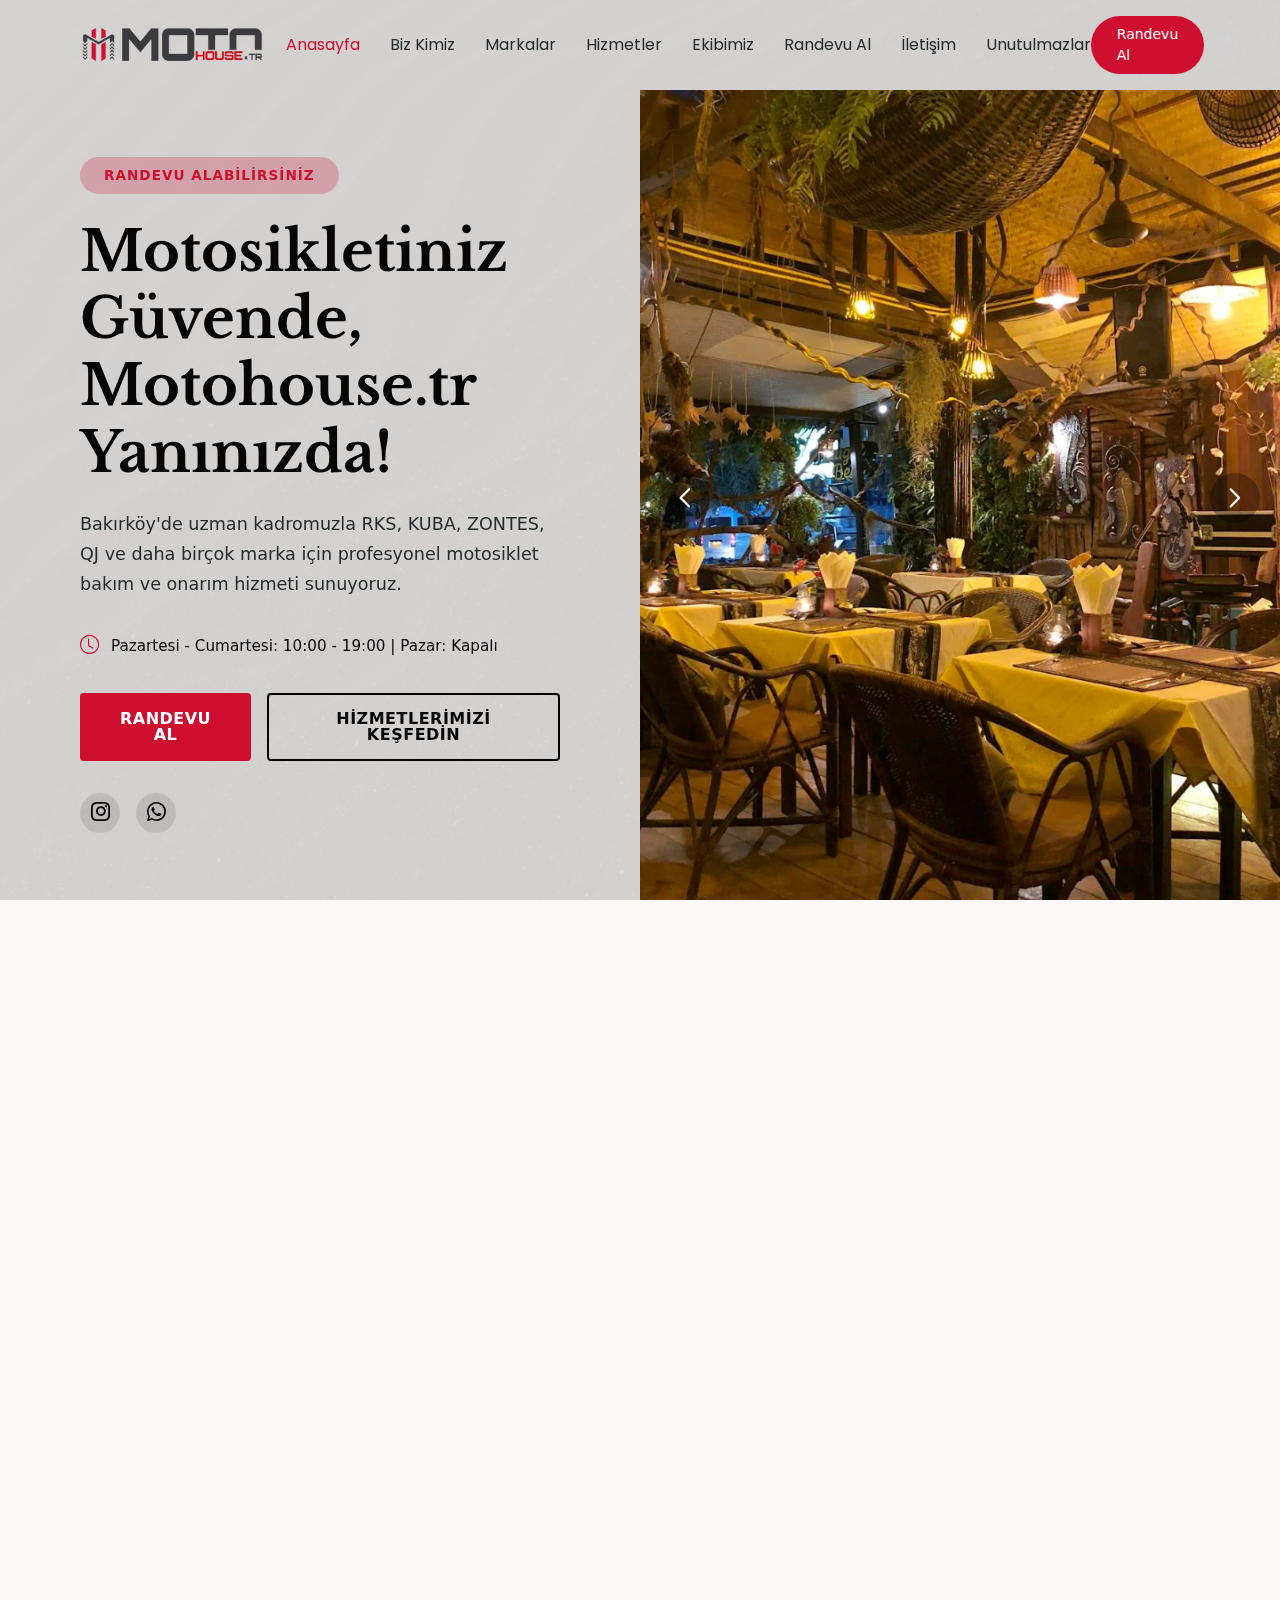
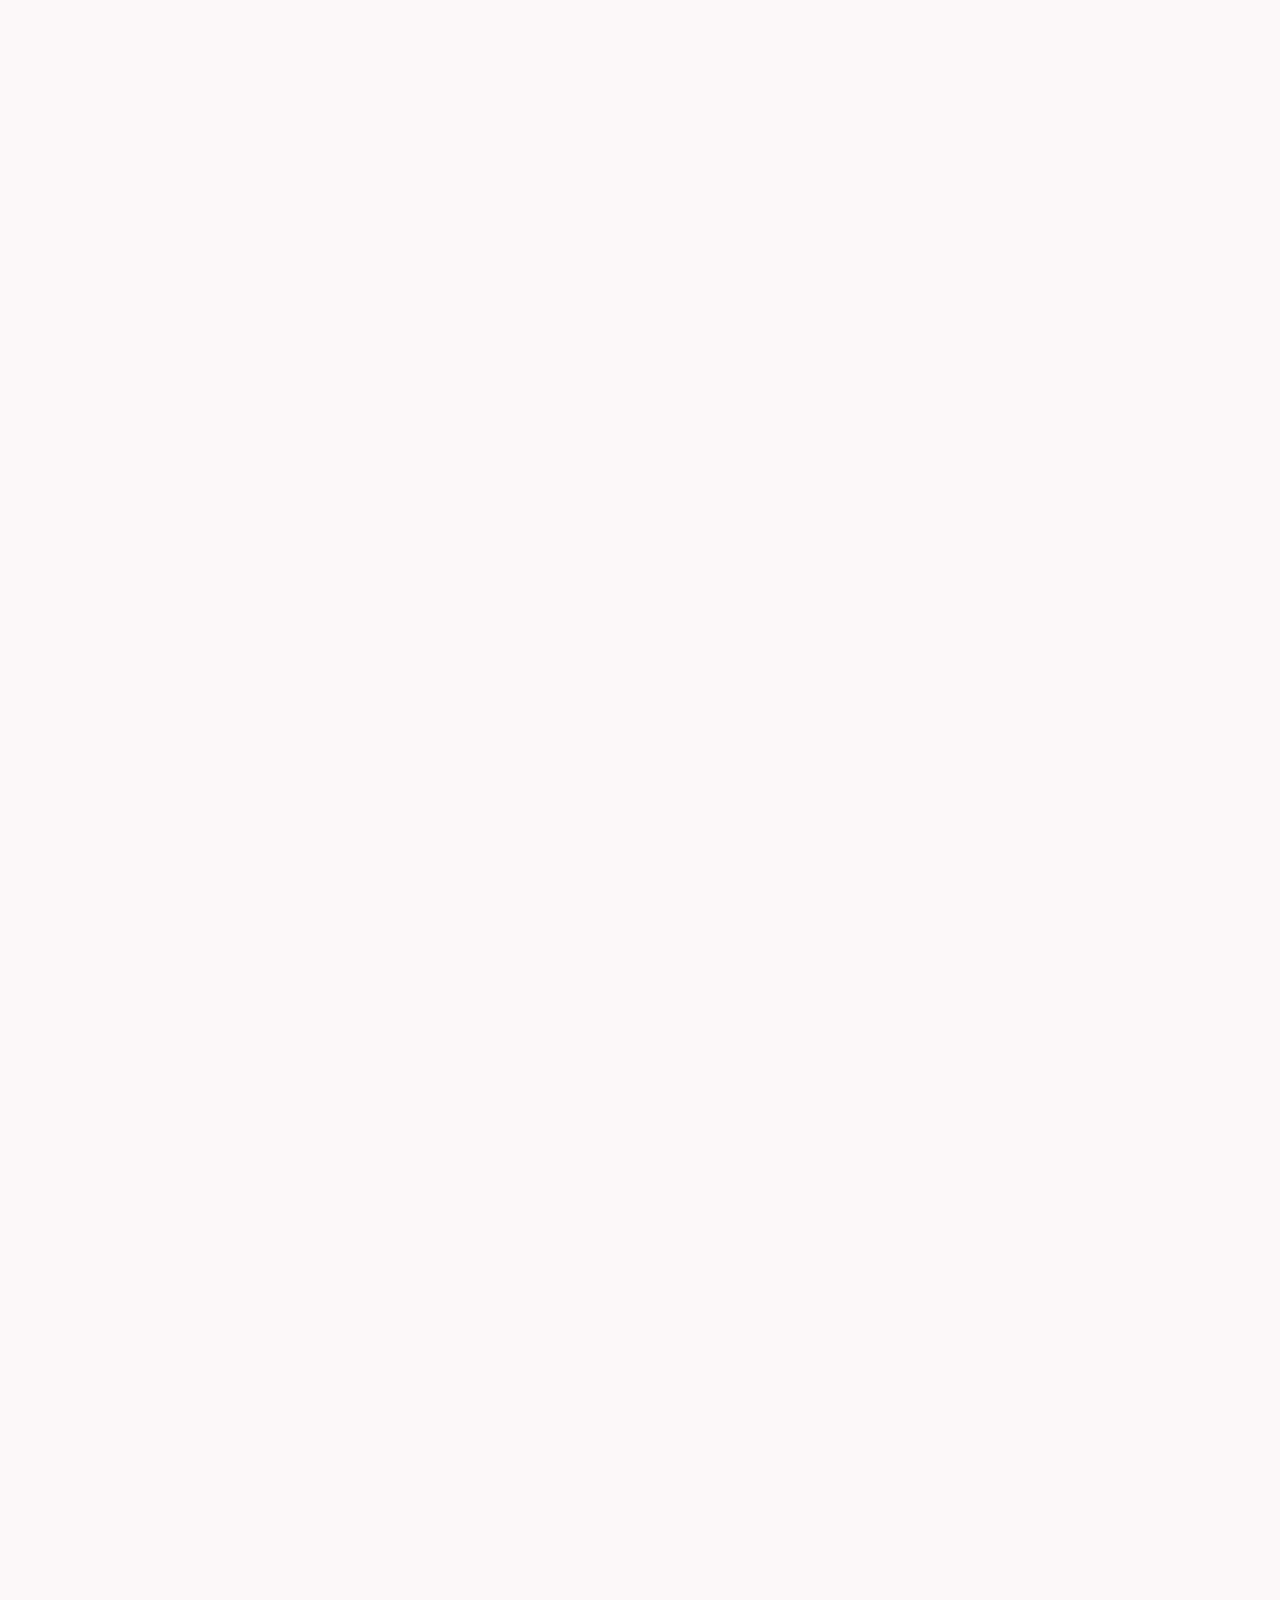
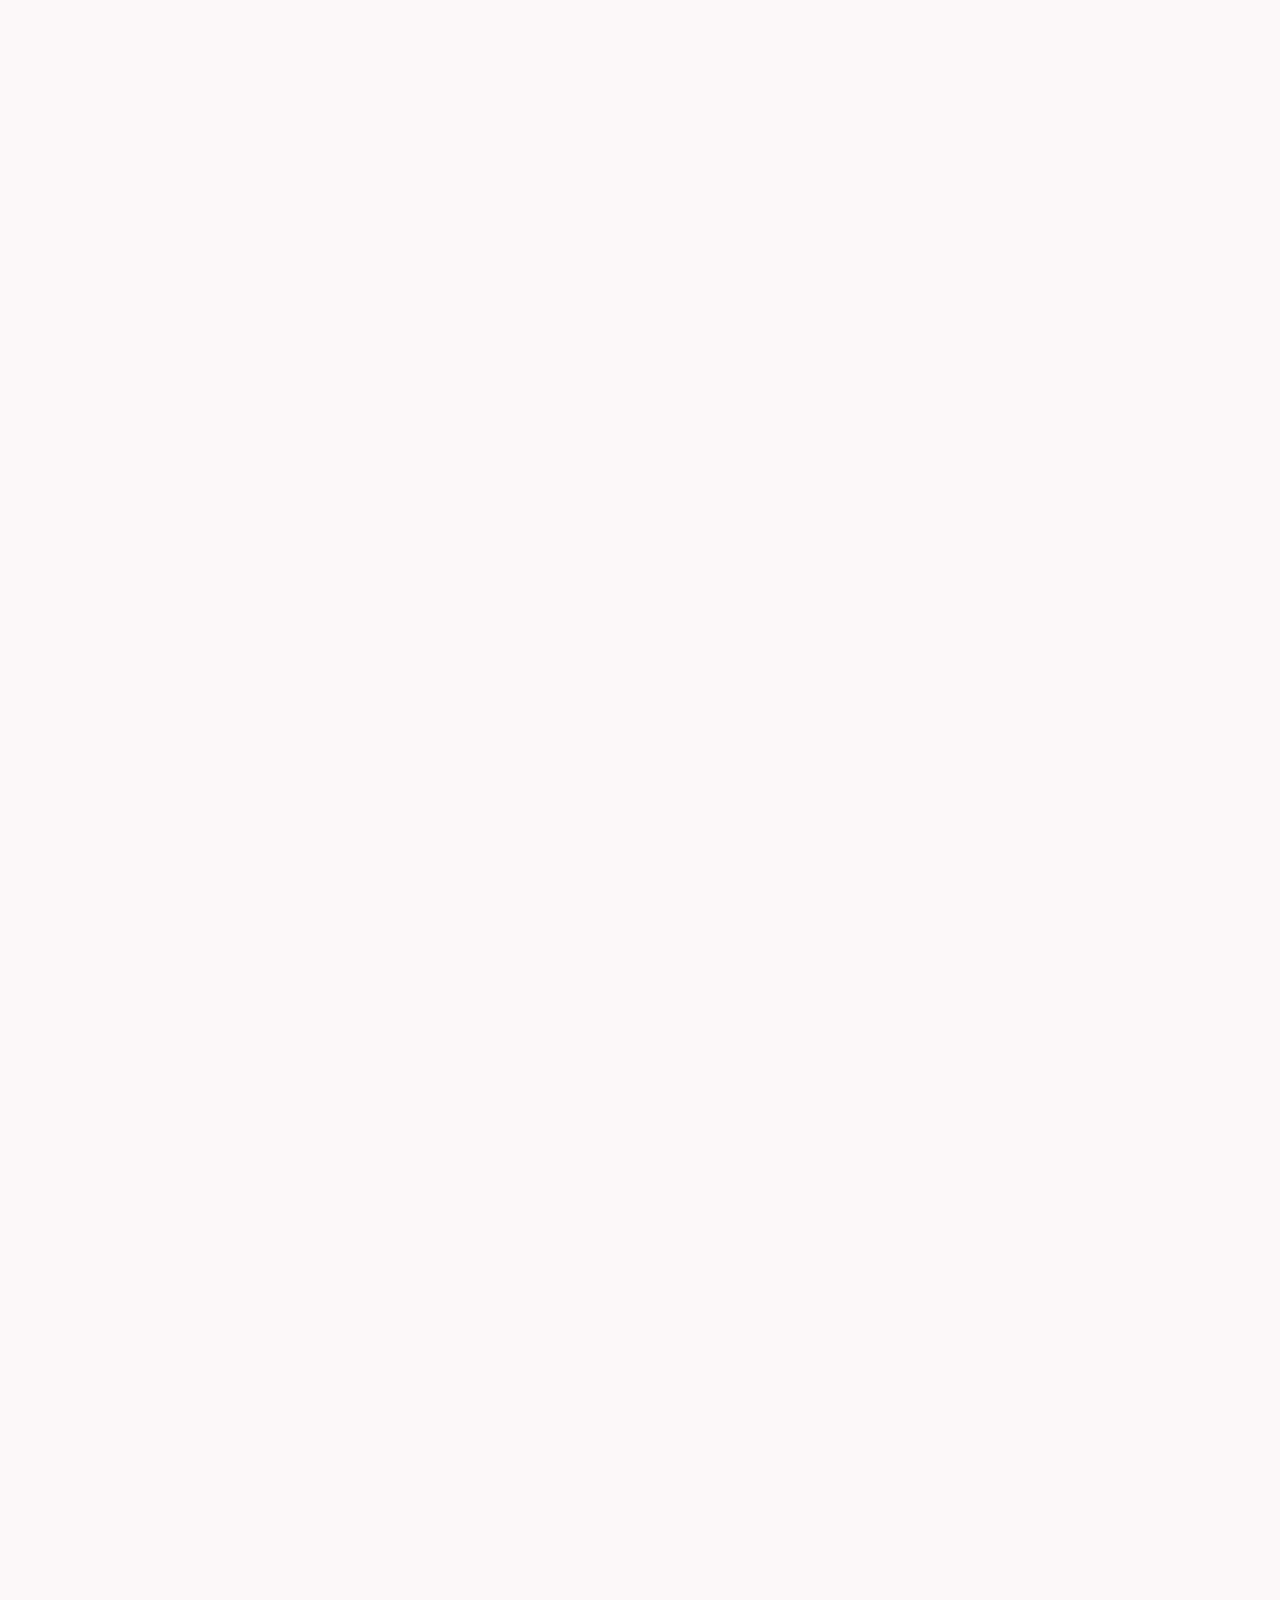
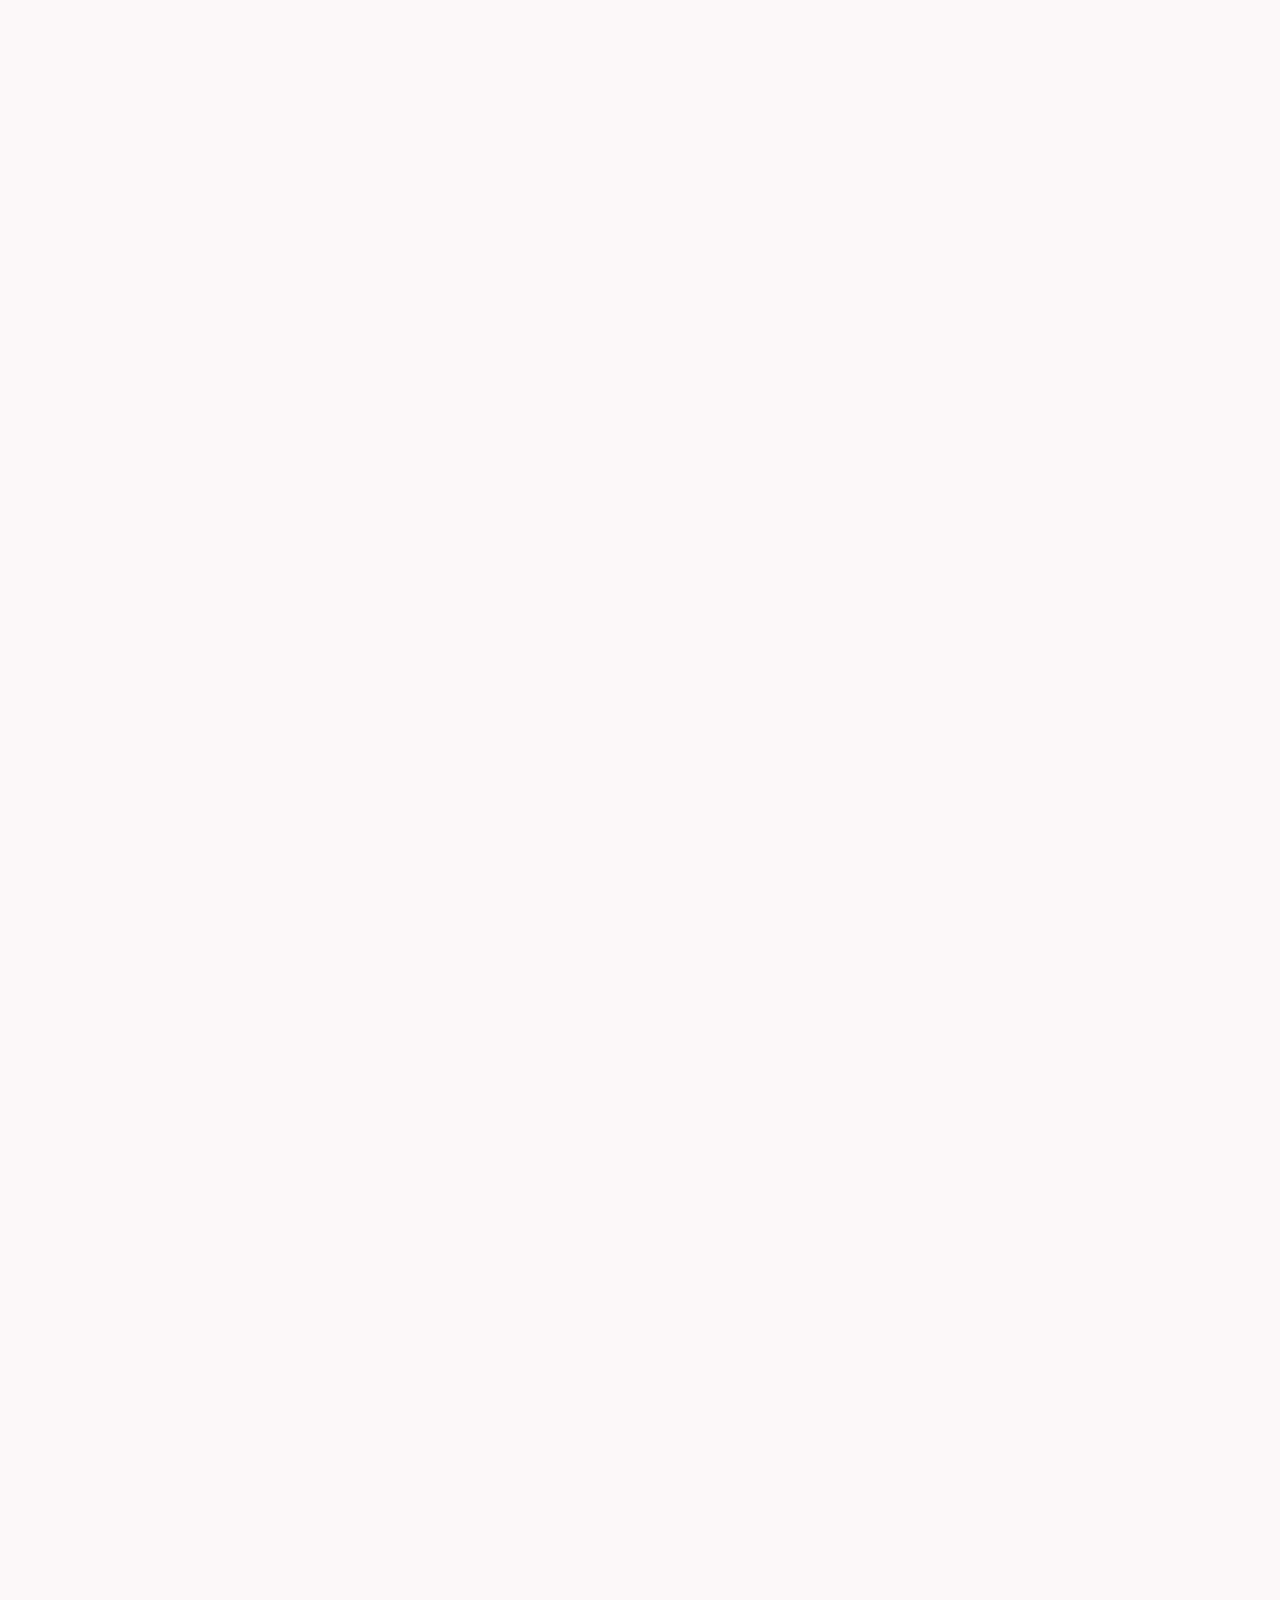
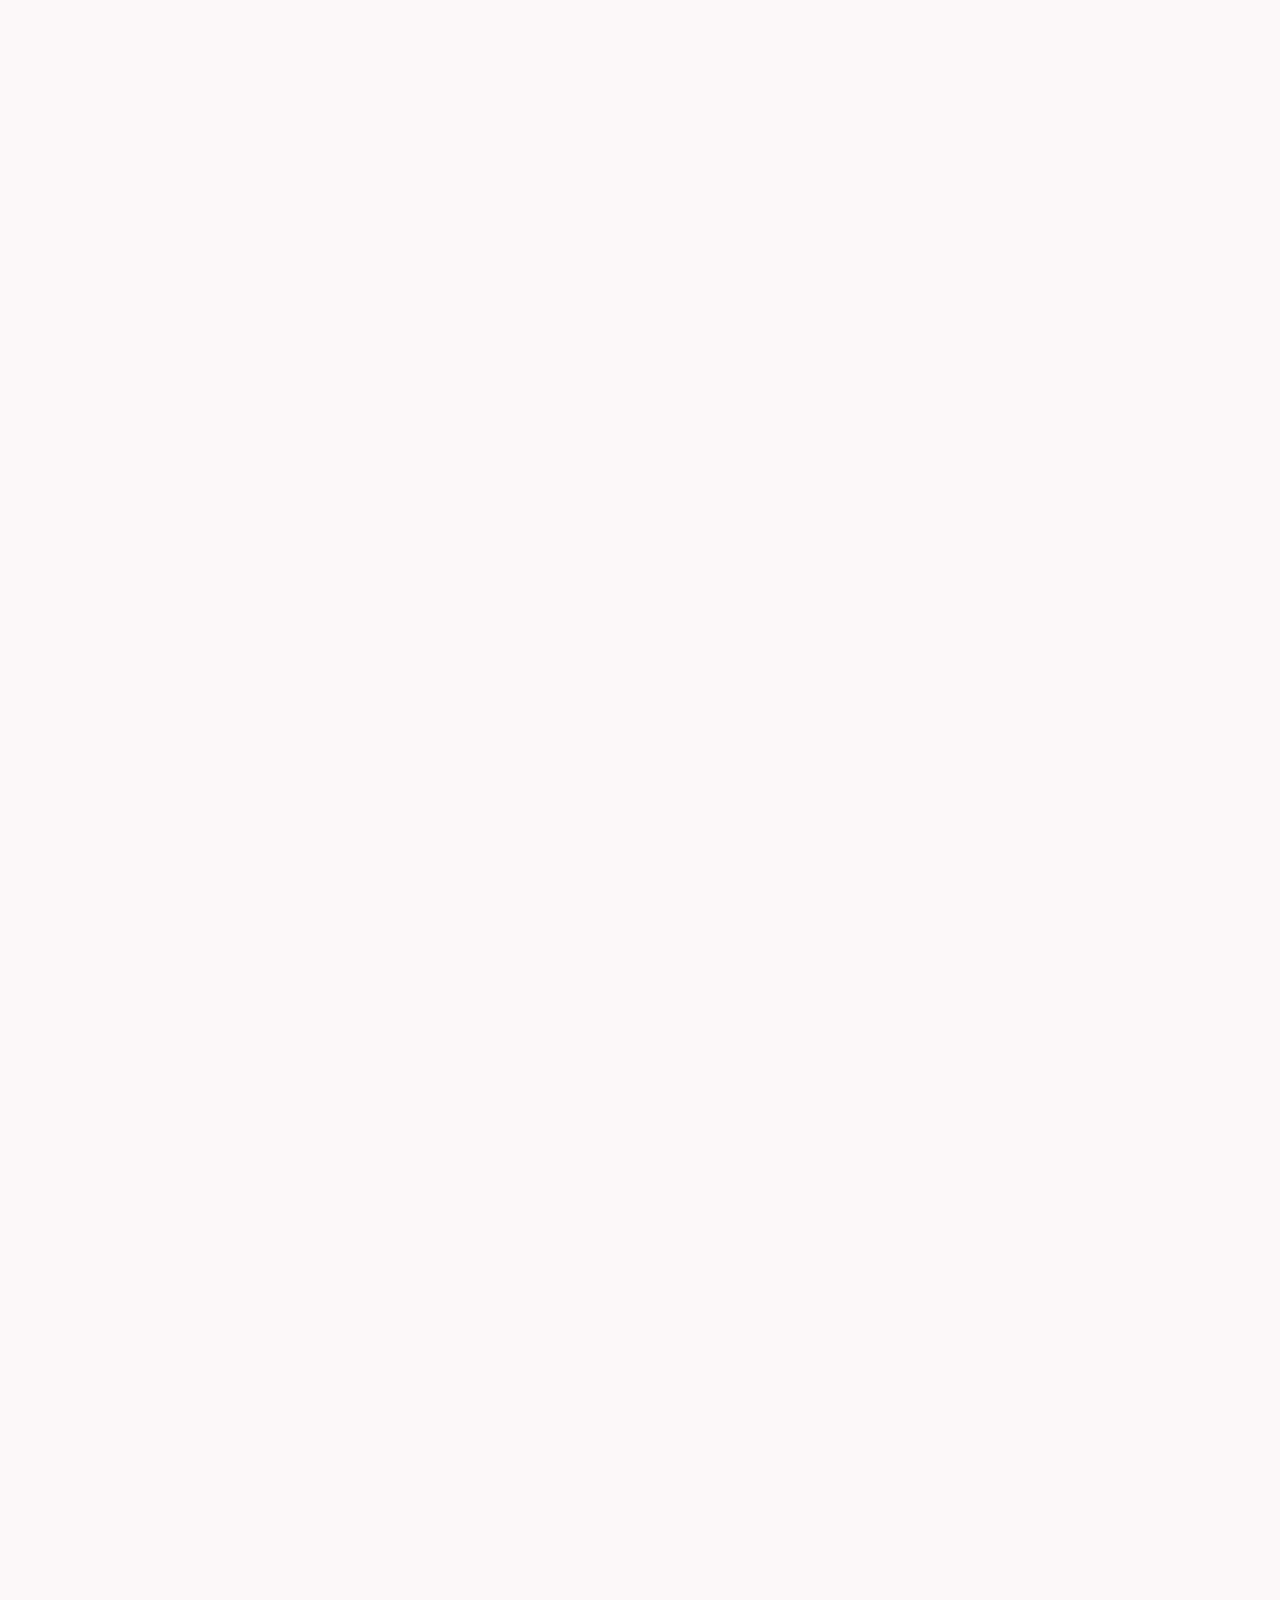
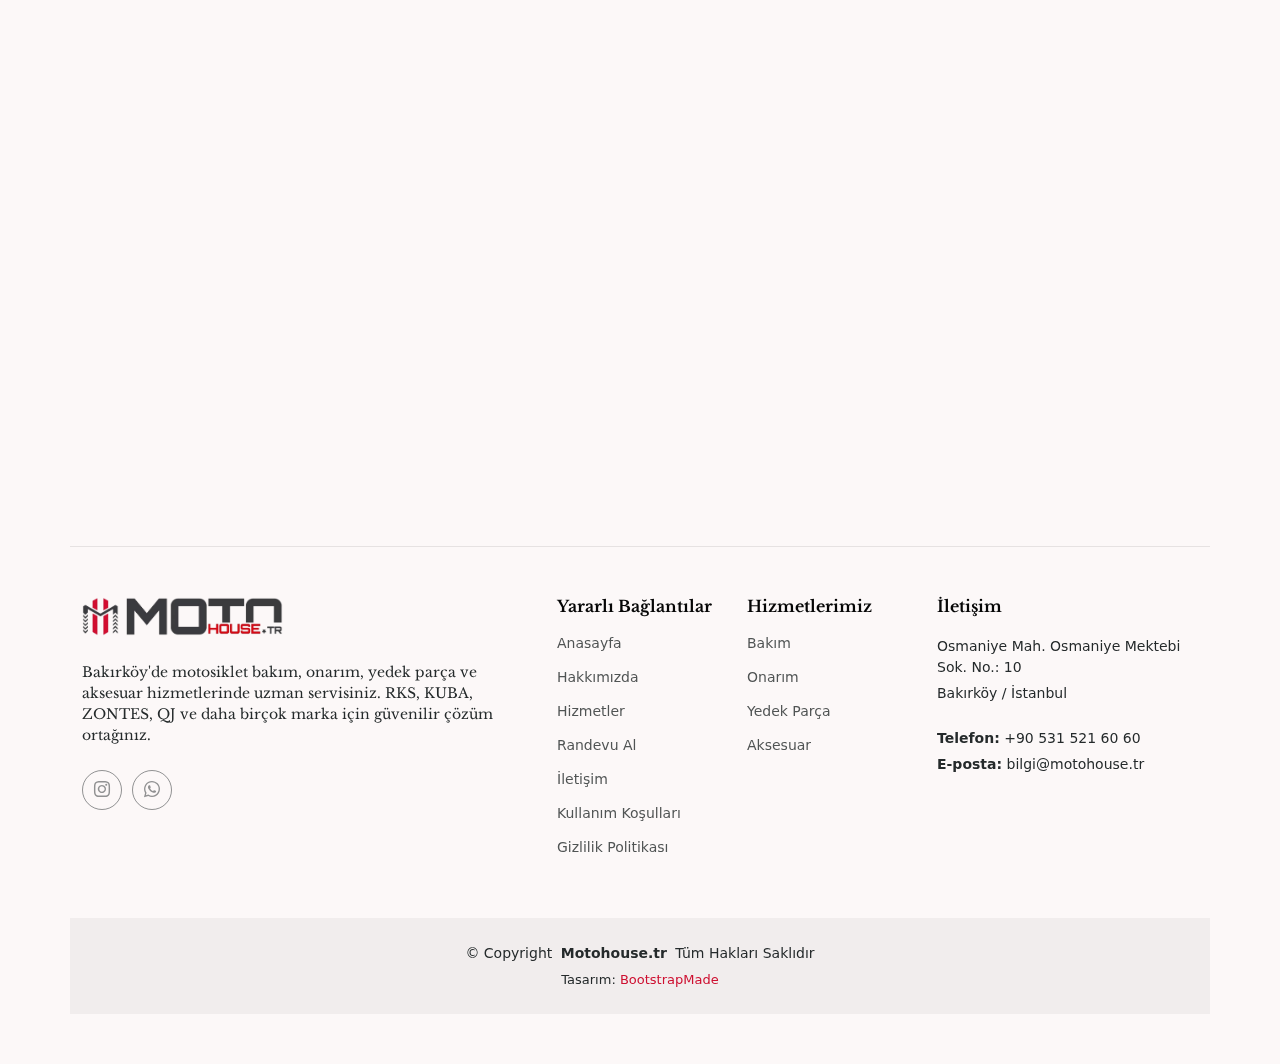
<file: index.html>
<!DOCTYPE html>
<html lang="tr">

<head>
  <meta charset="utf-8">
  <meta content="width=device-width, initial-scale=1.0" name="viewport">
  <title>Motohouse.tr - Motosiklet Servisi</title>
  <meta name="description" content="Motohouse.tr - Bakırköy'de profesyonel motosiklet bakım ve onarım servisi. RKS, KUBA, ZONTES, QJ ve yetkili markalar.">
  <meta name="keywords" content="motosiklet servisi, Motohouse.tr, Bakırköy, RKS, KUBA, ZONTES, QJ, motosiklet bakım, motosiklet onarım, @gpkompozit, @nukrotech, @motorist.tech, @bosspartsofficial">

  <!-- Favicons -->
  <link href="assets/img/favicon.ico" rel="icon">
  <link rel="icon" type="image/png" href="assets/img/logo-full.png">
  <link rel="apple-touch-icon" href="assets/img/logo-full.png">
  <link rel="icon" type="image/png" sizes="192x192" href="assets/img/logo-full.png">
  <link rel="icon" type="image/png" sizes="512x512" href="assets/img/logo-full.png">
  <link rel="manifest" href="/site.webmanifest">

  <!-- Fonts -->
  <link href="https://fonts.googleapis.com" rel="preconnect">
  <link href="https://fonts.gstatic.com" rel="preconnect" crossorigin>
  <link href="https://fonts.googleapis.com/css2?family=Roboto:ital,wght@0,100;0,300;0,400;0,500;0,700;0,900;1,100;1,300;1,400;1,500;1,700;1,900&family=Poppins:ital,wght@0,100;0,200;0,300;0,400;0,500;0,600;0,700;0,800;0,900;1,100;1,200;1,300;1,400;1,500;1,600;1,700;1,800;1,900&family=Libre+Baskerville:ital,wght@0,400;0,700;1,400;1,700&display=swap" rel="stylesheet">

  <!-- Vendor CSS Files -->
  <link href="assets/vendor/bootstrap/css/bootstrap.min.css" rel="stylesheet">
  <link href="assets/vendor/bootstrap-icons/bootstrap-icons.css" rel="stylesheet">
  <link href="assets/vendor/aos/aos.css" rel="stylesheet">
  <link href="assets/vendor/swiper/swiper-bundle.min.css" rel="stylesheet">

  <!-- Main CSS File -->
  <link href="assets/css/main.css" rel="stylesheet">
</head>

<body class="index-page">

  <header id="header" class="header d-flex align-items-center sticky-top">
    <div class="container position-relative d-flex align-items-center justify-content-between">

      <a href="index.html" class="logo d-flex align-items-center me-auto me-xl-0">
        <!-- Uncomment the line below if you also wish to use an image logo -->
        <img src="assets/img/title-lg.png" alt="">
      </a>

      <nav id="navmenu" class="navmenu">
        <ul>
          <li><a href="#hero" class="active">Anasayfa</a></li>
          <li><a href="#about">Biz Kimiz</a></li>
          <li><a href="#brands">Markalar</a></li>
          <li><a href="#menu">Hizmetler</a></li>
          <li><a href="#chefs">Ekibimiz</a></li>
          <li><a href="#book-a-table">Randevu Al</a></li>
          <li><a href="#location">İletişim</a></li>
          <li><a href="#events">Unutulmazlar</a></li>
          </li>
        </ul>
        <i class="mobile-nav-toggle d-xl-none bi bi-list"></i>
      </nav>

      <a class="btn-getstarted d-none d-sm-block" href="#location">Randevu Al</a>

    </div>
  </header>

  <main class="main">

    <!-- Hero Section -->
    <section id="hero" class="hero section">
      <div class="container-fluid hero-container" data-aos="fade-up">
        <div class="row g-0 align-items-center">
          <div class="col-lg-6 content-col">
            <div class="content-wrapper">
              <div class="status-badge">Randevu Alabilirsiniz</div>
              <h2>Motosikletiniz Güvende, Motohouse.tr Yanınızda!</h2>
              <p>Bakırköy'de uzman kadromuzla RKS, KUBA, ZONTES, QJ ve daha birçok marka için profesyonel motosiklet bakım ve onarım hizmeti sunuyoruz.</p>

              <div class="opening-hours" data-aos="fade-up" data-aos-delay="500">
                <i class="bi bi-clock"></i>
                <span>Pazartesi - Cumartesi: 10:00 - 19:00 | Pazar: Kapalı</span>
              </div>

              <div class="btn-group">
                <a href="#book-a-table" class="btn btn-book">Randevu Al</a>
                <a href="#menu" class="btn btn-menu">Hizmetlerimizi Keşfedin</a>
              </div>

              <div class="social-links">
                <a href="https://www.instagram.com/motohouse.tr/" target="_blank"><i class="bi bi-instagram"></i></a>
                <a href="https://wa.me/905315216060" target="_blank"><i class="bi bi-whatsapp"></i></a>
              </div>
            </div>
          </div>

          <div class="col-lg-6 swiper-col">
            <div class="swiper hero-swiper init-swiper" data-aos="zoom-out" data-aos-delay="100">
              <script type="application/json" class="swiper-config">
                {
                  "loop": true,
                  "speed": 800,
                  "autoplay": {
                    "delay": 5000
                  },
                  "effect": "fade",
                  "slidesPerView": 1,
                  "navigation": {
                    "nextEl": ".swiper-button-next",
                    "prevEl": ".swiper-button-prev"
                  }
                }
              </script>
              <div class="swiper-wrapper">
                <div class="swiper-slide">
                  <div class="img-container">
                    <img src="assets/img/restaurant/misc-square-1.webp" alt="Restaurant Ambience">
                  </div>
                </div>
                <div class="swiper-slide">
                  <div class="img-container">
                    <img src="assets/img/restaurant/misc-square-2.webp" alt="Signature Dish">
                  </div>
                </div>
                <div class="swiper-slide">
                  <div class="img-container">
                    <img src="assets/img/restaurant/misc-square-3.webp" alt="Expert Chefs">
                  </div>
                </div>
              </div>
              <div class="swiper-button-next"></div>
              <div class="swiper-button-prev"></div>
            </div>

          </div>
        </div>
      </div>

    </section><!-- /Hero Section -->

    <!-- About Section -->
    <section id="about" class="about section">

      <div class="container" data-aos="fade-up" data-aos-delay="100">

        <div class="row align-items-center gy-4">
          <div class="col-lg-6" data-aos="fade-up" data-aos-delay="200">
            <div class="about-content">
              <h3>Biz Kimiz?</h3>
              <p class="fst-italic">Motohouse.tr, Bakırköy'de motosiklet tutkunları için profesyonel bakım ve onarım hizmetleri sunan bir servistir.</p>
              <p>Uzman kadromuzla RKS, KUBA, ZONTES, QJ gibi markaların bakımını üstleniyor, orijinal yedek parçalar ve kaliteli aksesuarlar ile motosikletlerinizi ilk günkü gibi yapıyoruz.</p>

              <div class="chef-signature mt-4">
                <div class="row align-items-center">
                  <div class="col-auto">
                    <img src="assets/img/restaurant/chef-1.webp" class="chef-avatar rounded-circle" alt="Servis Müdürü">
                  </div>
                  <div class="col">
                    <p class="chef-message mb-2">"Motosikletler, özgürlüğün ve maceranın sembolüdür. Onlara iyi bakmak, bu sembolizmi yaşatmak demektir."</p>
                    <p class="chef-name">Servis Müdürü</p>
                  </div>
                </div>
              </div>
            </div>
          </div>

          <div class="col-lg-6" data-aos="zoom-in" data-aos-delay="300">
            <div class="about-image-wrapper">
              <img src="assets/img/restaurant/showcase-4.webp" class="img-fluid main-image shadow" alt="Servis Alanı">
              <img src="assets/img/restaurant/showcase-2.webp" class="img-fluid accent-image shadow" alt="Usta Çalışırken">
              <span class="establishment-year d-flex align-items-center justify-content-center text-center">Kuruluş 2005</span>
            </div>
          </div>
        </div>

        <div class="row mt-5 pt-4 features-section">
          <div class="col-lg-3 col-md-6 mb-4" data-aos="fade-up" data-aos-delay="200">
            <div class="feature-box">
              <div class="feature-icon">
                <i class="bi bi-award"></i>
              </div>
              <h4>Ödüllü Hizmet</h4>
              <p>Yılların tecrübesiyle ödüllü motosiklet bakım ve onarım hizmeti.</p>
            </div>
          </div>

          <div class="col-lg-3 col-md-6 mb-4" data-aos="fade-up" data-aos-delay="300">
            <div class="feature-box">
              <div class="feature-icon">
                <i class="bi bi-egg-fried"></i>
              </div>
              <h4>Orijinal Parçalar</h4>
              <p>Tüm bakım ve onarımlarda orijinal ve kaliteli yedek parça kullanımı.</p>
            </div>
          </div>

          <div class="col-lg-3 col-md-6 mb-4" data-aos="fade-up" data-aos-delay="400">
            <div class="feature-box">
              <div class="feature-icon">
                <i class="bi bi-people"></i>
              </div>
              <h4>Uzman Kadro</h4>
              <p>Alanında uzman, deneyimli motosiklet ustalarımız ile güvenilir hizmet.</p>
            </div>
          </div>

          <div class="col-lg-3 col-md-6 mb-4" data-aos="fade-up" data-aos-delay="500">
            <div class="feature-box">
              <div class="feature-icon">
                <i class="bi bi-heart"></i>
              </div>
              <h4>Sevgiyle Bakım</h4>
              <p>Motosikletinize kendi aracımız gibi özen gösteriyoruz.</p>
            </div>
          </div>
        </div>

        <div class="row mt-3">
          <div class="col-lg-12" data-aos="fade-up" data-aos-delay="200">
            <div class="stats-container">
              <div class="stat-item">
                <span class="stat-number"><span data-purecounter-start="0" data-purecounter-end="15" data-purecounter-duration="0" class="purecounter">15</span>+</span>
                <p class="stat-label">Yıllık Tecrübe</p>
              </div>

              <div class="stat-item">
                <span class="stat-number"><span data-purecounter-start="0" data-purecounter-end="5" data-purecounter-duration="0" class="purecounter">5</span></span>
                <p class="stat-label">Uzman Personel</p>
              </div>

              <div class="stat-item">
                <span class="stat-number"><span data-purecounter-start="0" data-purecounter-end="4" data-purecounter-duration="0" class="purecounter">4</span></span>
                <p class="stat-label">Hizmet Verilen Ana Marka</p>
              </div>

              <div class="stat-item">
                <span class="stat-number"><span data-purecounter-start="0" data-purecounter-end="1000" data-purecounter-duration="0" class="purecounter">1000</span>+</span>
                <p class="stat-label">Mutlu Müşteri</p>
              </div>
            </div>
          </div>
        </div>

      </div>

    </section><!-- /About Section -->

    <!-- Markalar Section -->
    <section id="brands" class="events section">
      <div class="container" data-aos="fade-up" data-aos-delay="100">
        <div class="intro-text text-center mb-5" data-aos="fade-up" data-aos-delay="150">
          <h2>Hizmet Verdiğimiz Markalar</h2>
          <p>Motohouse.tr olarak aşağıdaki markalara profesyonel servis ve bakım hizmeti sunuyoruz.</p>
        </div>
        <div class="event-types">
          <div class="row">
            <div class="col-lg-3 col-md-6 mb-4 h-100" data-aos="fade-up" data-aos-delay="200">
              <div class="event-type-card h-100">
                <div class="icon-wrapper">
                  <img src="assets/img/markalar/logo-rks-black.png" alt="RKS" style="max-width:80px;max-height:80px;">
                </div>
                <h3>RKS</h3>
                <p>RKS motosikletler için yetkili bakım ve onarım hizmeti.</p>
                <span class="capacity">Tüm Modeller</span>
              </div>
            </div>
            <div class="col-lg-3 col-md-6 mb-4 h-100" data-aos="fade-up" data-aos-delay="250">
              <div class="event-type-card h-100">
                <div class="icon-wrapper">
                  <img src="assets/img/markalar/kuba-logo-white.svg" alt="KUBA" style="max-width:80px;max-height:80px;">
                </div>
                <h3>KUBA</h3>
                <p>KUBA motosikletler için uzman servis ve yedek parça.</p>
                <span class="capacity">Tüm Modeller</span>
              </div>
            </div>
            <div class="col-lg-3 col-md-6 mb-4 h-100" data-aos="fade-up" data-aos-delay="300">
              <div class="event-type-card h-100">
                <div class="icon-wrapper">
                  <img src="assets/img/markalar/zontes-logo-black-white.png" alt="ZONTES" style="max-width:80px;max-height:80px;">
                </div>
                <h3>ZONTES</h3>
                <p>ZONTES motosikletler için profesyonel bakım ve onarım.</p>
                <span class="capacity">Tüm Modeller</span>
              </div>
            </div>
            <div class="col-lg-3 col-md-6 mb-4 h-100" data-aos="fade-up" data-aos-delay="350">
              <div class="event-type-card h-100">
                <div class="icon-wrapper">
                  <img src="assets/img/markalar/qj-logo-red.avif" alt="Qj" style="max-width:80px;max-height:80px;">
                </div>
                <h3>Qj</h3>
                <p>Qj motosikletler için profesyonel bakım ve onarım.</p>
                <span class="capacity">Tüm Modeller</span>
              </div>
            </div>
          </div>
        </div>
      </div>
    </section><!-- /Markalar Section -->

    <!-- Menu Section -->
    <section id="menu" class="menu section">

      <!-- Section Title -->
      <div class="container section-title" data-aos="fade-up">
        <h2>Hizmetler</h2>
        <p>Motohouse.tr olarak motosikletiniz için bakım, onarım, yedek parça ve aksesuar hizmetleri sunuyoruz.</p>
      </div><!-- End Section Title -->

      <div class="container" data-aos="fade-up">

        <div class="isotope-layout" data-default-filter=".filter-starters" data-layout="masonry" data-sort="original-order">

          <div class="menu-filters isotope-filters mb-5">
            <ul>
              <li data-filter=".filter-starters" class="filter-active">Bakım</li>
              <li data-filter=".filter-main">Onarım</li>
              <li data-filter=".filter-dessert">Yedek Parça</li>
              <li data-filter=".filter-drinks">Aksesuar</li>
            </ul>
          </div>

          <div class="menu-container isotope-container row gy-4">

            <!-- Bakım Hizmetleri -->
            <div class="col-lg-6 isotope-item filter-starters">
              <div class="menu-item d-flex align-items-center gap-4">
                <img src="assets/img/restaurant/starter-2.webp" alt="Yağ Bakımı" class="menu-img img-fluid rounded-3">
                <div class="menu-content">
                  <h5>Yağ Bakımı <span class="menu-tag">RKS, KUBA, ZONTES, QJ</span></h5>
                  <p>Motosikletinizin motor ömrünü uzatmak için düzenli yağ değişimi ve bakımı.</p>
                  <div class="price">Fiyat için iletişime geçiniz.</div>
                </div>
              </div>
            </div>
            <div class="col-lg-6 isotope-item filter-starters">
              <div class="menu-item d-flex align-items-center gap-4">
                <img src="assets/img/restaurant/starter-5.webp" alt="Zincir Bakımı" class="menu-img img-fluid rounded-3">
                <div class="menu-content">
                  <h5>Zincir Bakımı <span class="menu-tag">Tüm Markalar</span></h5>
                  <p>Zincir temizliği, yağlanması ve ayarı ile güvenli sürüş.</p>
                  <div class="price">Fiyat için iletişime geçiniz.</div>
                </div>
              </div>
            </div>
            <div class="col-lg-6 isotope-item filter-starters">
              <div class="menu-item d-flex align-items-center gap-4">
                <img src="assets/img/restaurant/main-1.webp" alt="Yağ Filtresi Değişimi" class="menu-img img-fluid rounded-3">
                <div class="menu-content">
                  <h5>Yağ Filtresi Değişimi <span class="menu-tag">RKS, KUBA, ZONTES, QJ</span></h5>
                  <p>Motorunuzun sağlığı için düzenli yağ filtresi değişimi.</p>
                  <div class="price">Fiyat için iletişime geçiniz.</div>
                </div>
              </div>
            </div>

            <!-- Onarım Hizmetleri -->
            <div class="col-lg-6 isotope-item filter-main">
              <div class="menu-item d-flex align-items-center gap-4">
                <img src="assets/img/restaurant/main-4.webp" alt="Zincir Gerdirme" class="menu-img img-fluid rounded-3">
                <div class="menu-content">
                  <h5>Zincir Gerdirme <span class="menu-tag">Tüm Markalar</span></h5>
                  <p>Zincirinizin doğru gerginlikte olması için profesyonel ayar.</p>
                  <div class="price">Fiyat için iletişime geçiniz.</div>
                </div>
              </div>
            </div>
            <div class="col-lg-6 isotope-item filter-main">
              <div class="menu-item d-flex align-items-center gap-4">
                <img src="assets/img/restaurant/dessert-2.webp" alt="Fren Balata Değişimi" class="menu-img img-fluid rounded-3">
                <div class="menu-content">
                  <h5>Fren Balata Değişimi <span class="menu-tag">RKS, KUBA, ZONTES, QJ</span></h5>
                  <p>Güvenliğiniz için fren balatalarının kontrolü ve değişimi.</p>
                  <div class="price">Fiyat için iletişime geçiniz.</div>
                </div>
              </div>
            </div>
            <div class="col-lg-6 isotope-item filter-main">
              <div class="menu-item d-flex align-items-center gap-4">
                <img src="assets/img/restaurant/dessert-7.webp" alt="Elektrik Arıza Onarımı" class="menu-img img-fluid rounded-3">
                <div class="menu-content">
                  <h5>Elektrik Arıza Onarımı <span class="menu-tag">Tüm Markalar</span></h5>
                  <p>Motosikletinizdeki elektriksel sorunların tespiti ve onarımı.</p>
                  <div class="price">Fiyat için iletişime geçiniz.</div>
                </div>
              </div>
            </div>

            <!-- Yedek Parça Hizmetleri -->
            <div class="col-lg-6 isotope-item filter-dessert">
              <div class="menu-item d-flex align-items-center gap-4">
                <img src="assets/img/restaurant/drink-3.webp" alt="Zincir" class="menu-img img-fluid rounded-3">
                <div class="menu-content">
                  <h5>Zincir <span class="menu-tag">RKS, KUBA, ZONTES, QJ</span></h5>
                  <p>Orijinal ve uyumlu zincir yedek parça temini.</p>
                  <div class="price">Fiyat için iletişime geçiniz.</div>
                </div>
              </div>
            </div>
            <div class="col-lg-6 isotope-item filter-dessert">
              <div class="menu-item d-flex align-items-center gap-4">
                <img src="assets/img/restaurant/drink-8.webp" alt="Gidon" class="menu-img img-fluid rounded-3">
                <div class="menu-content">
                  <h5>Gidon <span class="menu-tag">Tüm Markalar</span></h5>
                  <p>Gidon ve bağlantı parçaları yedek parça temini.</p>
                  <div class="price">Fiyat için iletişime geçiniz.</div>
                </div>
              </div>
            </div>
            <div class="col-lg-6 isotope-item filter-dessert">
              <div class="menu-item d-flex align-items-center gap-4">
                <img src="assets/img/restaurant/main-3.webp" alt="Fren Balatası" class="menu-img img-fluid rounded-3">
                <div class="menu-content">
                  <h5>Fren Balatası <span class="menu-tag">RKS, KUBA, ZONTES, QJ</span></h5>
                  <p>Farklı marka ve modellere uygun fren balatası temini.</p>
                  <div class="price">Fiyat için iletişime geçiniz.</div>
                </div>
              </div>
            </div>

            <!-- Aksesuar Hizmetleri -->
            <div class="col-lg-6 isotope-item filter-drinks">
              <div class="menu-item d-flex align-items-center gap-4">
                <img src="assets/img/restaurant/event-1.webp" alt="Servis Atölyesi" class="menu-img img-fluid rounded-3">
                <div class="menu-content">
                  <h5>GP Kompozit Cam <span class="menu-tag"><span class="badge-special"><a href="https://www.instagram.com/gpkompozit/" target="_blank" rel="noopener" style="color:inherit;text-decoration:none;">@gpkompozit</a></span></span></h5>
                  <p>GP Kompozit marka cam ve koruma aksesuarlarının montajı.</p>
                  <div class="price">Fiyat için iletişime geçiniz.</div>
                </div>
              </div>
            </div>
            <div class="col-lg-6 isotope-item filter-drinks">
              <div class="menu-item d-flex align-items-center gap-4">
                <img src="assets/img/restaurant/event-5.webp" alt="Atölye Detay" class="menu-img img-fluid rounded-3">
                <div class="menu-content">
                  <h5>Nukrotech Koruma Demiri <span class="menu-tag"><span class="badge-special"><a href="https://www.instagram.com/nukrotech/" target="_blank" rel="noopener" style="color:inherit;text-decoration:none;">@nukrotech</a></span></span></h5>
                  <p>Nukrotech marka koruma demiri ve aksesuar montajı.</p>
                  <div class="price">Fiyat için iletişime geçiniz.</div>
                </div>
              </div>
            </div>
            <div class="col-lg-6 isotope-item filter-drinks">
              <div class="menu-item d-flex align-items-center gap-4">
                <img src="assets/img/restaurant/event-7.webp" alt="Aksesuar Montajı" class="menu-img img-fluid rounded-3">
                <div class="menu-content">
                  <h5>Motorist Tech Sele Kılıfı <span class="menu-tag"><span class="badge-special"><a href="https://www.instagram.com/motorist.tech/" target="_blank" rel="noopener" style="color:inherit;text-decoration:none;">@motorist.tech</a></span></span></h5>
                  <p>Motorist Tech marka sele kılıfı ve aksesuar montajı.</p>
                  <div class="price">Fiyat için iletişime geçiniz.</div>
                </div>
              </div>
            </div>
            <div class="col-lg-6 isotope-item filter-drinks">
              <div class="menu-item d-flex align-items-center gap-4">
                <img src="assets/img/restaurant/event-8.webp" alt="BossParts Yan Ayak" class="menu-img img-fluid rounded-3">
                <div class="menu-content">
                  <h5>BossParts Yan Ayak <span class="menu-tag"><span class="badge-special"><a href="https://www.instagram.com/bosspartsofficial/" target="_blank" rel="noopener" style="color:inherit;text-decoration:none;">@bosspartsofficial</a></span></span></h5>
                  <p>BossParts marka yan ayak ve aksesuar montajı.</p>
                  <div class="price">Fiyat için iletişime geçiniz.</div>
                </div>
              </div>
            </div>
          </div>

        </div>


        <!-- Chef's Specials -->
        <div class="col-12 mt-5" data-aos="fade-up">
          <div class="specials-badge">
            <span><i class="bi bi-award"></i> Motohouse.tr Özel Hizmetler</span>
          </div>
          <div class="specials-container">
            <div class="row g-4">
              <div class="col-md-3">
                <div class="menu-item special-item">
                  <div class="menu-item-img">
                    <img src="assets/img/restaurant/event-1.webp" alt="GP Kompozit" class="img-fluid">
                    <div class="menu-item-badges">
                      <span class="badge-special"><a href="https://www.instagram.com/gpkompozit/" target="_blank" rel="noopener" style="color:inherit;text-decoration:none;">@gpkompozit</a></span>
                    </div>
                  </div>
                  <div class="menu-item-content">
                    <h4>GP Kompozit Cam ve Koruma</h4>
                    <p>GP Kompozit marka cam ve koruma aksesuarlarının montajı ve satışı.</p>
                    <div class="menu-item-price">Detaylı Bilgi İçin Arayın</div>
                  </div>
                </div>
              </div>
              <div class="col-md-3">
                <div class="menu-item special-item">
                  <div class="menu-item-img">
                    <img src="assets/img/restaurant/event-5.webp" alt="Nukrotech" class="img-fluid">
                    <div class="menu-item-badges">
                      <span class="badge-special"><a href="https://www.instagram.com/nukrotech/" target="_blank" rel="noopener" style="color:inherit;text-decoration:none;">@nukrotech</a></span>
                    </div>
                  </div>
                  <div class="menu-item-content">
                    <h4>Nukrotech Koruma Demiri</h4>
                    <p>Nukrotech marka koruma demiri ve aksesuar montajı.</p>
                    <div class="menu-item-price">Detaylı Bilgi İçin Arayın</div>
                  </div>
                </div>
              </div>
              <div class="col-md-3">
                <div class="menu-item special-item">
                  <div class="menu-item-img">
                    <img src="assets/img/restaurant/event-7.webp" alt="Motorist Tech" class="img-fluid">
                    <div class="menu-item-badges">
                      <span class="badge-special"><a href="https://www.instagram.com/motorist.tech/" target="_blank" rel="noopener" style="color:inherit;text-decoration:none;">@motorist.tech</a></span>
                    </div>
                  </div>
                  <div class="menu-item-content">
                    <h4>Motorist Tech Sele Kılıfı</h4>
                    <p>Motorist Tech marka sele kılıfı ve aksesuar montajı.</p>
                    <div class="menu-item-price">Detaylı Bilgi İçin Arayın</div>
                  </div>
                </div>
              </div>
              <div class="col-md-3">
                <div class="menu-item special-item">
                  <div class="menu-item-img">
                    <img src="assets/img/restaurant/event-8.webp" alt="BossParts" class="img-fluid">
                    <div class="menu-item-badges">
                      <span class="badge-special"><a href="https://www.instagram.com/bosspartsofficial/" target="_blank" rel="noopener" style="color:inherit;text-decoration:none;">@bosspartsofficial</a></span>
                    </div>
                  </div>
                  <div class="menu-item-content">
                    <h4>BossParts Yan Ayak</h4>
                    <p>BossParts marka yan ayak ve aksesuar montajı.</p>
                    <div class="menu-item-price">Detaylı Bilgi İçin Arayın</div>
                  </div>
                </div>
              </div>
            </div>
          </div>
        </div>

      </div>

    </section><!-- /Menu Section -->

    <!-- Testimonials Section -->
    <section id="testimonials" class="testimonials section">

      <!-- Section Title -->
      <div class="container section-title" data-aos="fade-up">
        <h2>Müşteri Yorumları</h2>
        <p>Hizmetlerimizden memnun kalan müşterilerimizin görüşleri</p>
      </div><!-- End Section Title -->

      <div class="container" data-aos="fade-up" data-aos-delay="100">
        <div class="swiper init-swiper">
          <script type="application/json" class="swiper-config">
            {
              "loop": true,
              "speed": 600,
              "autoplay": {
                "delay": 5000
              },
              "slidesPerView": "auto",
              "pagination": {
                "el": ".swiper-pagination",
                "type": "bullets",
                "clickable": true
              },
              "breakpoints": {
                "320": {
                  "slidesPerView": 1,
                  "spaceBetween": 40
                },
                "1200": {
                  "slidesPerView": 3,
                  "spaceBetween": 1
                }
              }
            }
          </script>
          <div class="swiper-wrapper">

            <div class="swiper-slide">
              <div class="testimonial-item">
                <div class="stars">
                  <i class="bi bi-star-fill"></i><i class="bi bi-star-fill"></i><i class="bi bi-star-fill"></i><i class="bi bi-star-fill"></i><i class="bi bi-star-fill"></i>
                </div>
                <p>
                  Motohouse.tr ekibi motosikletimin bakımını titizlikle yaptı. Güvenle tavsiye ederim!
                </p>
                <div class="profile mt-auto">
                  <img src="assets/img/person/person-m-9.webp" class="testimonial-img" alt="">
                  <h3>Ahmet Demir</h3>
                  <h4>Müşteri</h4>
                </div>
              </div>
            </div><!-- End testimonial item -->

            <div class="swiper-slide">
              <div class="testimonial-item">
                <div class="stars">
                  <i class="bi bi-star-fill"></i><i class="bi bi-star-fill"></i><i class="bi bi-star-fill"></i><i class="bi bi-star-fill"></i><i class="bi bi-star-fill"></i>
                </div>
                <p>
                  Hızlı ve kaliteli hizmet için teşekkürler. Yedek parça temini çok hızlıydı.
                </p>
                <div class="profile mt-auto">
                  <img src="assets/img/person/person-f-5.webp" class="testimonial-img" alt="">
                  <h3>Elif Kaya</h3>
                  <h4>Müşteri</h4>
                </div>
              </div>
            </div><!-- End testimonial item -->

            <div class="swiper-slide">
              <div class="testimonial-item">
                <div class="stars">
                  <i class="bi bi-star-fill"></i><i class="bi bi-star-fill"></i><i class="bi bi-star-fill"></i><i class="bi bi-star-fill"></i><i class="bi bi-star-fill"></i>
                </div>
                <p>
                  Uzman kadro ve güler yüzlü hizmet. Herkese tavsiye ederim.
                </p>
                <div class="profile mt-auto">
                  <img src="assets/img/person/person-f-12.webp" class="testimonial-img" alt="">
                  <h3>Mehmet Yıldız</h3>
                  <h4>Müşteri</h4>
                </div>
              </div>
            </div><!-- End testimonial item -->

            <div class="swiper-slide">
              <div class="testimonial-item">
                <div class="stars">
                  <i class="bi bi-star-fill"></i><i class="bi bi-star-fill"></i><i class="bi bi-star-fill"></i><i class="bi bi-star-fill"></i><i class="bi bi-star-fill"></i>
                </div>
                <p>
                  Elektrik arızamı kısa sürede çözdüler. Teşekkürler Motohouse.tr!
                </p>
                <div class="profile mt-auto">
                  <img src="assets/img/person/person-m-12.webp" class="testimonial-img" alt="">
                  <h3>Ayşe Karaca</h3>
                  <h4>Müşteri</h4>
                </div>
              </div>
            </div><!-- End testimonial item -->

          </div>
          <div class="swiper-pagination"></div>
        </div>

      </div>

    </section><!-- /Testimonials Section -->

    <!-- Chefs Section -->
    <section id="chefs" class="chefs section">

      <!-- Section Title -->
      <div class="container section-title" data-aos="fade-up">
        <h2>Ekibimiz</h2>
        <p>Motohouse.tr ailesi olarak motosikletinize en iyi hizmeti sunmak için buradayız.</p>
      </div><!-- End Section Title -->

      <div class="container" data-aos="fade-up" data-aos-delay="100">

        <div class="row">
          <div class="col-lg-5">
            <div class="chef-highlight" data-aos="fade-right" data-aos-delay="200">
              <figure class="chef-image">
                <img src="assets/img/restaurant/chef-1.webp" class="img-fluid" alt="Servis Müdürü">
              </figure>
              <div class="chef-details">
                <h3>Servis Müdürü</h3>
                <h2>Ahmet Yılmaz</h2>
                <div class="chef-awards">
                  <span><i class="bi bi-star-fill"></i> 15 Yıl Tecrübe</span>
                  <span><i class="bi bi-star-fill"></i> Usta Eğitmen</span>
                </div>
                <p>Motohouse.tr'nin kurucusu ve baş ustası. Motosiklet bakım ve onarımında uzman.</p>
              </div>
            </div>
          </div>

          <div class="col-lg-7">
            <div class="team-container" data-aos="fade-left" data-aos-delay="300">
              <div class="row g-4">
                <div class="col-md-6">
                  <div class="chef-card" data-aos="zoom-in" data-aos-delay="200">
                    <div class="chef-img">
                      <img src="assets/img/restaurant/chef-2.webp" class="img-fluid" alt="Usta Mekanik">
                      <div class="social-links">
                        <a href="#"><i class="bi bi-instagram"></i></a>
                      </div>
                    </div>
                    <div class="chef-info">
                      <h4>Burak Şahin</h4>
                      <p class="role">Usta Mekanik</p>
                      <p class="details">Motosiklet bakım ve onarımında 10 yıllık tecrübe.</p>
                    </div>
                  </div>
                </div>

                <div class="col-md-6">
                  <div class="chef-card" data-aos="zoom-in" data-aos-delay="250">
                    <div class="chef-img">
                      <img src="assets/img/restaurant/chef-3.webp" class="img-fluid" alt="Elektrik Uzmanı">
                      <div class="social-links">
                        <a href="#"><i class="bi bi-instagram"></i></a>
                      </div>
                    </div>
                    <div class="chef-info">
                      <h4>Selin Aksoy</h4>
                      <p class="role">Elektrik Uzmanı</p>
                      <p class="details">Elektrik arızalarında hızlı ve güvenilir çözüm.</p>
                    </div>
                  </div>
                </div>


                <div class="col-md-6">
                  <div class="chef-card" data-aos="zoom-in" data-aos-delay="350">
                    <div class="chef-img">
                      <img src="assets/img/restaurant/chef-5.webp" class="img-fluid" alt="Aksesuar Uzmanı">
                      <div class="social-links">
                        <a href="#"><i class="bi bi-instagram"></i></a>
                      </div>
                    </div>
                    <div class="chef-info">
                      <h4>Gizem Yıldırım</h4>
                      <p class="role">Aksesuar Uzmanı</p>
                      <p class="details">Aksesuar montajı ve danışmanlığı.</p>
                    </div>
                  </div>
                </div>
              </div>
            </div>
          </div>
        </div>

      </div>

    </section><!-- /Chefs Section -->

    <!-- Book A Table Section -->
    <section id="book-a-table" class="book-a-table section">

      <div class="container" data-aos="fade-up" data-aos-delay="100">

        <div class="row gy-5 mb-5">
          <div class="col-lg-6" data-aos="fade-right" data-aos-delay="200">
            <div class="reservation-info">
              <div class="text-content">
                <h3>Randevu Al</h3>
                <p>Lorem ipsum dolor sit amet, consectetur adipiscing elit. Ut elit tellus, luctus nec ullamcorper mattis, pulvinar dapibus leo. Aliquam erat volutpat.</p>

                <div class="reservation-details mt-4">
                  <div class="detail-item">
                    <i class="bi bi-clock"></i>
                    <div>
                      <h5>Açık Olduğumuz Saatler</h5>
                      <p>Pazartesi - Cumartesi: 10:00 - 19:00<br>
                        Pazar: Kapalı</p>
                    </div>
                  </div>

                  <div class="detail-item">
                    <i class="bi bi-geo-alt"></i>
                    <div>
                      <h5>Lokasyon</h5>
                      <p>Osmaniye Mah. Osmaniye Mektebi Sok. No.: 10 Bakırköy/İstanbul</p>
                    </div>
                  </div>

                  <div>
                    <a href="tel:+905315216060" target="_blank">
                        <div class="detail-item">
                          <i class="bi bi-telephone"></i>
                          <div>
                            <h5>Bize Ulaşın</h5>
                            <a href="tel:+905315216060" target="_blank">GSM: +90 531 521 60 60</a>
                          </div>
                        </div>
                    </a>
                  </div>

                  <div>
                    <a href="https://wa.me/905315216060?text=merhaba%20randevu%20almak%20istiyorum.%0Aisminiz%3A%20%0Amarka%3A%20%0Amodel%3A%20%0Akilometre%3A" target="_blank">
                        <div class="detail-item">
                          <i class="bi bi-whatsapp"></i>
                          <div>
                            <h5>WhatsApp</h5>
                            <a href="https://wa.me/905315216060?text=merhaba%20randevu%20almak%20istiyorum.%0Aisminiz%3A%20%0Amarka%3A%20%0Amodel%3A%20%0Akilometre%3A" target="_blank">WhatsApp ile Randevu Al</a>
                          </div>
                        </div>
                      </a>
                  </div>

                </div>
              </div>
            </div>
          </div>

          <div class="col-lg-6" data-aos="fade-left" data-aos-delay="300">
            <div class="reservation-image">
              <img src="assets/img/restaurant/showcase-7.webp" alt="Restaurant interior" class="img-fluid rounded">
            </div>
          </div>
        </div>
      </div>

    </section><!-- /Book A Table Section -->

    <!-- Location Section -->
    <section id="location" class="location section">

      <!-- Section Title -->
      <div class="container section-title" data-aos="fade-up">
        <h2>İletişim</h2>
        <p>Servisimize kolayca ulaşabilirsiniz. Aşağıda adres ve iletişim bilgilerimiz yer almaktadır.</p>
      </div><!-- End Section Title -->

      <div class="container" data-aos="fade-up" data-aos-delay="100">

        <div class="row g-4">
          <div class="col-lg-6" data-aos="fade-right" data-aos-delay="200">
            <div class="map-container">
              <iframe src="https://www.google.com/maps/embed?pb=!1m18!1m12!1m3!1d398.81066993801744!2d28.884471431013186!3d40.99424594346795!2m3!1f0!2f0!3f0!3m2!1i1024!2i768!4f13.1!3m3!1m2!1s0x14cabbc1aafd6641%3A0x4d7dd5500ba93af2!2sMotohouse!5e0!3m2!1str!2str!4v1752002940661!5m2!1str!2str" width="600" height="450" style="border:0;" allowfullscreen="" loading="lazy" referrerpolicy="no-referrer-when-downgrade"></iframe>
            </div>
          </div>

          <div class="col-lg-6" data-aos="fade-left" data-aos-delay="200">
            <div class="info-container">
              <div class="section-header">
                <h2>Bizi Bulun</h2>
                <p>Bugün Ziyaret Edin</p>
              </div>

              <div class="info-card" data-aos="fade-up" data-aos-delay="300">
                <div class="info-icon">
                  <i class="bi bi-geo-alt"></i>
                </div>
                <div class="info-content">
                  <h3>Adresimiz</h3>
                  <p>Osmaniye Mah. Osmaniye Mektebi Sok. No.: 10 Bakırköy/İstanbul</p>
                </div>
              </div>

              <div class="info-card" data-aos="fade-up" data-aos-delay="400">
                <div class="info-icon">
                  <i class="bi bi-telephone"></i>
                </div>
                <div class="info-content">
                  <h3>Rezervasyon</h3>
                  <p>+90 531 521 60 60</p>
                  <p class="small-text">Rezervasyon için bizi arayabilirsiniz</p>
                </div>
              </div>

              <div class="info-card" data-aos="fade-up" data-aos-delay="500">
                <div class="info-icon">
                  <i class="bi bi-clock"></i>
                </div>
                <div class="info-content">
                  <h3>Çalışma Saatleri</h3>
                  <div class="hours-grid">
                    <div class="day">Pazartesi - Cumartesi</div>
                    <div class="time">10:00 - 19:00</div>
                    <div class="day">Pazar</div>
                    <div class="time">Kapalı</div>
                  </div>
                </div>
              </div>

              <div class="cta-wrapper" data-aos="fade-up" data-aos-delay="600">
                <a href="https://wa.me/905315216060?text=merhaba%20randevu%20almak%20istiyorum.%0Aisminiz%3A%20%0Amarka%3A%20%0Amodel%3A%20%0Akilometre%3A" target="_blank" class="btn-book">Randevu Al</a>
                <a href="#" class="btn-contact">Konuma Git</a>
              </div>
            </div>
          </div>
        </div>

      </div>

    </section><!-- /Location Section -->

    <!-- Events Section -->
    <section id="events" class="events section">

      <div class="container" data-aos="fade-up" data-aos-delay="100">

        <div class="intro-text text-center mb-5" data-aos="fade-up" data-aos-delay="150">
          <h2>Unutulmaz Anlarımız</h2>
          <p>Motohouse.tr olarak etkinlikleriniz için profesyonel hizmet sunuyoruz. Detaylar için bizimle iletişime geçebilirsiniz.</p>
        </div>


        <div class="gallery-showcase" data-aos="fade-up" data-aos-delay="150">
          <div class="row g-3">
            <div class="col-lg-8">
              <div class="main-image" data-aos="zoom-in" data-aos-delay="200">
                <img src="assets/img/restaurant/event-1.webp" alt="Servis Atölyesi" class="img-fluid">
              </div>
            </div>
            <div class="col-lg-4">
              <div class="row g-3">
                <div class="col-lg-12 col-md-6">
                  <div class="gallery-item" data-aos="zoom-in" data-aos-delay="250">
                    <img src="assets/img/restaurant/event-5.webp" alt="Atölye Detay" class="img-fluid">
                  </div>
                </div>
                <div class="col-lg-12 col-md-6">
                  <div class="gallery-item" data-aos="zoom-in" data-aos-delay="300">
                    <img src="assets/img/restaurant/event-7.webp" alt="Aksesuar Montajı" class="img-fluid">
                  </div>
                </div>
              </div>
            </div>
          </div>
        </div>

        <div class="event-cta" data-aos="fade-up" data-aos-delay="200">
          <div class="row align-items-center">
            <div class="col-lg-8">
              <h3>Etkinliklere dahil olmaya hazır mısınız?</h3>
              <p>Detaylar ve rezervasyon için bizimle iletişime geçebilirsiniz.</p>
            </div>
            <div class="col-lg-4 text-lg-end">
              <a href="#" class="btn-reserve">Rezervasyon Yap</a>
            </div>
          </div>
        </div>

      </div>

    </section><!-- /Events Section -->

  </main>

  <footer id="footer" class="footer">

    <div class="container footer-top">
      <div class="row gy-4">
        <div class="col-lg-5 col-md-12 footer-about">
          <a href="index.html" class="logo d-flex align-items-center">
            <img src="assets/img/title-lg.png" alt="">
          </a>
          <p>Bakırköy'de motosiklet bakım, onarım, yedek parça ve aksesuar hizmetlerinde uzman servisiniz. RKS, KUBA, ZONTES, QJ ve daha birçok marka için güvenilir çözüm ortağınız.</p>
          <div class="social-links d-flex mt-4">
            <a href="https://www.instagram.com/motohouse.tr/" target="_blank"><i class="bi bi-instagram"></i></a>
            <a href="https://wa.me/905315216060" target="_blank"><i class="bi bi-whatsapp"></i></a>
          </div>
        </div>

        <div class="col-lg-2 col-6 footer-links">
          <h4>Yararlı Bağlantılar</h4>
          <ul>
            <li><a href="#hero">Anasayfa</a></li>
            <li><a href="#about">Hakkımızda</a></li>
            <li><a href="#menu">Hizmetler</a></li>
            <li><a href="#book-a-table">Randevu Al</a></li>
            <li><a href="#contact">İletişim</a></li>
            <li><a href="kullanim-kosullari.html">Kullanım Koşulları</a></li>
            <li><a href="gizlilik-politikasi.html">Gizlilik Politikası</a></li>
          </ul>
        </div>

        <div class="col-lg-2 col-6 footer-links">
          <h4>Hizmetlerimiz</h4>
          <ul>
            <li><a href="#menu">Bakım</a></li>
            <li><a href="#menu">Onarım</a></li>
            <li><a href="#menu">Yedek Parça</a></li>
            <li><a href="#menu">Aksesuar</a></li>
          </ul>
        </div>

        <div class="col-lg-3 col-md-12 footer-contact text-center text-md-start">
          <h4>İletişim</h4>
          <p>Osmaniye Mah. Osmaniye Mektebi Sok. No.: 10</p>
          <p>Bakırköy / İstanbul</p>
          <p class="mt-4"><strong>Telefon:</strong> <span>+90 531 521 60 60</span></p>
          <p><strong>E-posta:</strong> <span>bilgi@motohouse.tr</span></p>
        </div>

      </div>
    </div>

    <div class="container copyright text-center mt-4">
      <p>© <span>Copyright</span> <strong class="px-1 sitename">Motohouse.tr</strong> <span>Tüm Hakları Saklıdır</span></p>
      <div class="credits">
        Tasarım: <a href="https://bootstrapmade.com/">BootstrapMade</a>
      </div>
    </div>

  </footer>

  <!-- Scroll Top -->
  <a href="#" id="scroll-top" class="scroll-top d-flex align-items-center justify-content-center"><i class="bi bi-arrow-up-short"></i></a>

  <!-- Preloader -->
  <div id="preloader"></div>

  <!-- Vendor JS Files -->
  <script src="assets/vendor/bootstrap/js/bootstrap.bundle.min.js"></script>
  <script src="assets/vendor/php-email-form/validate.js"></script>
  <script src="assets/vendor/aos/aos.js"></script>
  <script src="assets/vendor/swiper/swiper-bundle.min.js"></script>
  <script src="assets/vendor/purecounter/purecounter_vanilla.js"></script>
  <script src="assets/vendor/imagesloaded/imagesloaded.pkgd.min.js"></script>
  <script src="assets/vendor/isotope-layout/isotope.pkgd.min.js"></script>

  <!-- Main JS File -->
  <script src="assets/js/main.js"></script>

</body>

</html>
</file>
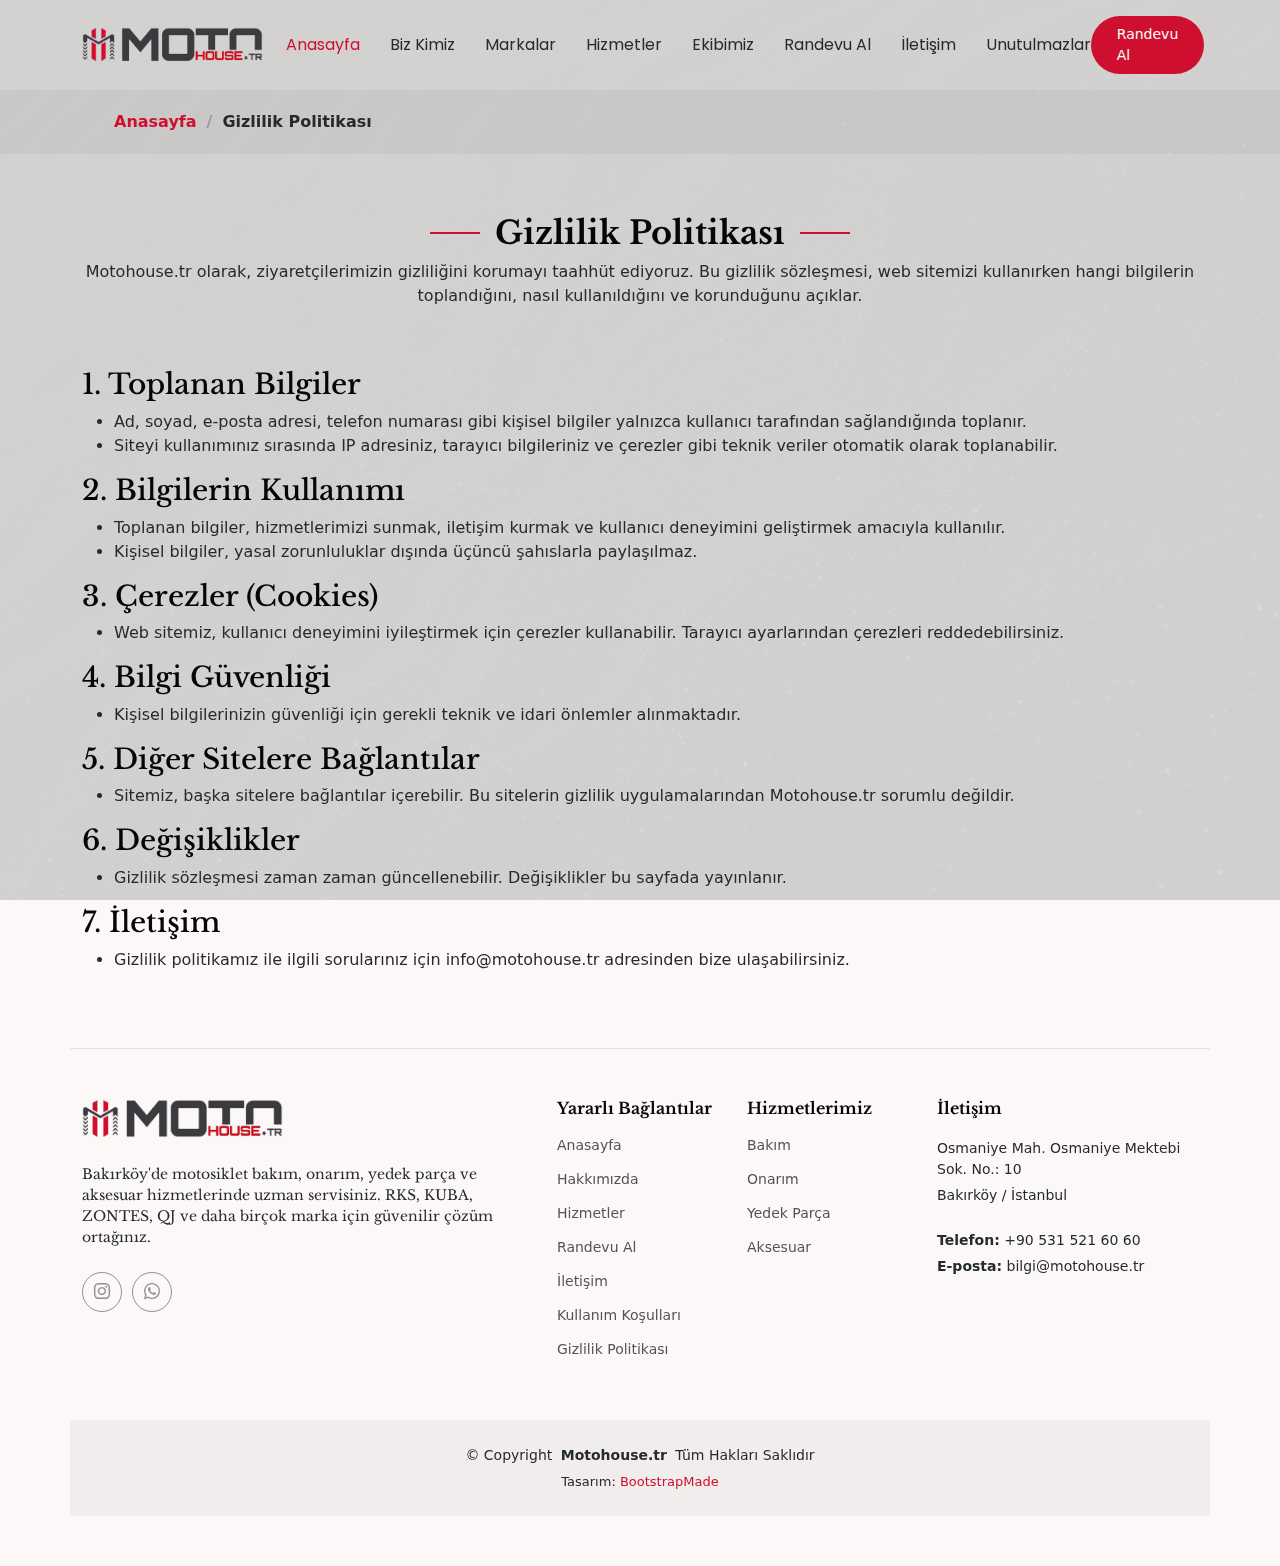
<file: gizlilik-politikasi.html>
<!DOCTYPE html>
<html lang="tr">

<head>
  <meta charset="utf-8">
  <meta content="width=device-width, initial-scale=1.0" name="viewport">
  <title>Gizlilik Politikası - Motohouse.tr</title>
  <meta name="description" content="Motohouse.tr Gizlilik Politikası">
  <meta name="keywords" content="gizlilik, gizlilik politikası, motohouse.tr, kişisel veri, privacy">

  <!-- Favicons -->
  <link href="assets/img/favicon.ico" rel="icon">
  <link rel="icon" type="image/png" href="assets/img/logo-full.png">
  <link rel="apple-touch-icon" href="assets/img/logo-full.png">
  <link rel="icon" type="image/png" sizes="192x192" href="assets/img/logo-full.png">
  <link rel="icon" type="image/png" sizes="512x512" href="assets/img/logo-full.png">
  <link rel="manifest" href="/site.webmanifest">

  <!-- Fonts -->
  <link href="https://fonts.googleapis.com" rel="preconnect">
  <link href="https://fonts.gstatic.com" rel="preconnect" crossorigin>
  <link href="https://fonts.googleapis.com/css2?family=Roboto:ital,wght@0,100;0,300;0,400;0,500;0,700;0,900;1,100;1,300;1,400;1,500;1,700;1,900&family=Poppins:ital,wght@0,100;0,200;0,300;0,400;0,500;0,600;0,700;0,800;0,900;1,100;1,200;1,300;1,400;1,500;1,600;1,700;1,800;1,900&family=Libre+Baskerville:ital,wght@0,400;0,700;1,400;1,700&display=swap" rel="stylesheet">

  <!-- Vendor CSS Files -->
  <link href="assets/vendor/bootstrap/css/bootstrap.min.css" rel="stylesheet">
  <link href="assets/vendor/bootstrap-icons/bootstrap-icons.css" rel="stylesheet">
  <link href="assets/vendor/aos/aos.css" rel="stylesheet">
  <link href="assets/vendor/swiper/swiper-bundle.min.css" rel="stylesheet">

  <!-- Main CSS File -->
  <link href="assets/css/main.css" rel="stylesheet">
</head>

<body class="starter-page-page">

  <header id="header" class="header d-flex align-items-center sticky-top">
    <div class="container position-relative d-flex align-items-center justify-content-between">
      <a href="index.html" class="logo d-flex align-items-center me-auto me-xl-0">
        <img src="assets/img/title-lg.png" alt="">
      </a>
      <nav id="navmenu" class="navmenu">
        <ul>
          <li><a href="#hero" class="active">Anasayfa</a></li>
          <li><a href="#about">Biz Kimiz</a></li>
          <li><a href="#brands">Markalar</a></li>
          <li><a href="#menu">Hizmetler</a></li>
          <li><a href="#chefs">Ekibimiz</a></li>
          <li><a href="#book-a-table">Randevu Al</a></li>
          <li><a href="#location">İletişim</a></li>
          <li><a href="#events">Unutulmazlar</a></li>
        </ul>
        <i class="mobile-nav-toggle d-xl-none bi bi-list"></i>
      </nav>
      <a class="btn-getstarted d-none d-sm-block" href="#location">Randevu Al</a>
    </div>
  </header>

  <main class="main">

    <!-- Page Title -->
    <div class="page-title" data-aos="fade">
      
      <nav class="breadcrumbs">
        <div class="container">
          <ol>
            <li><a href="index.html">Anasayfa</a></li>
            <li class="current">Gizlilik Politikası</li>
          </ol>
        </div>
      </nav>
    </div><!-- End Page Title -->

    <!-- Gizlilik Sözleşmesi Section -->
    <section id="starter-section" class="starter-section section">
      <div class="container section-title" data-aos="fade-up">
        <h2>Gizlilik Politikası</h2>
        <p>Motohouse.tr olarak, ziyaretçilerimizin gizliliğini korumayı taahhüt ediyoruz. Bu gizlilik sözleşmesi, web sitemizi kullanırken hangi bilgilerin toplandığını, nasıl kullanıldığını ve korunduğunu açıklar.</p>
      </div>
      <div class="container" data-aos="fade-up">
        <h3>1. Toplanan Bilgiler</h3>
        <ul>
          <li>Ad, soyad, e-posta adresi, telefon numarası gibi kişisel bilgiler yalnızca kullanıcı tarafından sağlandığında toplanır.</li>
          <li>Siteyi kullanımınız sırasında IP adresiniz, tarayıcı bilgileriniz ve çerezler gibi teknik veriler otomatik olarak toplanabilir.</li>
        </ul>
        <h3>2. Bilgilerin Kullanımı</h3>
        <ul>
          <li>Toplanan bilgiler, hizmetlerimizi sunmak, iletişim kurmak ve kullanıcı deneyimini geliştirmek amacıyla kullanılır.</li>
          <li>Kişisel bilgiler, yasal zorunluluklar dışında üçüncü şahıslarla paylaşılmaz.</li>
        </ul>
        <h3>3. Çerezler (Cookies)</h3>
        <ul>
          <li>Web sitemiz, kullanıcı deneyimini iyileştirmek için çerezler kullanabilir. Tarayıcı ayarlarından çerezleri reddedebilirsiniz.</li>
        </ul>
        <h3>4. Bilgi Güvenliği</h3>
        <ul>
          <li>Kişisel bilgilerinizin güvenliği için gerekli teknik ve idari önlemler alınmaktadır.</li>
        </ul>
        <h3>5. Diğer Sitelere Bağlantılar</h3>
        <ul>
          <li>Sitemiz, başka sitelere bağlantılar içerebilir. Bu sitelerin gizlilik uygulamalarından Motohouse.tr sorumlu değildir.</li>
        </ul>
        <h3>6. Değişiklikler</h3>
        <ul>
          <li>Gizlilik sözleşmesi zaman zaman güncellenebilir. Değişiklikler bu sayfada yayınlanır.</li>
        </ul>
        <h3>7. İletişim</h3>
        <ul>
          <li>Gizlilik politikamız ile ilgili sorularınız için info@motohouse.tr adresinden bize ulaşabilirsiniz.</li>
        </ul>
      </div>
    </section>

  </main>

  <footer id="footer" class="footer">
    <div class="container footer-top">
      <div class="row gy-4">
        <div class="col-lg-5 col-md-12 footer-about">
          <a href="index.html" class="logo d-flex align-items-center">
            <img src="assets/img/title-lg.png" alt="">
          </a>
          <p>Bakırköy'de motosiklet bakım, onarım, yedek parça ve aksesuar hizmetlerinde uzman servisiniz. RKS, KUBA, ZONTES, QJ ve daha birçok marka için güvenilir çözüm ortağınız.</p>
          <div class="social-links d-flex mt-4">
            <a href="https://www.instagram.com/motohouse.tr/" target="_blank"><i class="bi bi-instagram"></i></a>
            <a href="https://wa.me/905315216060" target="_blank"><i class="bi bi-whatsapp"></i></a>
          </div>
        </div>
        <div class="col-lg-2 col-6 footer-links">
          <h4>Yararlı Bağlantılar</h4>
          <ul>
            <li><a href="#hero">Anasayfa</a></li>
            <li><a href="#about">Hakkımızda</a></li>
            <li><a href="#menu">Hizmetler</a></li>
            <li><a href="#book-a-table">Randevu Al</a></li>
            <li><a href="#contact">İletişim</a></li>
            <li><a href="kullanim-kosullari.html">Kullanım Koşulları</a></li>
            <li><a href="gizlilik-politikasi.html">Gizlilik Politikası</a></li>
          </ul>
        </div>
        <div class="col-lg-2 col-6 footer-links">
          <h4>Hizmetlerimiz</h4>
          <ul>
            <li><a href="#menu">Bakım</a></li>
            <li><a href="#menu">Onarım</a></li>
            <li><a href="#menu">Yedek Parça</a></li>
            <li><a href="#menu">Aksesuar</a></li>
          </ul>
        </div>
        <div class="col-lg-3 col-md-12 footer-contact text-center text-md-start">
          <h4>İletişim</h4>
          <p>Osmaniye Mah. Osmaniye Mektebi Sok. No.: 10</p>
          <p>Bakırköy / İstanbul</p>
          <p class="mt-4"><strong>Telefon:</strong> <span>+90 531 521 60 60</span></p>
          <p><strong>E-posta:</strong> <span>bilgi@motohouse.tr</span></p>
        </div>
      </div>
    </div>
    <div class="container copyright text-center mt-4">
      <p>© <span>Copyright</span> <strong class="px-1 sitename">Motohouse.tr</strong> <span>Tüm Hakları Saklıdır</span></p>
      <div class="credits">
        Tasarım: <a href="https://bootstrapmade.com/">BootstrapMade</a>
      </div>
    </div>
  </footer>

  <!-- Scroll Top -->
  <a href="#" id="scroll-top" class="scroll-top d-flex align-items-center justify-content-center"><i class="bi bi-arrow-up-short"></i></a>

  <!-- Preloader -->
  <div id="preloader"></div>

  <!-- Vendor JS Files -->
  <script src="assets/vendor/bootstrap/js/bootstrap.bundle.min.js"></script>
  <script src="assets/vendor/php-email-form/validate.js"></script>
  <script src="assets/vendor/aos/aos.js"></script>
  <script src="assets/vendor/swiper/swiper-bundle.min.js"></script>
  <script src="assets/vendor/purecounter/purecounter_vanilla.js"></script>
  <script src="assets/vendor/imagesloaded/imagesloaded.pkgd.min.js"></script>
  <script src="assets/vendor/isotope-layout/isotope.pkgd.min.js"></script>

  <!-- Main JS File -->
  <script src="assets/js/main.js"></script>

</body>

</html>
</file>
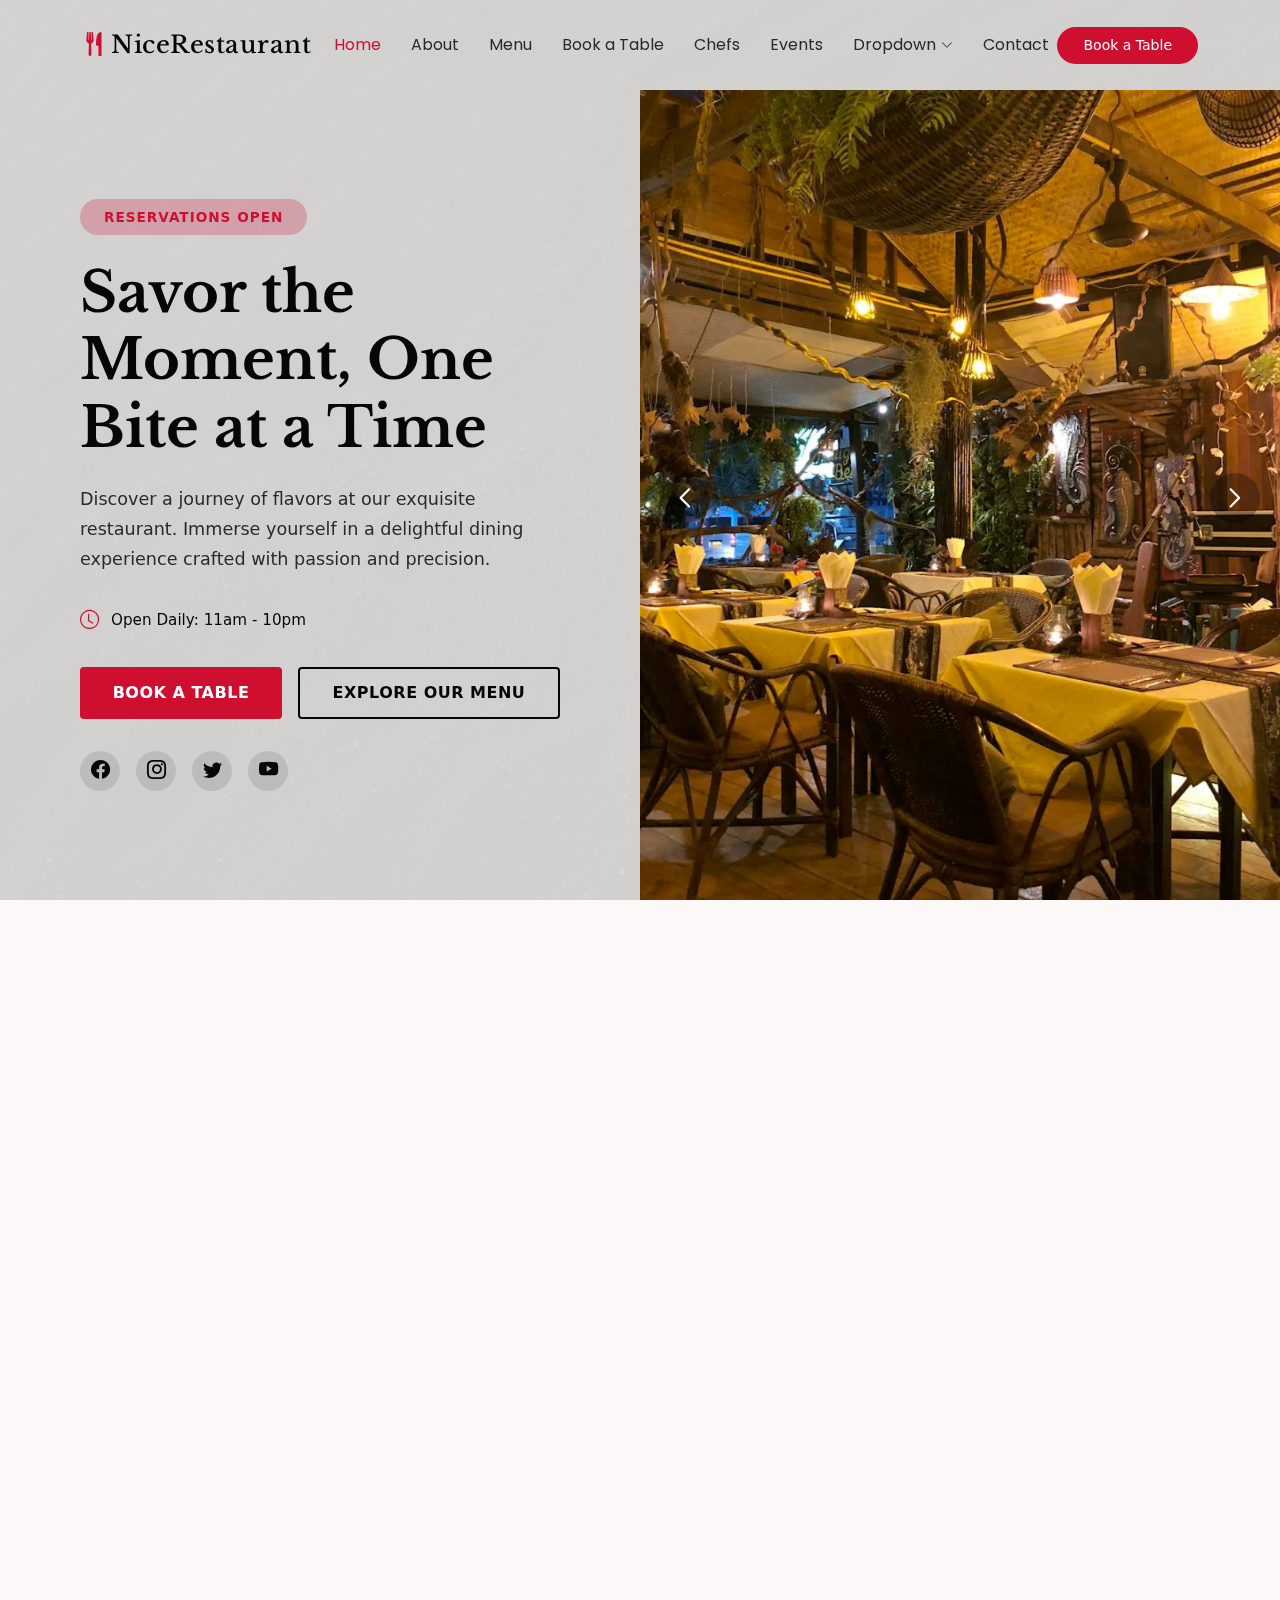
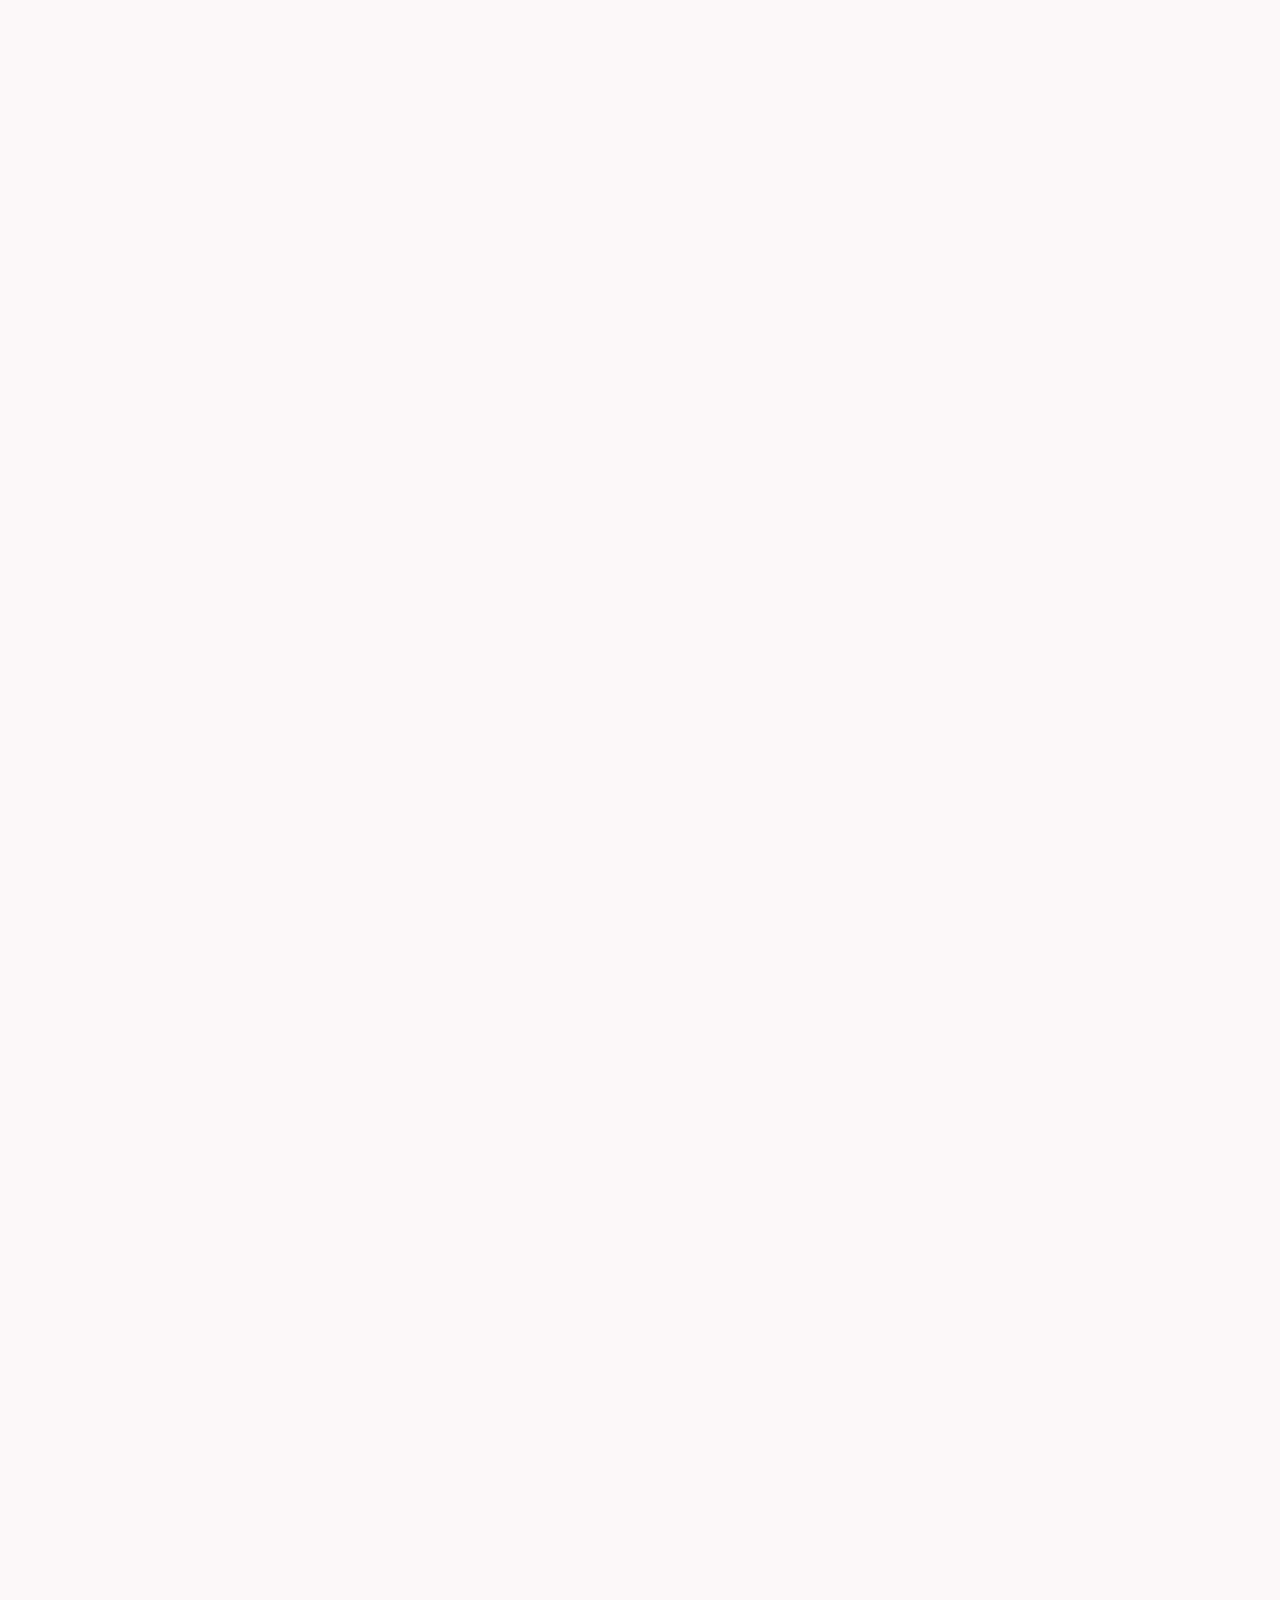
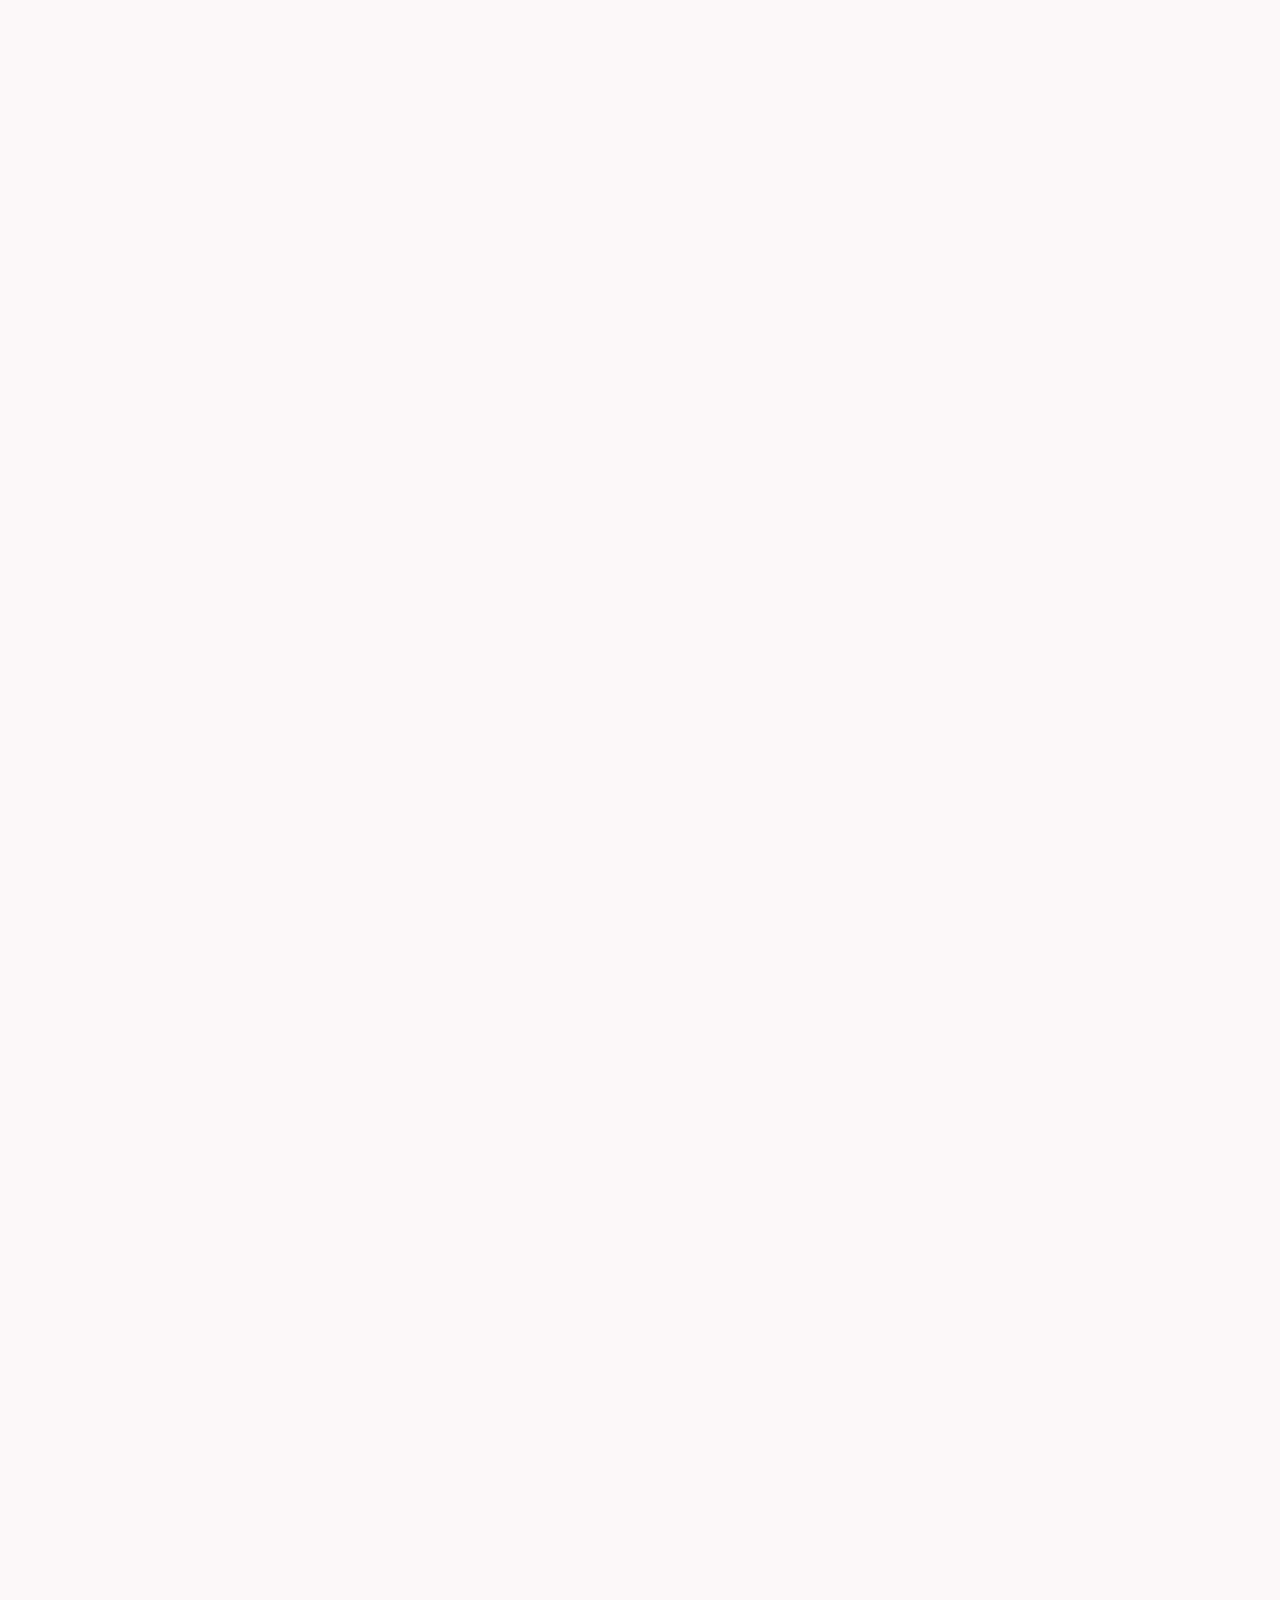
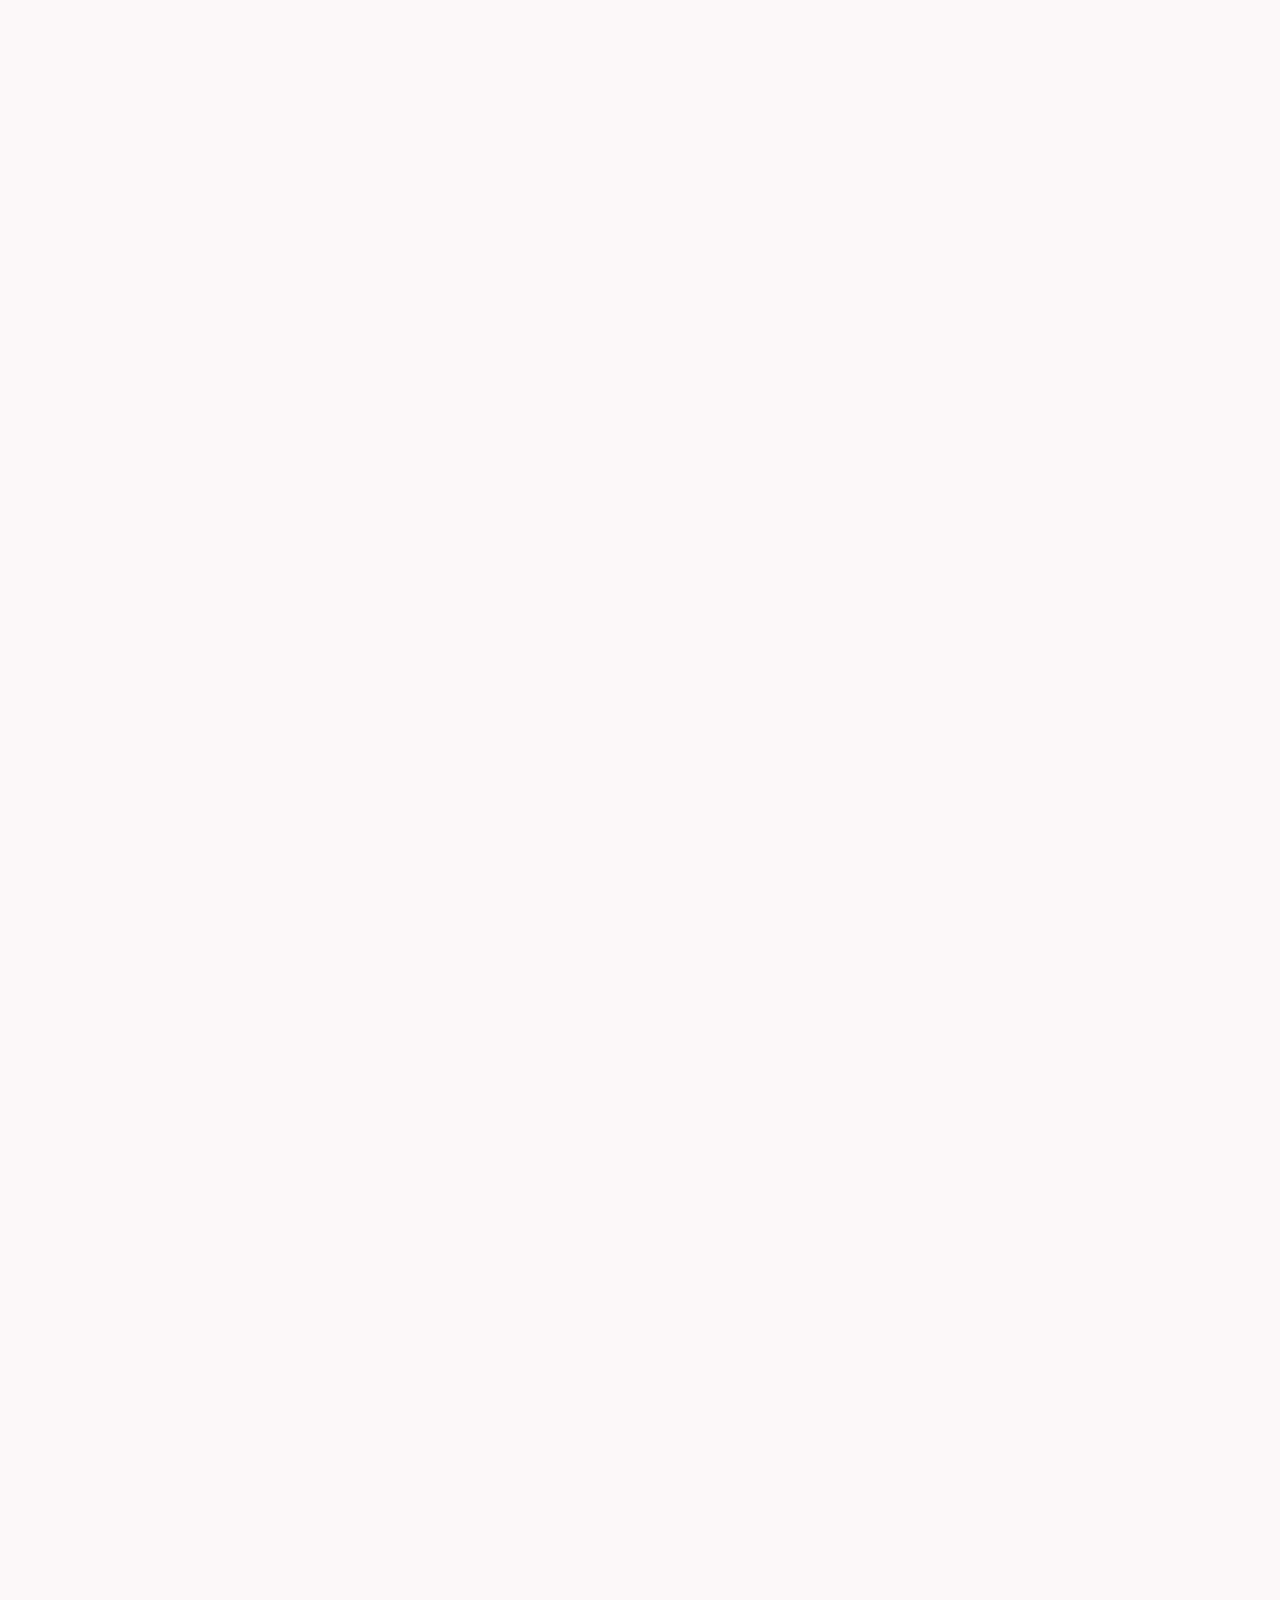
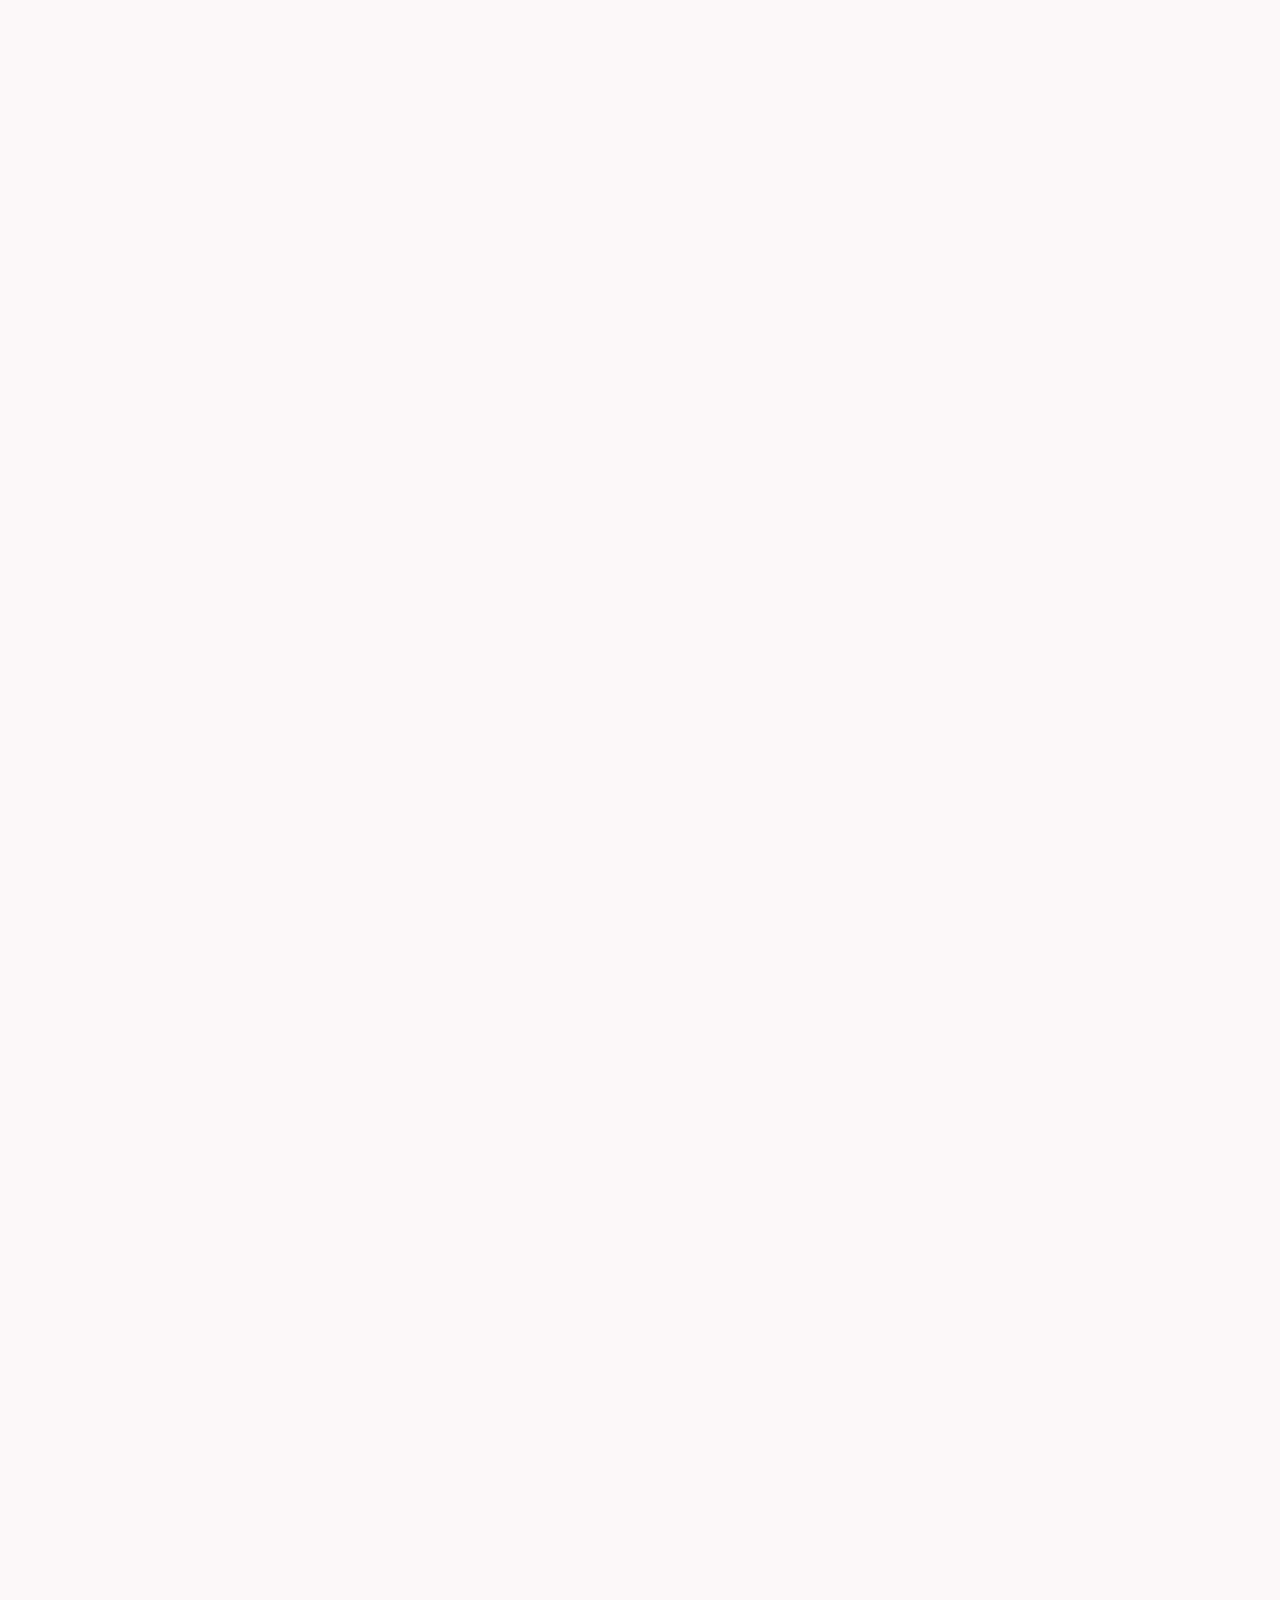
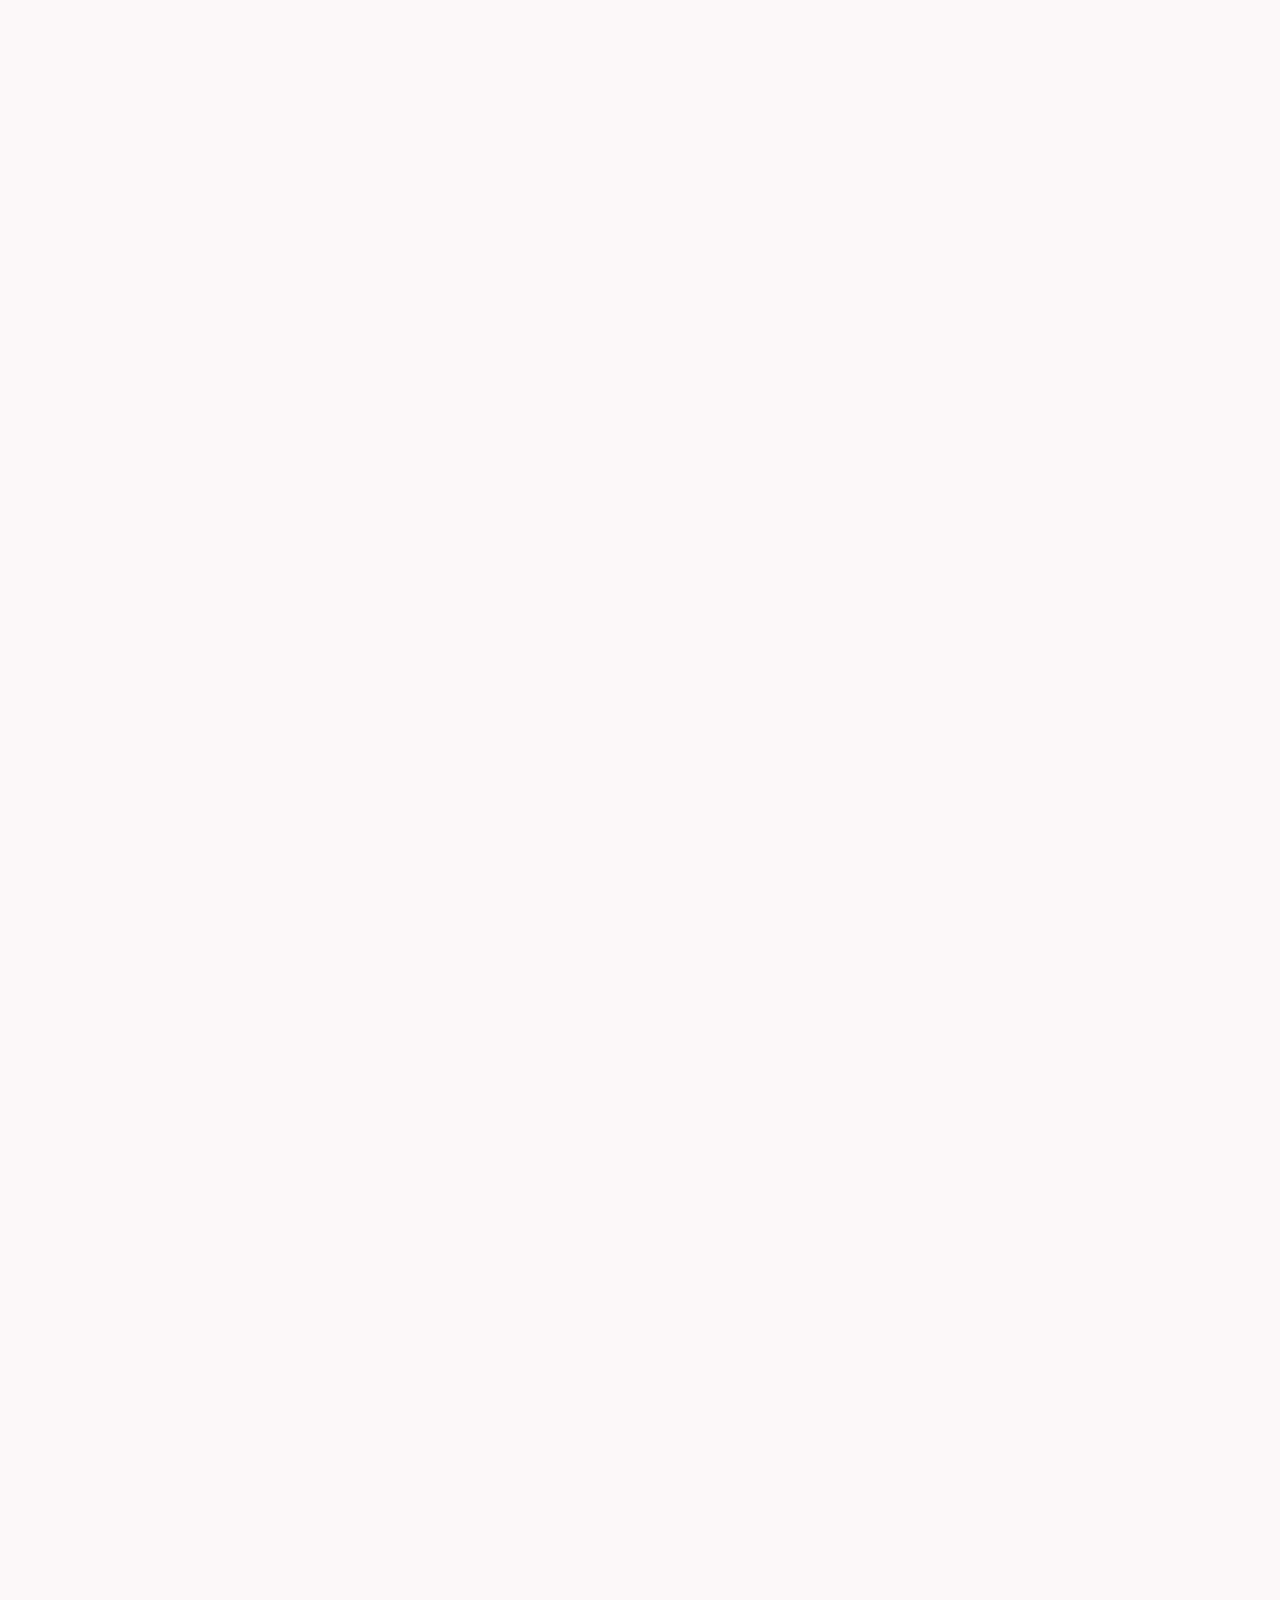
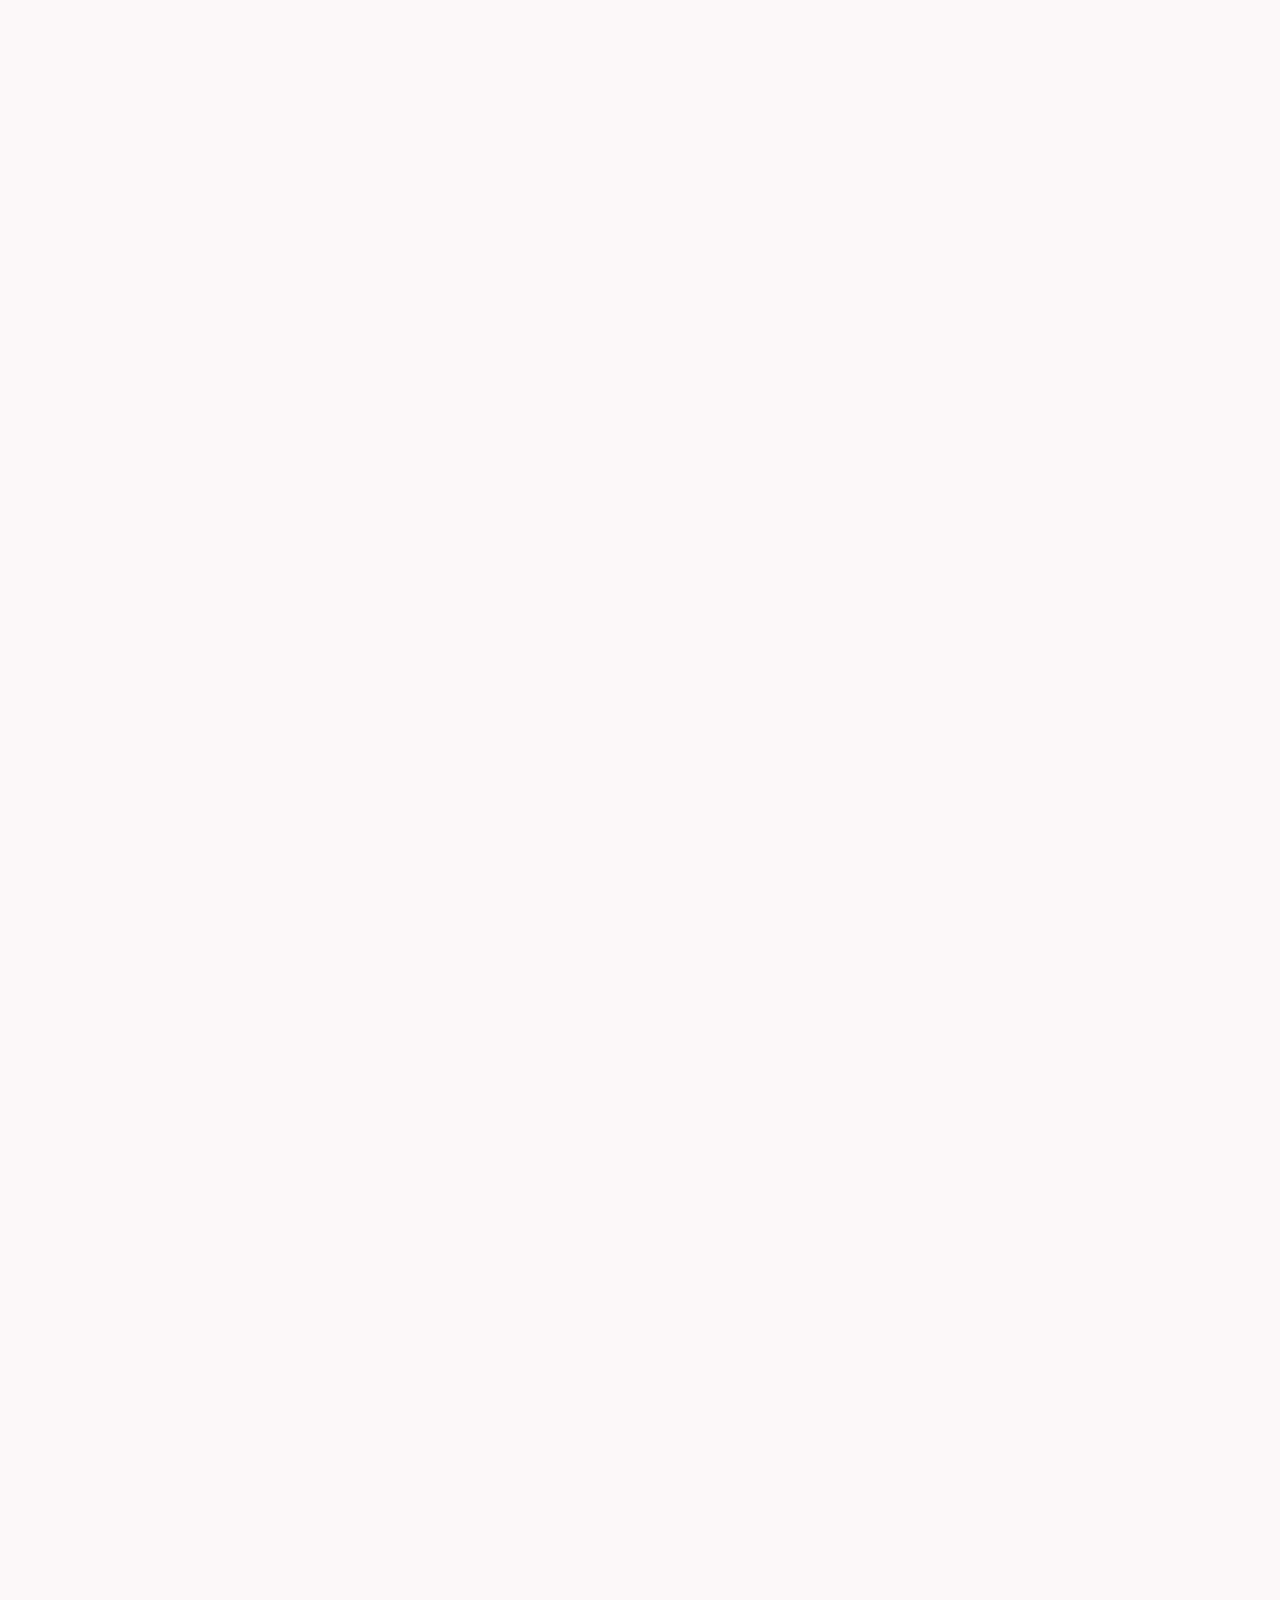
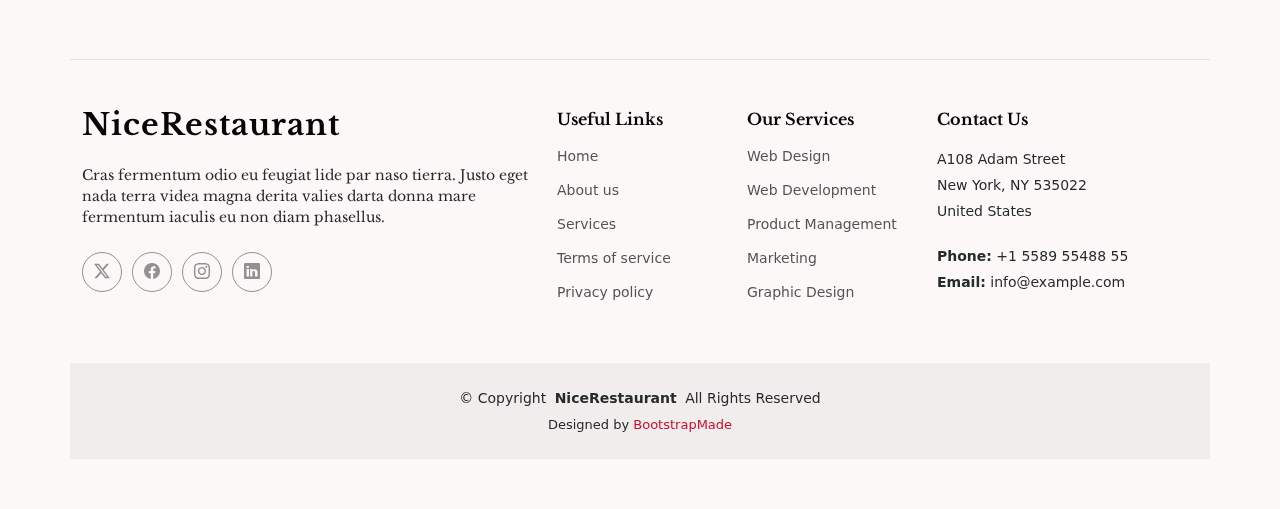
<file: index-orjinal.html>
<!DOCTYPE html>
<html lang="en">

<head>
  <meta charset="utf-8">
  <meta content="width=device-width, initial-scale=1.0" name="viewport">
  <title>Index - NiceRestaurant Bootstrap Template</title>
  <meta name="description" content="">
  <meta name="keywords" content="">

  <!-- Favicons -->
  <link href="assets/img/favicon.png" rel="icon">
  <link href="assets/img/apple-touch-icon.png" rel="apple-touch-icon">

  <!-- Fonts -->
  <link href="https://fonts.googleapis.com" rel="preconnect">
  <link href="https://fonts.gstatic.com" rel="preconnect" crossorigin>
  <link href="https://fonts.googleapis.com/css2?family=Roboto:ital,wght@0,100;0,300;0,400;0,500;0,700;0,900;1,100;1,300;1,400;1,500;1,700;1,900&family=Poppins:ital,wght@0,100;0,200;0,300;0,400;0,500;0,600;0,700;0,800;0,900;1,100;1,200;1,300;1,400;1,500;1,600;1,700;1,800;1,900&family=Libre+Baskerville:ital,wght@0,400;0,700;1,400;1,700&display=swap" rel="stylesheet">

  <!-- Vendor CSS Files -->
  <link href="assets/vendor/bootstrap/css/bootstrap.min.css" rel="stylesheet">
  <link href="assets/vendor/bootstrap-icons/bootstrap-icons.css" rel="stylesheet">
  <link href="assets/vendor/aos/aos.css" rel="stylesheet">
  <link href="assets/vendor/swiper/swiper-bundle.min.css" rel="stylesheet">

  <!-- Main CSS File -->
  <link href="assets/css/main.css" rel="stylesheet">

  <!-- =======================================================
  * Template Name: NiceRestaurant
  * Template URL: https://bootstrapmade.com/nice-restaurant-bootstrap-template/
  * Updated: Jun 06 2025 with Bootstrap v5.3.6
  * Author: BootstrapMade.com
  * License: https://bootstrapmade.com/license/
  ======================================================== -->
</head>

<body class="index-page">

  <header id="header" class="header d-flex align-items-center sticky-top">
    <div class="container position-relative d-flex align-items-center justify-content-between">

      <a href="index.html" class="logo d-flex align-items-center me-auto me-xl-0">
        <!-- Uncomment the line below if you also wish to use an image logo -->
        <!-- <img src="assets/img/logo.webp" alt=""> -->
        <i class="bi bi-fork-knife"></i>
        <h1 class="sitename">NiceRestaurant</h1>
      </a>

      <nav id="navmenu" class="navmenu">
        <ul>
          <li><a href="#hero" class="active">Home</a></li>
          <li><a href="#about">About</a></li>
          <li><a href="#menu">Menu</a></li>
          <li><a href="#book-a-table">Book a Table</a></li>
          <li><a href="#chefs">Chefs</a></li>
          <li><a href="#events">Events</a></li>
          <li class="dropdown"><a href="#"><span>Dropdown</span> <i class="bi bi-chevron-down toggle-dropdown"></i></a>
            <ul>
              <li><a href="#">Dropdown 1</a></li>
              <li class="dropdown"><a href="#"><span>Deep Dropdown</span> <i class="bi bi-chevron-down toggle-dropdown"></i></a>
                <ul>
                  <li><a href="#">Deep Dropdown 1</a></li>
                  <li><a href="#">Deep Dropdown 2</a></li>
                  <li><a href="#">Deep Dropdown 3</a></li>
                  <li><a href="#">Deep Dropdown 4</a></li>
                  <li><a href="#">Deep Dropdown 5</a></li>
                </ul>
              </li>
              <li><a href="#">Dropdown 2</a></li>
              <li><a href="#">Dropdown 3</a></li>
              <li><a href="#">Dropdown 4</a></li>
            </ul>
          </li>
          <li><a href="#contact">Contact</a></li>
        </ul>
        <i class="mobile-nav-toggle d-xl-none bi bi-list"></i>
      </nav>

      <a class="btn-getstarted d-none d-sm-block" href="#book-a-table">Book a Table</a>

    </div>
  </header>

  <main class="main">

    <!-- Hero Section -->
    <section id="hero" class="hero section">
      <div class="container-fluid hero-container" data-aos="fade-up">
        <div class="row g-0 align-items-center">
          <div class="col-lg-6 content-col">
            <div class="content-wrapper">
              <div class="status-badge">Reservations Open</div>
              <h2>Savor the Moment, One Bite at a Time</h2>
              <p>Discover a journey of flavors at our exquisite restaurant. Immerse yourself in a delightful dining experience crafted with passion and precision.</p>

              <div class="opening-hours" data-aos="fade-up" data-aos-delay="500">
                <i class="bi bi-clock"></i>
                <span>Open Daily: 11am - 10pm</span>
              </div>

              <div class="btn-group">
                <a href="#book-a-table" class="btn btn-book">Book a Table</a>
                <a href="#menu" class="btn btn-menu">Explore Our Menu</a>
              </div>

              <div class="social-links">
                <a href="#"><i class="bi bi-facebook"></i></a>
                <a href="#"><i class="bi bi-instagram"></i></a>
                <a href="#"><i class="bi bi-twitter"></i></a>
                <a href="#"><i class="bi bi-youtube"></i></a>
              </div>
            </div>
          </div>

          <div class="col-lg-6 swiper-col">
            <div class="swiper hero-swiper init-swiper" data-aos="zoom-out" data-aos-delay="100">
              <script type="application/json" class="swiper-config">
                {
                  "loop": true,
                  "speed": 800,
                  "autoplay": {
                    "delay": 5000
                  },
                  "effect": "fade",
                  "slidesPerView": 1,
                  "navigation": {
                    "nextEl": ".swiper-button-next",
                    "prevEl": ".swiper-button-prev"
                  }
                }
              </script>
              <div class="swiper-wrapper">
                <div class="swiper-slide">
                  <div class="img-container">
                    <img src="assets/img/restaurant/misc-square-1.webp" alt="Restaurant Ambience">
                  </div>
                </div>
                <div class="swiper-slide">
                  <div class="img-container">
                    <img src="assets/img/restaurant/misc-square-2.webp" alt="Signature Dish">
                  </div>
                </div>
                <div class="swiper-slide">
                  <div class="img-container">
                    <img src="assets/img/restaurant/misc-square-3.webp" alt="Expert Chefs">
                  </div>
                </div>
              </div>
              <div class="swiper-button-next"></div>
              <div class="swiper-button-prev"></div>
            </div>

          </div>
        </div>
      </div>

    </section><!-- /Hero Section -->

    <!-- About Section -->
    <section id="about" class="about section">

      <div class="container" data-aos="fade-up" data-aos-delay="100">

        <div class="row align-items-center gy-4">
          <div class="col-lg-6" data-aos="fade-up" data-aos-delay="200">
            <div class="about-content">
              <h3>Our Culinary Journey</h3>
              <p class="fst-italic">Lorem ipsum dolor sit amet, consectetur adipiscing elit. Suspendisse varius enim in eros elementum tristique.</p>
              <p>Duis cursus, mi quis viverra ornare, eros dolor interdum nulla, ut commodo diam libero vitae erat. Aenean faucibus nibh et justo cursus id rutrum lorem imperdiet. Nunc ut sem vitae risustristique pos uere. Interdum et malesuada fames ac ante ipsum primis in faucibus.</p>

              <div class="chef-signature mt-4">
                <div class="row align-items-center">
                  <div class="col-auto">
                    <img src="assets/img/restaurant/chef-1.webp" class="chef-avatar rounded-circle" alt="Chef Portrait">
                  </div>
                  <div class="col">
                    <p class="chef-message mb-2">"Cooking is a language through which all the following properties may be expressed: harmony, creativity, happiness, beauty, poetry, complexity, magic, humor, provocation and culture."</p>
                    <p class="chef-name">Executive Chef</p>
                  </div>
                </div>
              </div>
            </div>
          </div>

          <div class="col-lg-6" data-aos="zoom-in" data-aos-delay="300">
            <div class="about-image-wrapper">
              <img src="assets/img/restaurant/showcase-4.webp" class="img-fluid main-image shadow" alt="Restaurant Interior">
              <img src="assets/img/restaurant/showcase-2.webp" class="img-fluid accent-image shadow" alt="Chef Preparing Food">
              <span class="establishment-year d-flex align-items-center justify-content-center text-center">Est. 2005</span>
            </div>
          </div>
        </div>

        <div class="row mt-5 pt-4 features-section">
          <div class="col-lg-3 col-md-6 mb-4" data-aos="fade-up" data-aos-delay="200">
            <div class="feature-box">
              <div class="feature-icon">
                <i class="bi bi-award"></i>
              </div>
              <h4>Award Winning</h4>
              <p>Lorem ipsum dolor sit amet, consectetur adipiscing elit. Suspendisse varius enim in eros.</p>
            </div>
          </div>

          <div class="col-lg-3 col-md-6 mb-4" data-aos="fade-up" data-aos-delay="300">
            <div class="feature-box">
              <div class="feature-icon">
                <i class="bi bi-egg-fried"></i>
              </div>
              <h4>Fresh Ingredients</h4>
              <p>Duis aute irure dolor in reprehenderit in voluptate velit esse cillum dolore eu fugiat nulla.</p>
            </div>
          </div>

          <div class="col-lg-3 col-md-6 mb-4" data-aos="fade-up" data-aos-delay="400">
            <div class="feature-box">
              <div class="feature-icon">
                <i class="bi bi-people"></i>
              </div>
              <h4>Expert Team</h4>
              <p>Excepteur sint occaecat cupidatat non proident, sunt in culpa qui officia deserunt mollit.</p>
            </div>
          </div>

          <div class="col-lg-3 col-md-6 mb-4" data-aos="fade-up" data-aos-delay="500">
            <div class="feature-box">
              <div class="feature-icon">
                <i class="bi bi-heart"></i>
              </div>
              <h4>Cooked with Love</h4>
              <p>Ut enim ad minim veniam, quis nostrud exercitation ullamco laboris nisi ut aliquip ex ea commodo.</p>
            </div>
          </div>
        </div>

        <div class="row mt-3">
          <div class="col-lg-12" data-aos="fade-up" data-aos-delay="200">
            <div class="stats-container">
              <div class="stat-item">
                <span class="stat-number"><span data-purecounter-start="0" data-purecounter-end="15" data-purecounter-duration="0" class="purecounter">15</span>+</span>
                <p class="stat-label">Years Experience</p>
              </div>

              <div class="stat-item">
                <span class="stat-number"><span data-purecounter-start="0" data-purecounter-end="5" data-purecounter-duration="0" class="purecounter">5</span></span>
                <p class="stat-label">Expert Chefs</p>
              </div>

              <div class="stat-item">
                <span class="stat-number"><span data-purecounter-start="0" data-purecounter-end="3" data-purecounter-duration="0" class="purecounter">3</span></span>
                <p class="stat-label">Culinary Awards</p>
              </div>

              <div class="stat-item">
                <span class="stat-number"><span data-purecounter-start="0" data-purecounter-end="15000" data-purecounter-duration="0" class="purecounter">15000</span>+</span>
                <p class="stat-label">Happy Customers</p>
              </div>
            </div>
          </div>
        </div>

      </div>

    </section><!-- /About Section -->

    <!-- Menu Section -->
    <section id="menu" class="menu section">

      <!-- Section Title -->
      <div class="container section-title" data-aos="fade-up">
        <h2>Menu</h2>
        <p>Necessitatibus eius consequatur ex aliquid fuga eum quidem sint consectetur velit</p>
      </div><!-- End Section Title -->

      <div class="container" data-aos="fade-up">

        <div class="isotope-layout" data-default-filter="*" data-layout="masonry" data-sort="original-order">

          <div class="menu-filters isotope-filters mb-5">
            <ul>
              <li data-filter="*" class="filter-active">All</li>
              <li data-filter=".filter-starters">Starters</li>
              <li data-filter=".filter-main">Main Courses</li>
              <li data-filter=".filter-dessert">Desserts</li>
              <li data-filter=".filter-drinks">Drinks</li>
            </ul>
          </div>

          <div class="menu-container isotope-container row gy-4">

            <!-- Regular Menu Items -->
            <div class="col-lg-6 isotope-item filter-starters">
              <div class="menu-item d-flex align-items-center gap-4">
                <img src="assets/img/restaurant/starter-2.webp" alt="Starter" class="menu-img img-fluid rounded-3">
                <div class="menu-content">
                  <h5>Bruschetta Trio <span class="menu-tag">Vegetarian</span></h5>
                  <p>Lorem ipsum dolor sit amet, consectetur adipiscing elit curabitur sed.</p>
                  <div class="price">$8.95</div>
                </div>
              </div>
            </div>

            <div class="col-lg-6 isotope-item filter-starters">
              <div class="d-flex menu-item align-items-center gap-4">
                <img src="assets/img/restaurant/starter-5.webp" alt="Starter" class="menu-img img-fluid rounded-3">
                <div class="menu-content">
                  <h5>Calamari Fritti <span class="menu-tag">Seafood</span></h5>
                  <p>Lorem ipsum dolor sit amet, consectetur adipiscing elit curabitur sed.</p>
                  <div class="price">$10.95</div>
                </div>
              </div>
            </div>

            <div class="col-lg-6 isotope-item filter-main">
              <div class="d-flex menu-item align-items-center gap-4">
                <img src="assets/img/restaurant/main-1.webp" alt="Main Course" class="menu-img img-fluid rounded-3">
                <div class="menu-content">
                  <h5>Wild Mushroom Risotto <span class="menu-tag">Vegetarian</span></h5>
                  <p>Lorem ipsum dolor sit amet, consectetur adipiscing elit curabitur sed.</p>
                  <div class="price">$18.95</div>
                </div>
              </div>
            </div>

            <div class="col-lg-6 isotope-item filter-main">
              <div class="d-flex menu-item align-items-center gap-4">
                <img src="assets/img/restaurant/main-4.webp" alt="Main Course" class="menu-img img-fluid rounded-3">
                <div class="menu-content">
                  <h5>Braised Lamb Shank <span class="menu-tag">Chef's Choice</span></h5>
                  <p>Lorem ipsum dolor sit amet, consectetur adipiscing elit curabitur sed.</p>
                  <div class="price">$26.95</div>
                </div>
              </div>
            </div>

            <div class="col-lg-6 isotope-item filter-dessert">
              <div class="d-flex menu-item align-items-center gap-4">
                <img src="assets/img/restaurant/dessert-2.webp" alt="Dessert" class="menu-img img-fluid rounded-3">
                <div class="menu-content">
                  <h5>Chocolate Lava Cake <span class="menu-tag">Gluten Free</span></h5>
                  <p>Lorem ipsum dolor sit amet, consectetur adipiscing elit curabitur sed.</p>
                  <div class="price">$9.95</div>
                </div>
              </div>
            </div>

            <div class="col-lg-6 isotope-item filter-dessert">
              <div class="d-flex menu-item align-items-center gap-4">
                <img src="assets/img/restaurant/dessert-7.webp" alt="Dessert" class="menu-img img-fluid rounded-3">
                <div class="menu-content">
                  <h5>Tiramisu <span class="menu-tag">Classic</span></h5>
                  <p>Lorem ipsum dolor sit amet, consectetur adipiscing elit curabitur sed.</p>
                  <div class="price">$8.95</div>
                </div>
              </div>
            </div>

            <div class="col-lg-6 isotope-item filter-drinks">
              <div class="d-flex menu-item align-items-center gap-4">
                <img src="assets/img/restaurant/drink-3.webp" alt="Drink" class="menu-img img-fluid rounded-3">
                <div class="menu-content">
                  <h5>Signature Cocktail <span class="menu-tag">Alcoholic</span></h5>
                  <p>Lorem ipsum dolor sit amet, consectetur adipiscing elit curabitur sed.</p>
                  <div class="price">$12.95</div>
                </div>
              </div>
            </div>

            <div class="col-lg-6 isotope-item filter-drinks">
              <div class="d-flex menu-item align-items-center gap-4">
                <img src="assets/img/restaurant/drink-8.webp" alt="Drink" class="menu-img img-fluid rounded-3">
                <div class="menu-content">
                  <h5>Berry Smoothie <span class="menu-tag">Non-Alcoholic</span></h5>
                  <p>Lorem ipsum dolor sit amet, consectetur adipiscing elit curabitur sed.</p>
                  <div class="price">$7.95</div>
                </div>
              </div>
            </div>
          </div>

        </div>

        <div class="text-center mt-5" data-aos="fade-up">
          <a href="#" class="download-menu">
            <i class="bi bi-file-earmark-pdf"></i> Download Full Menu
          </a>
        </div>

        <!-- Chef's Specials -->
        <div class="col-12 mt-5" data-aos="fade-up">
          <div class="specials-badge">
            <span><i class="bi bi-award"></i> Chef's Specials</span>
          </div>
          <div class="specials-container">
            <div class="row g-4">
              <div class="col-md-6">
                <div class="menu-item special-item">
                  <div class="menu-item-img">
                    <img src="assets/img/restaurant/main-3.webp" alt="Special Dish" class="img-fluid">
                    <div class="menu-item-badges">
                      <span class="badge-special">Special</span>
                      <span class="badge-vegan">Vegan</span>
                    </div>
                  </div>
                  <div class="menu-item-content">
                    <h4>Mediterranean Grilled Salmon</h4>
                    <p>Lorem ipsum dolor sit amet, consectetur adipiscing elit. Praesent ut aliquam metus. Vivamus fermentum magna quis.</p>
                    <div class="menu-item-price">$24.99</div>
                  </div>
                </div>
              </div>
              <div class="col-md-6">
                <div class="menu-item special-item">
                  <div class="menu-item-img">
                    <img src="assets/img/restaurant/main-7.webp" alt="Special Dish" class="img-fluid">
                    <div class="menu-item-badges">
                      <span class="badge-special">Special</span>
                      <span class="badge-spicy">Spicy</span>
                    </div>
                  </div>
                  <div class="menu-item-content">
                    <h4>Signature Ribeye Steak</h4>
                    <p>Lorem ipsum dolor sit amet, consectetur adipiscing elit. Nam accumsan risus ut dui pretium, eget elementum nisi.</p>
                    <div class="menu-item-price">$32.99</div>
                  </div>
                </div>
              </div>
            </div>
          </div>
        </div>

      </div>

    </section><!-- /Menu Section -->

    <!-- Testimonials Section -->
    <section id="testimonials" class="testimonials section">

      <!-- Section Title -->
      <div class="container section-title" data-aos="fade-up">
        <h2>Testimonials</h2>
        <p>Necessitatibus eius consequatur ex aliquid fuga eum quidem sint consectetur velit</p>
      </div><!-- End Section Title -->

      <div class="container" data-aos="fade-up" data-aos-delay="100">

        <div class="swiper init-swiper">
          <script type="application/json" class="swiper-config">
            {
              "loop": true,
              "speed": 600,
              "autoplay": {
                "delay": 5000
              },
              "slidesPerView": "auto",
              "pagination": {
                "el": ".swiper-pagination",
                "type": "bullets",
                "clickable": true
              },
              "breakpoints": {
                "320": {
                  "slidesPerView": 1,
                  "spaceBetween": 40
                },
                "1200": {
                  "slidesPerView": 3,
                  "spaceBetween": 1
                }
              }
            }
          </script>
          <div class="swiper-wrapper">

            <div class="swiper-slide">
              <div class="testimonial-item">
                <div class="stars">
                  <i class="bi bi-star-fill"></i><i class="bi bi-star-fill"></i><i class="bi bi-star-fill"></i><i class="bi bi-star-fill"></i><i class="bi bi-star-fill"></i>
                </div>
                <p>
                  Proin iaculis purus consequat sem cure digni ssim donec porttitora entum suscipit rhoncus. Accusantium quam, ultricies eget id, aliquam eget nibh et. Maecen aliquam, risus at semper.
                </p>
                <div class="profile mt-auto">
                  <img src="assets/img/person/person-m-9.webp" class="testimonial-img" alt="">
                  <h3>Saul Goodman</h3>
                  <h4>Ceo &amp; Founder</h4>
                </div>
              </div>
            </div><!-- End testimonial item -->

            <div class="swiper-slide">
              <div class="testimonial-item">
                <div class="stars">
                  <i class="bi bi-star-fill"></i><i class="bi bi-star-fill"></i><i class="bi bi-star-fill"></i><i class="bi bi-star-fill"></i><i class="bi bi-star-fill"></i>
                </div>
                <p>
                  Export tempor illum tamen malis malis eram quae irure esse labore quem cillum quid cillum eram malis quorum velit fore eram velit sunt aliqua noster fugiat irure amet legam anim culpa.
                </p>
                <div class="profile mt-auto">
                  <img src="assets/img/person/person-f-5.webp" class="testimonial-img" alt="">
                  <h3>Sara Wilsson</h3>
                  <h4>Designer</h4>
                </div>
              </div>
            </div><!-- End testimonial item -->

            <div class="swiper-slide">
              <div class="testimonial-item">
                <div class="stars">
                  <i class="bi bi-star-fill"></i><i class="bi bi-star-fill"></i><i class="bi bi-star-fill"></i><i class="bi bi-star-fill"></i><i class="bi bi-star-fill"></i>
                </div>
                <p>
                  Enim nisi quem export duis labore cillum quae magna enim sint quorum nulla quem veniam duis minim tempor labore quem eram duis noster aute amet eram fore quis sint minim.
                </p>
                <div class="profile mt-auto">
                  <img src="assets/img/person/person-f-12.webp" class="testimonial-img" alt="">
                  <h3>Jena Karlis</h3>
                  <h4>Store Owner</h4>
                </div>
              </div>
            </div><!-- End testimonial item -->

            <div class="swiper-slide">
              <div class="testimonial-item">
                <div class="stars">
                  <i class="bi bi-star-fill"></i><i class="bi bi-star-fill"></i><i class="bi bi-star-fill"></i><i class="bi bi-star-fill"></i><i class="bi bi-star-fill"></i>
                </div>
                <p>
                  Fugiat enim eram quae cillum dolore dolor amet nulla culpa multos export minim fugiat minim velit minim dolor enim duis veniam ipsum anim magna sunt elit fore quem dolore labore illum veniam.
                </p>
                <div class="profile mt-auto">
                  <img src="assets/img/person/person-m-12.webp" class="testimonial-img" alt="">
                  <h3>Matt Brandon</h3>
                  <h4>Freelancer</h4>
                </div>
              </div>
            </div><!-- End testimonial item -->

            <div class="swiper-slide">
              <div class="testimonial-item">
                <div class="stars">
                  <i class="bi bi-star-fill"></i><i class="bi bi-star-fill"></i><i class="bi bi-star-fill"></i><i class="bi bi-star-fill"></i><i class="bi bi-star-fill"></i>
                </div>
                <p>
                  Quis quorum aliqua sint quem legam fore sunt eram irure aliqua veniam tempor noster veniam enim culpa labore duis sunt culpa nulla illum cillum fugiat legam esse veniam culpa fore nisi cillum quid.
                </p>
                <div class="profile mt-auto">
                  <img src="assets/img/person/person-m-13.webp" class="testimonial-img" alt="">
                  <h3>John Larson</h3>
                  <h4>Entrepreneur</h4>
                </div>
              </div>
            </div><!-- End testimonial item -->

          </div>
          <div class="swiper-pagination"></div>
        </div>

      </div>

    </section><!-- /Testimonials Section -->

    <!-- Chefs Section -->
    <section id="chefs" class="chefs section">

      <!-- Section Title -->
      <div class="container section-title" data-aos="fade-up">
        <h2>Chefs</h2>
        <p>Necessitatibus eius consequatur ex aliquid fuga eum quidem sint consectetur velit</p>
      </div><!-- End Section Title -->

      <div class="container" data-aos="fade-up" data-aos-delay="100">

        <div class="row">
          <div class="col-lg-5">
            <div class="chef-highlight" data-aos="fade-right" data-aos-delay="200">
              <figure class="chef-image">
                <img src="assets/img/restaurant/chef-1.webp" class="img-fluid" alt="Executive Chef">
              </figure>
              <div class="chef-details">
                <h3>Executive Chef</h3>
                <h2>Gabriel Turner</h2>
                <div class="chef-awards">
                  <span><i class="bi bi-star-fill"></i> James Beard Award</span>
                  <span><i class="bi bi-star-fill"></i> Two Michelin Stars</span>
                </div>
                <p>Lorem ipsum dolor sit amet, consectetur adipiscing elit. Ut elit tellus, luctus nec ullamcorper mattis, pulvinar dapibus leo. Proin gravida nibh vel velit auctor aliquet. Aenean sollicitudin, lorem quis bibendum auctor nisi elit.</p>
                <div class="chef-signature">
                  <img src="assets/img/misc/signature-1.webp" alt="Chef Signature">
                </div>
              </div>
            </div>
          </div>

          <div class="col-lg-7">
            <div class="team-container" data-aos="fade-left" data-aos-delay="300">
              <div class="row g-4">
                <div class="col-md-6">
                  <div class="chef-card" data-aos="zoom-in" data-aos-delay="200">
                    <div class="chef-img">
                      <img src="assets/img/restaurant/chef-2.webp" class="img-fluid" alt="Chef Portrait">
                      <div class="social-links">
                        <a href="#"><i class="bi bi-instagram"></i></a>
                        <a href="#"><i class="bi bi-twitter-x"></i></a>
                        <a href="#"><i class="bi bi-facebook"></i></a>
                      </div>
                    </div>
                    <div class="chef-info">
                      <h4>Sophia Martinez</h4>
                      <p class="role">Pastry Chef</p>
                      <p class="details">Lorem ipsum dolor sit amet, consectetur adipiscing elit. Donec dignissim purus a ipsum faucibus, et porttitor.</p>
                    </div>
                  </div>
                </div>

                <div class="col-md-6">
                  <div class="chef-card" data-aos="zoom-in" data-aos-delay="250">
                    <div class="chef-img">
                      <img src="assets/img/restaurant/chef-3.webp" class="img-fluid" alt="Chef Portrait">
                      <div class="social-links">
                        <a href="#"><i class="bi bi-instagram"></i></a>
                        <a href="#"><i class="bi bi-twitter-x"></i></a>
                        <a href="#"><i class="bi bi-facebook"></i></a>
                      </div>
                    </div>
                    <div class="chef-info">
                      <h4>Marcus Chen</h4>
                      <p class="role">Sous Chef</p>
                      <p class="details">Lorem ipsum dolor sit amet, consectetur adipiscing elit. Donec dignissim purus a ipsum faucibus, et porttitor.</p>
                    </div>
                  </div>
                </div>

                <div class="col-md-6">
                  <div class="chef-card" data-aos="zoom-in" data-aos-delay="300">
                    <div class="chef-img">
                      <img src="assets/img/restaurant/chef-4.webp" class="img-fluid" alt="Chef Portrait">
                      <div class="social-links">
                        <a href="#"><i class="bi bi-instagram"></i></a>
                        <a href="#"><i class="bi bi-twitter-x"></i></a>
                        <a href="#"><i class="bi bi-facebook"></i></a>
                      </div>
                    </div>
                    <div class="chef-info">
                      <h4>Jonathan Williams</h4>
                      <p class="role">Head of Bar</p>
                      <p class="details">Lorem ipsum dolor sit amet, consectetur adipiscing elit. Donec dignissim purus a ipsum faucibus, et porttitor.</p>
                    </div>
                  </div>
                </div>

                <div class="col-md-6">
                  <div class="chef-card" data-aos="zoom-in" data-aos-delay="350">
                    <div class="chef-img">
                      <img src="assets/img/restaurant/chef-5.webp" class="img-fluid" alt="Chef Portrait">
                      <div class="social-links">
                        <a href="#"><i class="bi bi-instagram"></i></a>
                        <a href="#"><i class="bi bi-twitter-x"></i></a>
                        <a href="#"><i class="bi bi-facebook"></i></a>
                      </div>
                    </div>
                    <div class="chef-info">
                      <h4>Isabella Romano</h4>
                      <p class="role">Grill Master</p>
                      <p class="details">Lorem ipsum dolor sit amet, consectetur adipiscing elit. Donec dignissim purus a ipsum faucibus, et porttitor.</p>
                    </div>
                  </div>
                </div>
              </div>
            </div>
          </div>
        </div>

      </div>

    </section><!-- /Chefs Section -->

    <!-- Book A Table Section -->
    <section id="book-a-table" class="book-a-table section">

      <div class="container" data-aos="fade-up" data-aos-delay="100">

        <div class="row gy-5 mb-5">
          <div class="col-lg-6" data-aos="fade-right" data-aos-delay="200">
            <div class="reservation-info">
              <div class="text-content">
                <h3>Book Your Table</h3>
                <p>Lorem ipsum dolor sit amet, consectetur adipiscing elit. Ut elit tellus, luctus nec ullamcorper mattis, pulvinar dapibus leo. Aliquam erat volutpat.</p>

                <div class="reservation-details mt-4">
                  <div class="detail-item">
                    <i class="bi bi-clock"></i>
                    <div>
                      <h5>Opening Hours</h5>
                      <p>Monday - Friday: 11:00 AM - 11:00 PM<br>
                        Saturday - Sunday: 10:00 AM - 12:00 AM</p>
                    </div>
                  </div>

                  <div class="detail-item">
                    <i class="bi bi-geo-alt"></i>
                    <div>
                      <h5>Location</h5>
                      <p>1234 Main Street, Suite 100<br>
                        Boston, MA 02110</p>
                    </div>
                  </div>

                  <div class="detail-item">
                    <i class="bi bi-telephone"></i>
                    <div>
                      <h5>Call Us</h5>
                      <p>+1 (617) 555-1234</p>
                    </div>
                  </div>
                </div>
              </div>
            </div>
          </div>

          <div class="col-lg-6" data-aos="fade-left" data-aos-delay="300">
            <div class="reservation-image">
              <img src="assets/img/restaurant/showcase-7.webp" alt="Restaurant interior" class="img-fluid rounded">
            </div>
          </div>
        </div>

        <div class="row">
          <div class="col-12" data-aos="fade-up" data-aos-delay="400">
            <div class="reservation-form-wrapper">
              <div class="form-header">
                <h3>Book A Table</h3>
                <p>Please fill the form below to make a reservation</p>
              </div>

              <form action="forms/book-a-table.php" method="post" role="form" class="php-email-form mt-4">
                <div class="row gy-4">
                  <div class="col-lg-4 form-group">
                    <input type="text" name="name" class="form-control" placeholder="Your Name" required="">
                  </div>
                  <div class="col-lg-4 form-group">
                    <input type="email" class="form-control" name="email" placeholder="Your Email" required="">
                  </div>
                  <div class="col-lg-4 form-group">
                    <input type="text" class="form-control" name="phone" placeholder="Your Phone" required="">
                  </div>
                  <div class="col-lg-4 form-group">
                    <select name="people" class="form-select" required="">
                      <option value="">Number of guests</option>
                      <option value="1">1 Person</option>
                      <option value="2">2 People</option>
                      <option value="3">3 People</option>
                      <option value="4">4 People</option>
                      <option value="5">5 People</option>
                      <option value="6">6+ People</option>
                    </select>
                  </div>
                  <div class="col-lg-4 form-group">
                    <input type="date" name="date" class="form-control" placeholder="Date" required="">
                  </div>
                  <div class="col-lg-4 form-group">
                    <input type="time" class="form-control" name="time" id="time" placeholder="Time" required="">
                  </div>

                  <div class="form-group mt-4">
                    <textarea class="form-control" name="message" rows="3" placeholder="Special Requests (Optional)"></textarea>
                  </div>
                </div>

                <div class="my-3">
                  <div class="loading">Loading</div>
                  <div class="error-message"></div>
                  <div class="sent-message">Your booking request was sent. We will call back or send an Email to confirm your reservation. Thank you!</div>
                </div>

                <div class="text-center mt-4">
                  <button type="submit" class="btn-book-table">Book Now</button>
                </div>
              </form>
            </div>
          </div>
        </div>

      </div>

    </section><!-- /Book A Table Section -->

    <!-- Location Section -->
    <section id="location" class="location section">

      <!-- Section Title -->
      <div class="container section-title" data-aos="fade-up">
        <h2>Location</h2>
        <p>Necessitatibus eius consequatur ex aliquid fuga eum quidem sint consectetur velit</p>
      </div><!-- End Section Title -->

      <div class="container" data-aos="fade-up" data-aos-delay="100">

        <div class="row g-4">
          <div class="col-lg-6" data-aos="fade-right" data-aos-delay="200">
            <div class="map-container">
              <iframe src="https://www.google.com/maps/embed?pb=!1m18!1m12!1m3!1d3022.684949335945!2d-73.98658242357565!3d40.75853057126168!2m3!1f0!2f0!3f0!3m2!1i1024!2i768!4f13.1!3m3!1m2!1s0x0%3A0x0!2zNDDCsDQ1JzMwLjciTiA3M8KwNTknMDcuNyJX!5e0!3m2!1sen!2sus!4v1654321234567!5m2!1sen!2sus" width="100%" height="100%" style="border:0;" allowfullscreen="" loading="lazy" referrerpolicy="no-referrer-when-downgrade"></iframe>
            </div>
          </div>

          <div class="col-lg-6" data-aos="fade-left" data-aos-delay="200">
            <div class="info-container">
              <div class="section-header">
                <h2>Find Us</h2>
                <p>Visit Us Today</p>
              </div>

              <div class="info-card" data-aos="fade-up" data-aos-delay="300">
                <div class="info-icon">
                  <i class="bi bi-geo-alt"></i>
                </div>
                <div class="info-content">
                  <h3>Our Location</h3>
                  <p>123 Culinary Avenue, Manhattan, NY 10001</p>
                </div>
              </div>

              <div class="info-card" data-aos="fade-up" data-aos-delay="400">
                <div class="info-icon">
                  <i class="bi bi-telephone"></i>
                </div>
                <div class="info-content">
                  <h3>Reservations</h3>
                  <p>+1 (212) 555-7890</p>
                  <p class="small-text">We recommend making reservations at least 48 hours in advance</p>
                </div>
              </div>

              <div class="info-card" data-aos="fade-up" data-aos-delay="500">
                <div class="info-icon">
                  <i class="bi bi-clock"></i>
                </div>
                <div class="info-content">
                  <h3>Hours</h3>
                  <div class="hours-grid">
                    <div class="day">Monday - Thursday</div>
                    <div class="time">11:00 AM - 10:00 PM</div>

                    <div class="day">Friday - Saturday</div>
                    <div class="time">11:00 AM - 11:30 PM</div>

                    <div class="day">Sunday</div>
                    <div class="time">10:00 AM - 9:00 PM</div>

                    <div class="day">Brunch Hours</div>
                    <div class="time">Sat &amp; Sun, 10:00 AM - 2:00 PM</div>
                  </div>
                </div>
              </div>

              <div class="cta-wrapper" data-aos="fade-up" data-aos-delay="600">
                <a href="#" class="btn-book">Make a Reservation</a>
                <a href="#" class="btn-contact">Contact Us</a>
              </div>
            </div>
          </div>
        </div>

      </div>

    </section><!-- /Location Section -->

    <!-- Events Section -->
    <section id="events" class="events section">

      <div class="container" data-aos="fade-up" data-aos-delay="100">

        <div class="intro-text text-center mb-5" data-aos="fade-up" data-aos-delay="150">
          <h2>Create Unforgettable Moments</h2>
          <p>Lorem ipsum dolor sit amet, consectetur adipiscing elit. Proin gravida nibh vel velit auctor aliquet. Aenean sollicitudin, lorem quis bibendum auctor, nisi elit consequat ipsum.</p>
        </div>

        <div class="event-types">
          <div class="row">
            <div class="col-lg-4 col-md-6" data-aos="fade-up" data-aos-delay="200">
              <div class="event-type-card">
                <div class="icon-wrapper">
                  <i class="bi bi-calendar-heart"></i>
                </div>
                <h3>Weddings &amp; Celebrations</h3>
                <p>Lorem ipsum dolor sit amet, consectetur adipiscing elit. Ut elit tellus, luctus nec ullamcorper mattis.</p>
                <span class="capacity">Up to 150 guests</span>
              </div>
            </div>

            <div class="col-lg-4 col-md-6" data-aos="fade-up" data-aos-delay="250">
              <div class="event-type-card">
                <div class="icon-wrapper">
                  <i class="bi bi-building"></i>
                </div>
                <h3>Corporate Events</h3>
                <p>Lorem ipsum dolor sit amet, consectetur adipiscing elit. Ut elit tellus, luctus nec ullamcorper mattis.</p>
                <span class="capacity">Up to 100 guests</span>
              </div>
            </div>

            <div class="col-lg-4 col-md-6" data-aos="fade-up" data-aos-delay="300">
              <div class="event-type-card">
                <div class="icon-wrapper">
                  <i class="bi bi-people"></i>
                </div>
                <h3>Private Gatherings</h3>
                <p>Lorem ipsum dolor sit amet, consectetur adipiscing elit. Ut elit tellus, luctus nec ullamcorper mattis.</p>
                <span class="capacity">Up to 50 guests</span>
              </div>
            </div>
          </div>
        </div>

        <div class="gallery-showcase" data-aos="fade-up" data-aos-delay="150">
          <div class="row g-3">
            <div class="col-lg-8">
              <div class="main-image" data-aos="zoom-in" data-aos-delay="200">
                <img src="assets/img/restaurant/event-1.webp" alt="Event Space" class="img-fluid">
              </div>
            </div>
            <div class="col-lg-4">
              <div class="row g-3">
                <div class="col-lg-12 col-md-6">
                  <div class="gallery-item" data-aos="zoom-in" data-aos-delay="250">
                    <img src="assets/img/restaurant/event-5.webp" alt="Event" class="img-fluid">
                  </div>
                </div>
                <div class="col-lg-12 col-md-6">
                  <div class="gallery-item" data-aos="zoom-in" data-aos-delay="300">
                    <img src="assets/img/restaurant/event-7.webp" alt="Event" class="img-fluid">
                  </div>
                </div>
              </div>
            </div>
          </div>
        </div>

        <div class="event-cta" data-aos="fade-up" data-aos-delay="200">
          <div class="row align-items-center">
            <div class="col-lg-8">
              <h3>Ready to plan your special event?</h3>
              <p>Lorem ipsum dolor sit amet, consectetur adipiscing elit. Aenean sed justo magna. Contact us today to discuss your requirements.</p>
            </div>
            <div class="col-lg-4 text-lg-end">
              <a href="#" class="btn-reserve">Reserve Venue</a>
            </div>
          </div>
        </div>

        <div class="featured-events" data-aos="fade-up" data-aos-delay="200">
          <h3>Upcoming Featured Events</h3>

          <div class="row g-4">
            <div class="col-lg-6 col-md-6">
              <div class="featured-event-card" data-aos="fade-up" data-aos-delay="250">
                <div class="event-date">
                  <span class="month">Jun</span>
                  <span class="day">18</span>
                </div>
                <div class="event-content">
                  <div class="event-image">
                    <img src="assets/img/restaurant/event-3.webp" alt="Summer Wine Festival" class="img-fluid">
                  </div>
                  <div class="event-info">
                    <h4>Summer Wine Festival</h4>
                    <ul class="event-meta">
                      <li><i class="bi bi-clock"></i> 6:00 PM - 10:00 PM</li>
                      <li><i class="bi bi-geo-alt"></i> Garden Terrace</li>
                    </ul>
                    <p>Lorem ipsum dolor sit amet, consectetur adipiscing elit. Aenean sed justo magna dolor sit amet.</p>
                    <a href="#" class="btn-details">View Details</a>
                  </div>
                </div>
              </div>
            </div>

            <div class="col-lg-6 col-md-6">
              <div class="featured-event-card" data-aos="fade-up" data-aos-delay="300">
                <div class="event-date">
                  <span class="month">Jul</span>
                  <span class="day">05</span>
                </div>
                <div class="event-content">
                  <div class="event-image">
                    <img src="assets/img/restaurant/event-8.webp" alt="Gourmet Tasting Night" class="img-fluid">
                  </div>
                  <div class="event-info">
                    <h4>Gourmet Tasting Night</h4>
                    <ul class="event-meta">
                      <li><i class="bi bi-clock"></i> 7:30 PM - 11:00 PM</li>
                      <li><i class="bi bi-geo-alt"></i> Main Dining Hall</li>
                    </ul>
                    <p>Lorem ipsum dolor sit amet, consectetur adipiscing elit. Aenean sed justo magna dolor sit amet.</p>
                    <a href="#" class="btn-details">View Details</a>
                  </div>
                </div>
              </div>
            </div>
          </div>
        </div>

      </div>

    </section><!-- /Events Section -->

    <!-- Contact Section -->
    <section id="contact" class="contact section">

      <!-- Section Title -->
      <div class="container section-title" data-aos="fade-up">
        <h2>Contact</h2>
        <p>Necessitatibus eius consequatur ex aliquid fuga eum quidem sint consectetur velit</p>
      </div><!-- End Section Title -->

      <div class="container" data-aos="fade-up" data-aos-delay="100">

        <!-- Contact Info Boxes -->
        <div class="row gy-4 mb-5">
          <div class="col-lg-4" data-aos="fade-up" data-aos-delay="100">
            <div class="contact-info-box">
              <div class="icon-box">
                <i class="bi bi-geo-alt"></i>
              </div>
              <div class="info-content">
                <h4>Our Address</h4>
                <p>1842 Maple Avenue, Portland, Oregon 97204</p>
              </div>
            </div>
          </div>

          <div class="col-lg-4" data-aos="fade-up" data-aos-delay="200">
            <div class="contact-info-box">
              <div class="icon-box">
                <i class="bi bi-envelope"></i>
              </div>
              <div class="info-content">
                <h4>Email Address</h4>
                <p>info@example.com</p>
                <p>contact@example.com</p>
              </div>
            </div>
          </div>

          <div class="col-lg-4" data-aos="fade-up" data-aos-delay="300">
            <div class="contact-info-box">
              <div class="icon-box">
                <i class="bi bi-headset"></i>
              </div>
              <div class="info-content">
                <h4>Hours of Operation</h4>
                <p>Sunday-Fri: 9 AM - 6 PM</p>
                <p>Saturday: 9 AM - 4 PM</p>
              </div>
            </div>
          </div>
        </div>

      </div>

      <!-- Google Maps (Full Width) -->
      <div class="map-section" data-aos="fade-up" data-aos-delay="200">
        <iframe src="https://www.google.com/maps/embed?pb=!1m14!1m8!1m3!1d48389.78314118045!2d-74.006138!3d40.710059!3m2!1i1024!2i768!4f13.1!3m3!1m2!1s0x89c25a22a3bda30d%3A0xb89d1fe6bc499443!2sDowntown%20Conference%20Center!5e0!3m2!1sen!2sus!4v1676961268712!5m2!1sen!2sus" width="100%" height="500" style="border:0;" allowfullscreen="" loading="lazy" referrerpolicy="no-referrer-when-downgrade"></iframe>
      </div>

      <!-- Contact Form Section (Overlapping) -->
      <div class="container form-container-overlap">
        <div class="row justify-content-center" data-aos="fade-up" data-aos-delay="300">
          <div class="col-lg-10">
            <div class="contact-form-wrapper">
              <h2 class="text-center mb-4">Get in Touch</h2>

              <form action="forms/contact.php" method="post" class="php-email-form">
                <div class="row g-3">
                  <div class="col-md-6">
                    <div class="form-group">
                      <div class="input-with-icon">
                        <i class="bi bi-person"></i>
                        <input type="text" class="form-control" name="name" placeholder="First Name" required="">
                      </div>
                    </div>
                  </div>

                  <div class="col-md-6">
                    <div class="form-group">
                      <div class="input-with-icon">
                        <i class="bi bi-envelope"></i>
                        <input type="email" class="form-control" name="email" placeholder="Email Address" required="">
                      </div>
                    </div>
                  </div>

                  <div class="col-md-12">
                    <div class="form-group">
                      <div class="input-with-icon">
                        <i class="bi bi-text-left"></i>
                        <input type="text" class="form-control" name="subject" placeholder="Subject" required="">
                      </div>
                    </div>
                  </div>

                  <div class="col-12">
                    <div class="form-group">
                      <div class="input-with-icon">
                        <i class="bi bi-chat-dots message-icon"></i>
                        <textarea class="form-control" name="message" placeholder="Write Message..." style="height: 180px" required=""></textarea>
                      </div>
                    </div>
                  </div>

                  <div class="col-12">
                    <div class="loading">Loading</div>
                    <div class="error-message"></div>
                    <div class="sent-message">Your message has been sent. Thank you!</div>
                  </div>

                  <div class="col-12 text-center">
                    <button type="submit" class="btn btn-primary btn-submit">SEND MESSAGE</button>
                  </div>
                </div>
              </form>
            </div>
          </div>
        </div>

      </div>

    </section><!-- /Contact Section -->

  </main>

  <footer id="footer" class="footer">

    <div class="container footer-top">
      <div class="row gy-4">
        <div class="col-lg-5 col-md-12 footer-about">
          <a href="index.html" class="logo d-flex align-items-center">
            <span class="sitename">NiceRestaurant</span>
          </a>
          <p>Cras fermentum odio eu feugiat lide par naso tierra. Justo eget nada terra videa magna derita valies darta donna mare fermentum iaculis eu non diam phasellus.</p>
          <div class="social-links d-flex mt-4">
            <a href=""><i class="bi bi-twitter-x"></i></a>
            <a href=""><i class="bi bi-facebook"></i></a>
            <a href=""><i class="bi bi-instagram"></i></a>
            <a href=""><i class="bi bi-linkedin"></i></a>
          </div>
        </div>

        <div class="col-lg-2 col-6 footer-links">
          <h4>Useful Links</h4>
          <ul>
            <li><a href="#">Home</a></li>
            <li><a href="#">About us</a></li>
            <li><a href="#">Services</a></li>
            <li><a href="#">Terms of service</a></li>
            <li><a href="#">Privacy policy</a></li>
          </ul>
        </div>

        <div class="col-lg-2 col-6 footer-links">
          <h4>Our Services</h4>
          <ul>
            <li><a href="#">Web Design</a></li>
            <li><a href="#">Web Development</a></li>
            <li><a href="#">Product Management</a></li>
            <li><a href="#">Marketing</a></li>
            <li><a href="#">Graphic Design</a></li>
          </ul>
        </div>

        <div class="col-lg-3 col-md-12 footer-contact text-center text-md-start">
          <h4>Contact Us</h4>
          <p>A108 Adam Street</p>
          <p>New York, NY 535022</p>
          <p>United States</p>
          <p class="mt-4"><strong>Phone:</strong> <span>+1 5589 55488 55</span></p>
          <p><strong>Email:</strong> <span>info@example.com</span></p>
        </div>

      </div>
    </div>

    <div class="container copyright text-center mt-4">
      <p>© <span>Copyright</span> <strong class="px-1 sitename">NiceRestaurant</strong> <span>All Rights Reserved</span></p>
      <div class="credits">
        <!-- All the links in the footer should remain intact. -->
        <!-- You can delete the links only if you've purchased the pro version. -->
        <!-- Licensing information: https://bootstrapmade.com/license/ -->
        <!-- Purchase the pro version with working PHP/AJAX contact form: [buy-url] -->
        Designed by <a href="https://bootstrapmade.com/">BootstrapMade</a>
      </div>
    </div>

  </footer>

  <!-- Scroll Top -->
  <a href="#" id="scroll-top" class="scroll-top d-flex align-items-center justify-content-center"><i class="bi bi-arrow-up-short"></i></a>

  <!-- Preloader -->
  <div id="preloader"></div>

  <!-- Vendor JS Files -->
  <script src="assets/vendor/bootstrap/js/bootstrap.bundle.min.js"></script>
  <script src="assets/vendor/php-email-form/validate.js"></script>
  <script src="assets/vendor/aos/aos.js"></script>
  <script src="assets/vendor/swiper/swiper-bundle.min.js"></script>
  <script src="assets/vendor/purecounter/purecounter_vanilla.js"></script>
  <script src="assets/vendor/imagesloaded/imagesloaded.pkgd.min.js"></script>
  <script src="assets/vendor/isotope-layout/isotope.pkgd.min.js"></script>

  <!-- Main JS File -->
  <script src="assets/js/main.js"></script>

</body>

</html>
</file>
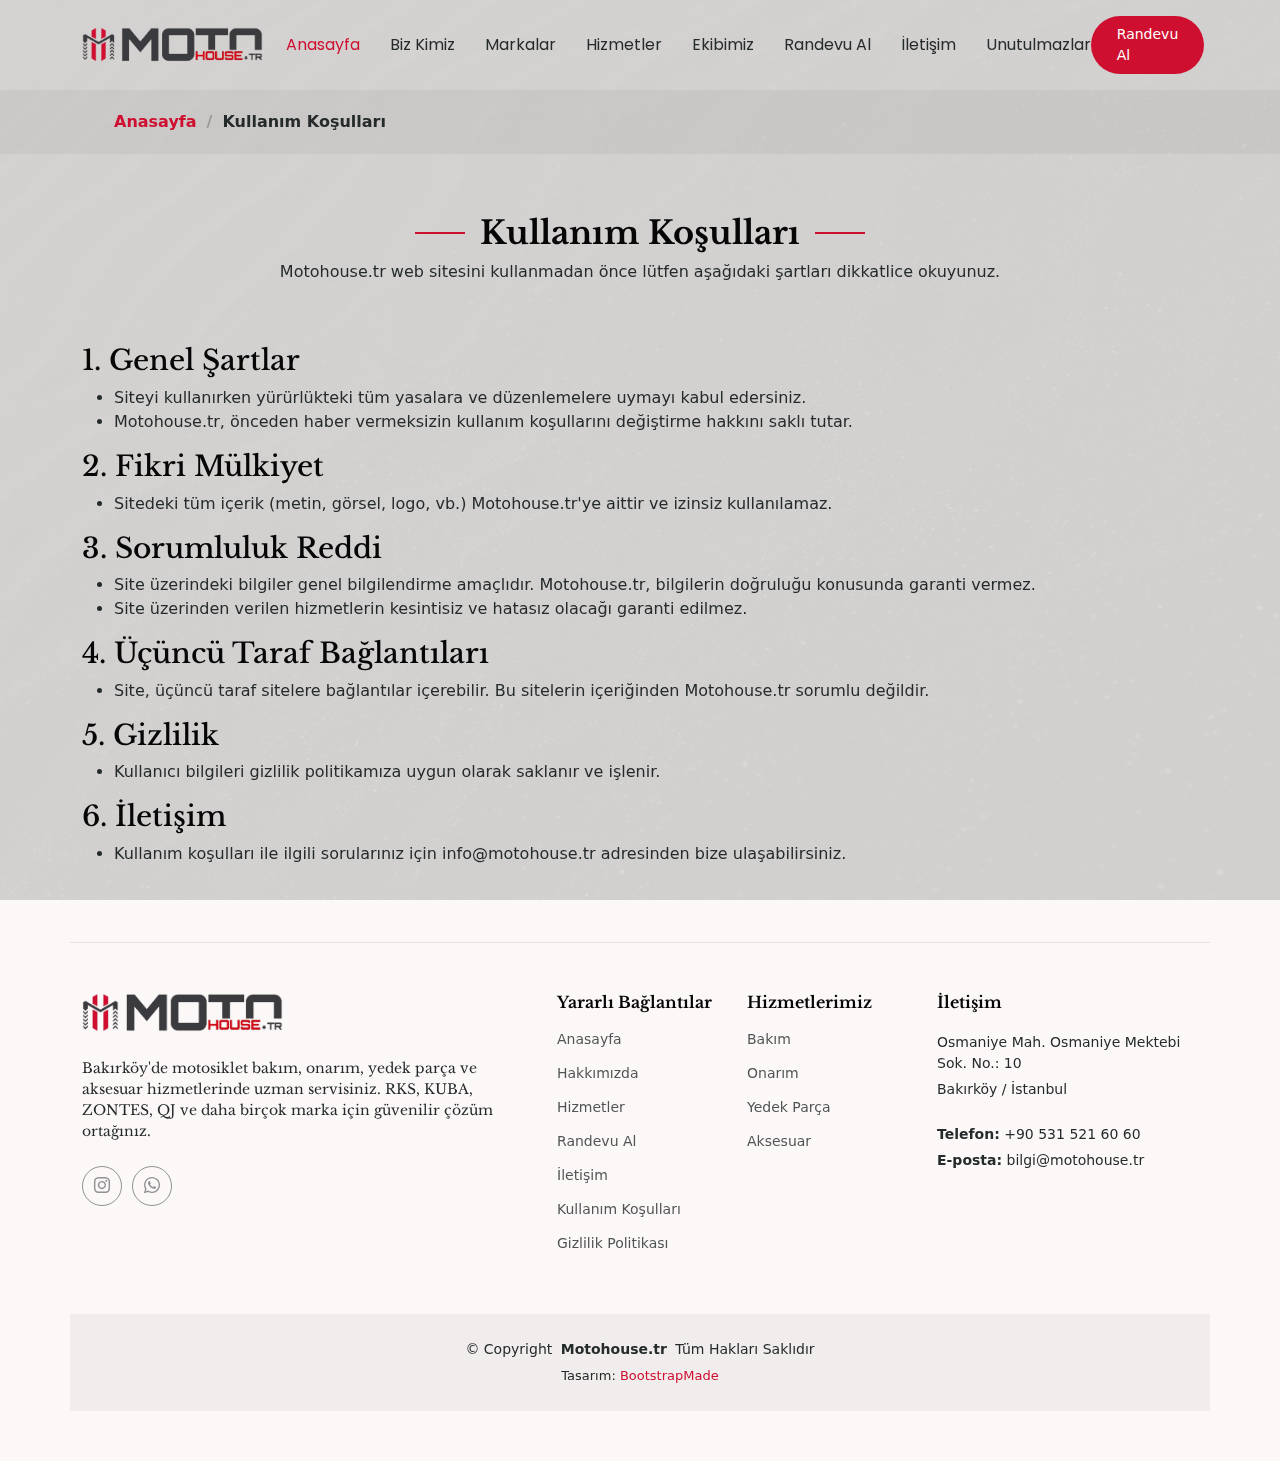
<file: kullanim-kosullari.html>
<!DOCTYPE html>
<html lang="tr">

<head>
  <meta charset="utf-8">
  <meta content="width=device-width, initial-scale=1.0" name="viewport">
  <title>Kullanım Koşulları - Motohouse.tr</title>
  <meta name="description" content="Motohouse.tr Kullanım Koşulları">
  <meta name="keywords" content="kullanım koşulları, motohouse.tr, şartlar">

  <!-- Favicons -->
  <link href="assets/img/favicon.ico" rel="icon">
  <link rel="icon" type="image/png" href="assets/img/logo-full.png">
  <link rel="apple-touch-icon" href="assets/img/logo-full.png">
  <link rel="icon" type="image/png" sizes="192x192" href="assets/img/logo-full.png">
  <link rel="icon" type="image/png" sizes="512x512" href="assets/img/logo-full.png">
  <link rel="manifest" href="/site.webmanifest">

  <!-- Fonts -->
  <link href="https://fonts.googleapis.com" rel="preconnect">
  <link href="https://fonts.gstatic.com" rel="preconnect" crossorigin>
  <link href="https://fonts.googleapis.com/css2?family=Roboto:ital,wght@0,100;0,300;0,400;0,500;0,700;0,900;1,100;1,300;1,400;1,500;1,700;1,900&family=Poppins:ital,wght@0,100;0,200;0,300;0,400;0,500;0,600;0,700;0,800;0,900;1,100;1,200;1,300;1,400;1,500;1,600;1,700;1,800;1,900&family=Libre+Baskerville:ital,wght@0,400;0,700;1,400;1,700&display=swap" rel="stylesheet">

  <!-- Vendor CSS Files -->
  <link href="assets/vendor/bootstrap/css/bootstrap.min.css" rel="stylesheet">
  <link href="assets/vendor/bootstrap-icons/bootstrap-icons.css" rel="stylesheet">
  <link href="assets/vendor/aos/aos.css" rel="stylesheet">
  <link href="assets/vendor/swiper/swiper-bundle.min.css" rel="stylesheet">

  <!-- Main CSS File -->
  <link href="assets/css/main.css" rel="stylesheet">
</head>

<body class="starter-page-page">

  <header id="header" class="header d-flex align-items-center sticky-top">
    <div class="container position-relative d-flex align-items-center justify-content-between">
      <a href="index.html" class="logo d-flex align-items-center me-auto me-xl-0">
        <img src="assets/img/title-lg.png" alt="">
      </a>
      <nav id="navmenu" class="navmenu">
        <ul>
          <li><a href="#hero" class="active">Anasayfa</a></li>
          <li><a href="#about">Biz Kimiz</a></li>
          <li><a href="#brands">Markalar</a></li>
          <li><a href="#menu">Hizmetler</a></li>
          <li><a href="#chefs">Ekibimiz</a></li>
          <li><a href="#book-a-table">Randevu Al</a></li>
          <li><a href="#location">İletişim</a></li>
          <li><a href="#events">Unutulmazlar</a></li>
        </ul>
        <i class="mobile-nav-toggle d-xl-none bi bi-list"></i>
      </nav>
      <a class="btn-getstarted d-none d-sm-block" href="#location">Randevu Al</a>
    </div>
  </header>

  <main class="main">

    <!-- Page Title -->
    <div class="page-title" data-aos="fade">
      
      <nav class="breadcrumbs">
        <div class="container">
          <ol>
            <li><a href="index.html">Anasayfa</a></li>
            <li class="current">Kullanım Koşulları</li>
          </ol>
        </div>
      </nav>
    </div><!-- End Page Title -->

    <!-- Kullanım Koşulları Section -->
    <section id="starter-section" class="starter-section section">
      <div class="container section-title" data-aos="fade-up">
        <h2>Kullanım Koşulları</h2>
        <p>Motohouse.tr web sitesini kullanmadan önce lütfen aşağıdaki şartları dikkatlice okuyunuz.</p>
      </div>
      <div class="container" data-aos="fade-up">
        <h3>1. Genel Şartlar</h3>
        <ul>
          <li>Siteyi kullanırken yürürlükteki tüm yasalara ve düzenlemelere uymayı kabul edersiniz.</li>
          <li>Motohouse.tr, önceden haber vermeksizin kullanım koşullarını değiştirme hakkını saklı tutar.</li>
        </ul>
        <h3>2. Fikri Mülkiyet</h3>
        <ul>
          <li>Sitedeki tüm içerik (metin, görsel, logo, vb.) Motohouse.tr'ye aittir ve izinsiz kullanılamaz.</li>
        </ul>
        <h3>3. Sorumluluk Reddi</h3>
        <ul>
          <li>Site üzerindeki bilgiler genel bilgilendirme amaçlıdır. Motohouse.tr, bilgilerin doğruluğu konusunda garanti vermez.</li>
          <li>Site üzerinden verilen hizmetlerin kesintisiz ve hatasız olacağı garanti edilmez.</li>
        </ul>
        <h3>4. Üçüncü Taraf Bağlantıları</h3>
        <ul>
          <li>Site, üçüncü taraf sitelere bağlantılar içerebilir. Bu sitelerin içeriğinden Motohouse.tr sorumlu değildir.</li>
        </ul>
        <h3>5. Gizlilik</h3>
        <ul>
          <li>Kullanıcı bilgileri gizlilik politikamıza uygun olarak saklanır ve işlenir.</li>
        </ul>
        <h3>6. İletişim</h3>
        <ul>
          <li>Kullanım koşulları ile ilgili sorularınız için info@motohouse.tr adresinden bize ulaşabilirsiniz.</li>
        </ul>
      </div>
    </section>

  </main>

  <footer id="footer" class="footer">
    <div class="container footer-top">
      <div class="row gy-4">
        <div class="col-lg-5 col-md-12 footer-about">
          <a href="index.html" class="logo d-flex align-items-center">
            <img src="assets/img/title-lg.png" alt="">
          </a>
          <p>Bakırköy'de motosiklet bakım, onarım, yedek parça ve aksesuar hizmetlerinde uzman servisiniz. RKS, KUBA, ZONTES, QJ ve daha birçok marka için güvenilir çözüm ortağınız.</p>
          <div class="social-links d-flex mt-4">
            <a href="https://www.instagram.com/motohouse.tr/" target="_blank"><i class="bi bi-instagram"></i></a>
            <a href="https://wa.me/905315216060" target="_blank"><i class="bi bi-whatsapp"></i></a>
          </div>
        </div>
        <div class="col-lg-2 col-6 footer-links">
          <h4>Yararlı Bağlantılar</h4>
          <ul>
            <li><a href="#hero">Anasayfa</a></li>
            <li><a href="#about">Hakkımızda</a></li>
            <li><a href="#menu">Hizmetler</a></li>
            <li><a href="#book-a-table">Randevu Al</a></li>
            <li><a href="#contact">İletişim</a></li>
            <li><a href="kullanim-kosullari.html">Kullanım Koşulları</a></li>
            <li><a href="gizlilik-politikasi.html">Gizlilik Politikası</a></li>
          </ul>
        </div>
        <div class="col-lg-2 col-6 footer-links">
          <h4>Hizmetlerimiz</h4>
          <ul>
            <li><a href="#menu">Bakım</a></li>
            <li><a href="#menu">Onarım</a></li>
            <li><a href="#menu">Yedek Parça</a></li>
            <li><a href="#menu">Aksesuar</a></li>
          </ul>
        </div>
        <div class="col-lg-3 col-md-12 footer-contact text-center text-md-start">
          <h4>İletişim</h4>
          <p>Osmaniye Mah. Osmaniye Mektebi Sok. No.: 10</p>
          <p>Bakırköy / İstanbul</p>
          <p class="mt-4"><strong>Telefon:</strong> <span>+90 531 521 60 60</span></p>
          <p><strong>E-posta:</strong> <span>bilgi@motohouse.tr</span></p>
        </div>
      </div>
    </div>
    <div class="container copyright text-center mt-4">
      <p>© <span>Copyright</span> <strong class="px-1 sitename">Motohouse.tr</strong> <span>Tüm Hakları Saklıdır</span></p>
      <div class="credits">
        Tasarım: <a href="https://bootstrapmade.com/">BootstrapMade</a>
      </div>
    </div>
  </footer>

  <!-- Scroll Top -->
  <a href="#" id="scroll-top" class="scroll-top d-flex align-items-center justify-content-center"><i class="bi bi-arrow-up-short"></i></a>

  <!-- Preloader -->
  <div id="preloader"></div>

  <!-- Vendor JS Files -->
  <script src="assets/vendor/bootstrap/js/bootstrap.bundle.min.js"></script>
  <script src="assets/vendor/php-email-form/validate.js"></script>
  <script src="assets/vendor/aos/aos.js"></script>
  <script src="assets/vendor/swiper/swiper-bundle.min.js"></script>
  <script src="assets/vendor/purecounter/purecounter_vanilla.js"></script>
  <script src="assets/vendor/imagesloaded/imagesloaded.pkgd.min.js"></script>
  <script src="assets/vendor/isotope-layout/isotope.pkgd.min.js"></script>

  <!-- Main JS File -->
  <script src="assets/js/main.js"></script>

</body>

</html>
</file>
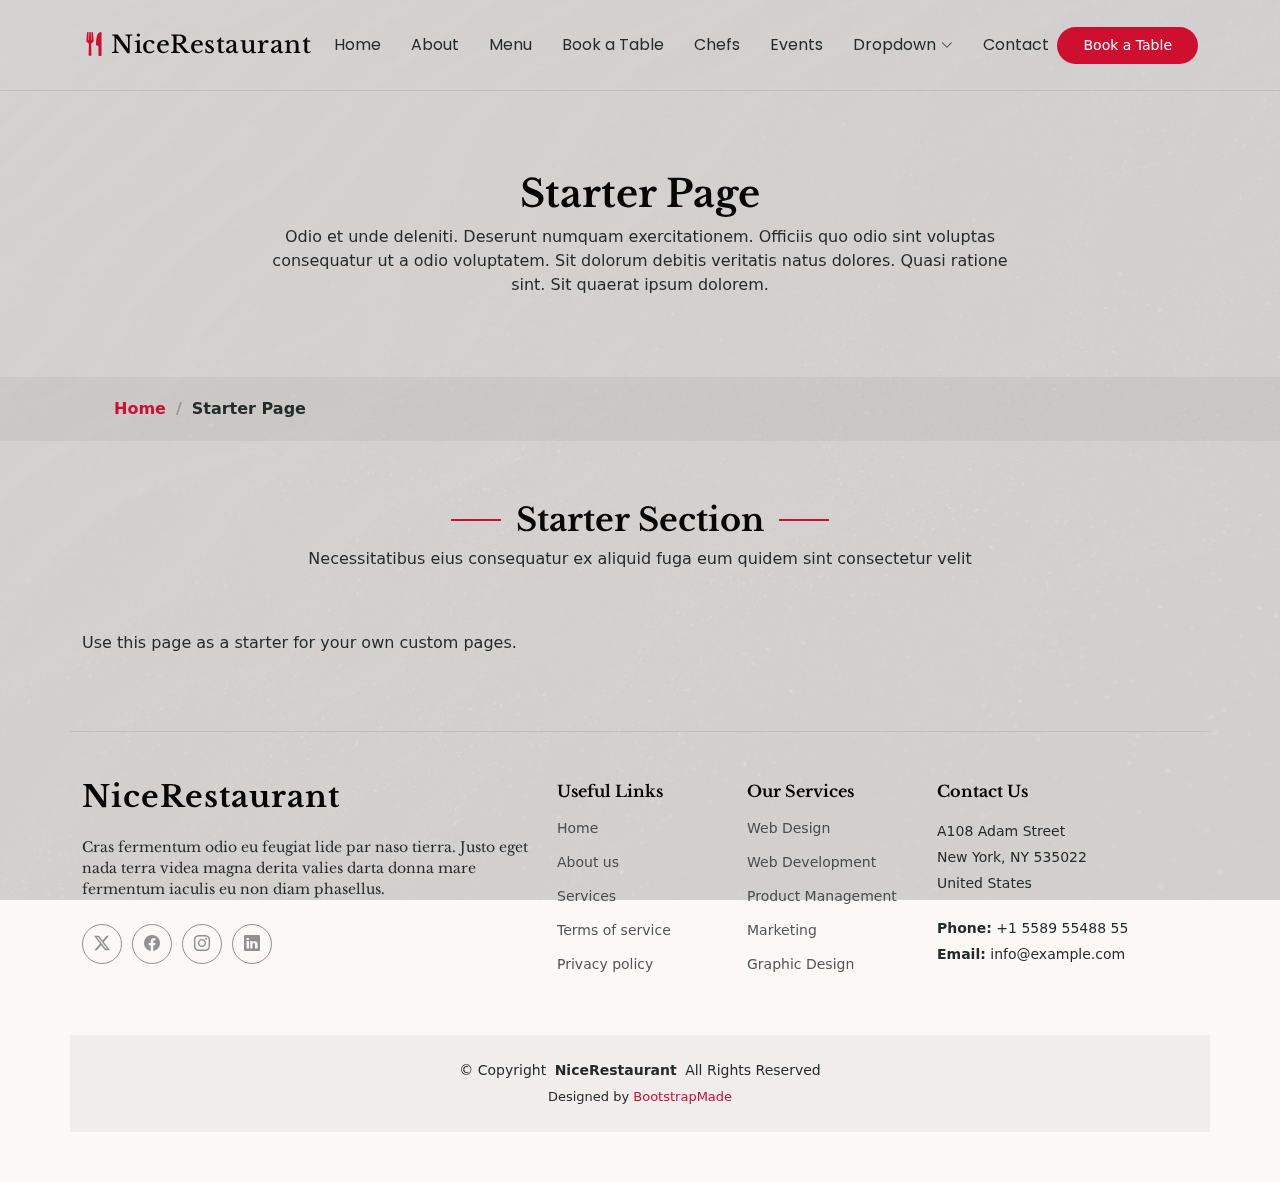
<file: starter-page.html>
<!DOCTYPE html>
<html lang="en">

<head>
  <meta charset="utf-8">
  <meta content="width=device-width, initial-scale=1.0" name="viewport">
  <title>Starter Page - NiceRestaurant Bootstrap Template</title>
  <meta name="description" content="">
  <meta name="keywords" content="">

  <!-- Favicons -->
  <link href="assets/img/favicon.png" rel="icon">

  <!-- Fonts -->
  <link href="https://fonts.googleapis.com" rel="preconnect">
  <link href="https://fonts.gstatic.com" rel="preconnect" crossorigin>
  <link href="https://fonts.googleapis.com/css2?family=Roboto:ital,wght@0,100;0,300;0,400;0,500;0,700;0,900;1,100;1,300;1,400;1,500;1,700;1,900&family=Poppins:ital,wght@0,100;0,200;0,300;0,400;0,500;0,600;0,700;0,800;0,900;1,100;1,200;1,300;1,400;1,500;1,600;1,700;1,800;1,900&family=Libre+Baskerville:ital,wght@0,400;0,700;1,400;1,700&display=swap" rel="stylesheet">

  <!-- Vendor CSS Files -->
  <link href="assets/vendor/bootstrap/css/bootstrap.min.css" rel="stylesheet">
  <link href="assets/vendor/bootstrap-icons/bootstrap-icons.css" rel="stylesheet">
  <link href="assets/vendor/aos/aos.css" rel="stylesheet">
  <link href="assets/vendor/swiper/swiper-bundle.min.css" rel="stylesheet">

  <!-- Main CSS File -->
  <link href="assets/css/main.css" rel="stylesheet">
</head>

<body class="starter-page-page">

  <header id="header" class="header d-flex align-items-center sticky-top">
    <div class="container position-relative d-flex align-items-center justify-content-between">

      <a href="index.html" class="logo d-flex align-items-center me-auto me-xl-0">
        <!-- Uncomment the line below if you also wish to use an image logo -->
        <!-- <img src="assets/img/logo.webp" alt=""> -->
        <i class="bi bi-fork-knife"></i>
        <h1 class="sitename">NiceRestaurant</h1>
      </a>

      <nav id="navmenu" class="navmenu">
        <ul>
          <li><a href="#hero">Home</a></li>
          <li><a href="#about">About</a></li>
          <li><a href="#menu">Menu</a></li>
          <li><a href="#book-a-table">Book a Table</a></li>
          <li><a href="#chefs">Chefs</a></li>
          <li><a href="#events">Events</a></li>
          <li class="dropdown"><a href="#"><span>Dropdown</span> <i class="bi bi-chevron-down toggle-dropdown"></i></a>
            <ul>
              <li><a href="#">Dropdown 1</a></li>
              <li class="dropdown"><a href="#"><span>Deep Dropdown</span> <i class="bi bi-chevron-down toggle-dropdown"></i></a>
                <ul>
                  <li><a href="#">Deep Dropdown 1</a></li>
                  <li><a href="#">Deep Dropdown 2</a></li>
                  <li><a href="#">Deep Dropdown 3</a></li>
                  <li><a href="#">Deep Dropdown 4</a></li>
                  <li><a href="#">Deep Dropdown 5</a></li>
                </ul>
              </li>
              <li><a href="#">Dropdown 2</a></li>
              <li><a href="#">Dropdown 3</a></li>
              <li><a href="#">Dropdown 4</a></li>
            </ul>
          </li>
          <li><a href="#contact">Contact</a></li>
        </ul>
        <i class="mobile-nav-toggle d-xl-none bi bi-list"></i>
      </nav>

      <a class="btn-getstarted d-none d-sm-block" href="#book-a-table">Book a Table</a>

    </div>
  </header>

  <main class="main">

    <!-- Page Title -->
    <div class="page-title" data-aos="fade">
      <div class="heading">
        <div class="container">
          <div class="row d-flex justify-content-center text-center">
            <div class="col-lg-8">
              <h1>Starter Page</h1>
              <p class="mb-0">Odio et unde deleniti. Deserunt numquam exercitationem. Officiis quo odio sint voluptas consequatur ut a odio voluptatem. Sit dolorum debitis veritatis natus dolores. Quasi ratione sint. Sit quaerat ipsum dolorem.</p>
            </div>
          </div>
        </div>
      </div>
      <nav class="breadcrumbs">
        <div class="container">
          <ol>
            <li><a href="index.html">Home</a></li>
            <li class="current">Starter Page</li>
          </ol>
        </div>
      </nav>
    </div><!-- End Page Title -->

    <!-- Starter Section Section -->
    <section id="starter-section" class="starter-section section">

      <!-- Section Title -->
      <div class="container section-title" data-aos="fade-up">
        <h2>Starter Section</h2>
        <p>Necessitatibus eius consequatur ex aliquid fuga eum quidem sint consectetur velit</p>
      </div><!-- End Section Title -->

      <div class="container" data-aos="fade-up">
        <p>Use this page as a starter for your own custom pages.</p>
      </div>

    </section><!-- /Starter Section Section -->

  </main>

  <footer id="footer" class="footer">

    <div class="container footer-top">
      <div class="row gy-4">
        <div class="col-lg-5 col-md-12 footer-about">
          <a href="index.html" class="logo d-flex align-items-center">
            <span class="sitename">NiceRestaurant</span>
          </a>
          <p>Cras fermentum odio eu feugiat lide par naso tierra. Justo eget nada terra videa magna derita valies darta donna mare fermentum iaculis eu non diam phasellus.</p>
          <div class="social-links d-flex mt-4">
            <a href=""><i class="bi bi-twitter-x"></i></a>
            <a href=""><i class="bi bi-facebook"></i></a>
            <a href=""><i class="bi bi-instagram"></i></a>
            <a href=""><i class="bi bi-linkedin"></i></a>
          </div>
        </div>

        <div class="col-lg-2 col-6 footer-links">
          <h4>Useful Links</h4>
          <ul>
            <li><a href="#">Home</a></li>
            <li><a href="#">About us</a></li>
            <li><a href="#">Services</a></li>
            <li><a href="#">Terms of service</a></li>
            <li><a href="#">Privacy policy</a></li>
          </ul>
        </div>

        <div class="col-lg-2 col-6 footer-links">
          <h4>Our Services</h4>
          <ul>
            <li><a href="#">Web Design</a></li>
            <li><a href="#">Web Development</a></li>
            <li><a href="#">Product Management</a></li>
            <li><a href="#">Marketing</a></li>
            <li><a href="#">Graphic Design</a></li>
          </ul>
        </div>

        <div class="col-lg-3 col-md-12 footer-contact text-center text-md-start">
          <h4>Contact Us</h4>
          <p>A108 Adam Street</p>
          <p>New York, NY 535022</p>
          <p>United States</p>
          <p class="mt-4"><strong>Phone:</strong> <span>+1 5589 55488 55</span></p>
          <p><strong>Email:</strong> <span>info@example.com</span></p>
        </div>

      </div>
    </div>

    <div class="container copyright text-center mt-4">
      <p>© <span>Copyright</span> <strong class="px-1 sitename">NiceRestaurant</strong> <span>All Rights Reserved</span></p>
      <div class="credits">
        <!-- All the links in the footer should remain intact. -->
        <!-- You can delete the links only if you've purchased the pro version. -->
        <!-- Licensing information: https://bootstrapmade.com/license/ -->
        <!-- Purchase the pro version with working PHP/AJAX contact form: [buy-url] -->
        Designed by <a href="https://bootstrapmade.com/">BootstrapMade</a>
      </div>
    </div>

  </footer>

  <!-- Scroll Top -->
  <a href="#" id="scroll-top" class="scroll-top d-flex align-items-center justify-content-center"><i class="bi bi-arrow-up-short"></i></a>

  <!-- Preloader -->
  <div id="preloader"></div>

  <!-- Vendor JS Files -->
  <script src="assets/vendor/bootstrap/js/bootstrap.bundle.min.js"></script>
  <script src="assets/vendor/php-email-form/validate.js"></script>
  <script src="assets/vendor/aos/aos.js"></script>
  <script src="assets/vendor/swiper/swiper-bundle.min.js"></script>
  <script src="assets/vendor/purecounter/purecounter_vanilla.js"></script>
  <script src="assets/vendor/imagesloaded/imagesloaded.pkgd.min.js"></script>
  <script src="assets/vendor/isotope-layout/isotope.pkgd.min.js"></script>

  <!-- Main JS File -->
  <script src="assets/js/main.js"></script>

</body>

</html>
</file>
<file: assets/css/main.css>
/**
* Template Name: NiceRestaurant
* Template URL: https://bootstrapmade.com/nice-restaurant-bootstrap-template/
* Updated: Jun 06 2025 with Bootstrap v5.3.6
* Author: BootstrapMade.com
* License: https://bootstrapmade.com/license/
*/

/*--------------------------------------------------------------
# Font & Color Variables
# Help: https://bootstrapmade.com/color-system/
--------------------------------------------------------------*/
/* Fonts */
:root {
  --default-font: "Roboto",  system-ui, -apple-system, "Segoe UI", Roboto, "Helvetica Neue", Arial, "Noto Sans", "Liberation Sans", sans-serif, "Apple Color Emoji", "Segoe UI Emoji", "Segoe UI Symbol", "Noto Color Emoji";
  --heading-font: "Libre Baskerville",  sans-serif;
  --nav-font: "Poppins",  sans-serif;
}

/* Global Colors - The following color variables are used throughout the website. Updating them here will change the color scheme of the entire website */
:root { 
  --background-color: rgba(251, 248, 248, 0.837); /* Background color for the entire website, including individual sections */
  --default-color: #252a2b; /* Default color used for the majority of the text content across the entire website */
  --heading-color: #060606; /* Color for headings, subheadings and title throughout the website */
  --accent-color: #CE0F30; /* Accent color that represents your brand on the website. It's used for buttons, links, and other elements that need to stand out */
  --surface-color: #f1f3f5; /* The surface color is used as a background of boxed elements within sections, such as cards, icon boxes, or other elements that require a visual separation from the global background. */
  --contrast-color: #ffffff; /* Contrast color for text, ensuring readability against backgrounds of accent, heading, or default colors. */
}

/* Nav Menu Colors - The following color variables are used specifically for the navigation menu. They are separate from the global colors to allow for more customization options */
:root {
  --nav-color: #252a2b;  /* The default color of the main navmenu links */
  --nav-hover-color: #CE0F30; /* Applied to main navmenu links when they are hovered over or active */
  --nav-mobile-background-color: #f1f3f5; /* Used as the background color for mobile navigation menu */
  --nav-dropdown-background-color: #f1f3f5; /* Used as the background color for dropdown items that appear when hovering over primary navigation items */
  --nav-dropdown-color: #252a2b; /* Used for navigation links of the dropdown items in the navigation menu. */
  --nav-dropdown-hover-color: #CE0F30; /* Similar to --nav-hover-color, this color is applied to dropdown navigation links when they are hovered over. */
}

/* Color Presets - These classes override global colors when applied to any section or element, providing reuse of the sam color scheme. */

.light-background {
  --background-color: #060606;
  --surface-color: #252525;
}

.dark-background {
  --background-color: #f4f7fa;
  --default-color: #252a2b;
  --heading-color: #060606;
  --surface-color: #f1f3f5;
  --contrast-color: #252a2b;
}

/* Smooth scroll */
:root {
  scroll-behavior: smooth;
}

/*--------------------------------------------------------------
# General Styling & Shared Classes
--------------------------------------------------------------*/
body {
  color: var(--default-color);
  background-color: var(--background-color);
  position: relative;
}

body::before {
  background: linear-gradient(color-mix(in srgb, #000000, transparent 30%), color-mix(in srgb, #000000, transparent 30%)), url("../img/bg/abstract-bg-4.webp") no-repeat center center/cover;
  content: "";
  position: fixed;
  inset: 0;
  z-index: 0;
  pointer-events: none;
}

a {
  color: var(--accent-color);
  text-decoration: none;
  transition: 0.3s;
}

a:hover {
  color: color-mix(in srgb, var(--accent-color), transparent 25%);
  text-decoration: none;
}

h1,
h2,
h3,
h4,
h5,
h6 {
  color: var(--heading-color);
  font-family: var(--heading-font);
}

/* PHP Email Form Messages
------------------------------*/
.php-email-form .error-message {
  display: none;
  background: #df1529;
  color: #ffffff;
  text-align: left;
  padding: 15px;
  margin-bottom: 24px;
  font-weight: 600;
}

.php-email-form .sent-message {
  display: none;
  color: #ffffff;
  background: #059652;
  text-align: center;
  padding: 15px;
  margin-bottom: 24px;
  font-weight: 600;
}

.php-email-form .loading {
  display: none;
  background: var(--surface-color);
  text-align: center;
  padding: 15px;
  margin-bottom: 24px;
}

.php-email-form .loading:before {
  content: "";
  display: inline-block;
  border-radius: 50%;
  width: 24px;
  height: 24px;
  margin: 0 10px -6px 0;
  border: 3px solid var(--accent-color);
  border-top-color: var(--surface-color);
  animation: php-email-form-loading 1s linear infinite;
}

@keyframes php-email-form-loading {
  0% {
    transform: rotate(0deg);
  }

  100% {
    transform: rotate(360deg);
  }
}

/*--------------------------------------------------------------
# Global Header
--------------------------------------------------------------*/
.header {
  color: var(--default-color);
  background-color: var(--background-color);
  padding: 15px 0;
  transition: all 0.5s;
  z-index: 997;
}

.header .logo {
  line-height: 1;
}

.header .logo img {
  max-height: 36px;
  margin-right: 8px;
}

.header .logo i {
  font-size: 24px;
  margin-right: 5px;
  color: var(--accent-color);
}

.header .logo h1 {
  font-size: 24px;
  margin: 0;
  font-weight: 500;
  letter-spacing: 0.5px;
  color: var(--heading-color);
}

.header .btn-getstarted,
.header .btn-getstarted:focus {
  color: var(--contrast-color);
  background: var(--accent-color);
  font-size: 14px;
  padding: 8px 26px;
  margin: 0;
  border-radius: 50px;
  transition: 0.3s;
}

.header .btn-getstarted:hover,
.header .btn-getstarted:focus:hover {
  color: var(--contrast-color);
  background: color-mix(in srgb, var(--accent-color), transparent 15%);
}

@media (max-width: 1200px) {
  .header .logo {
    order: 1;
  }

  .header .btn-getstarted {
    order: 2;
    margin: 0 15px 0 0;
    padding: 6px 20px;
  }

  .header .navmenu {
    order: 3;
  }
}

.scrolled .header {
  box-shadow: 0px 0 18px rgba(231, 225, 225, 0.1);
}

/* Global Header on Scroll
------------------------------*/
.scrolled .header {
  --background-color: rgba(215, 197, 197, 0.8);
}

/*--------------------------------------------------------------
# Navigation Menu
--------------------------------------------------------------*/
/* Navmenu - Desktop */
@media (min-width: 1200px) {
  .navmenu {
    padding: 0;
  }

  .navmenu ul {
    margin: 0;
    padding: 0;
    display: flex;
    list-style: none;
    align-items: center;
  }

  .navmenu li {
    position: relative;
  }

  .navmenu a,
  .navmenu a:focus {
    color: var(--nav-color);
    padding: 18px 15px;
    font-size: 16px;
    font-family: var(--nav-font);
    font-weight: 400;
    display: flex;
    align-items: center;
    justify-content: space-between;
    white-space: nowrap;
    transition: 0.3s;
  }

  .navmenu a i,
  .navmenu a:focus i {
    font-size: 12px;
    line-height: 0;
    margin-left: 5px;
    transition: 0.3s;
  }

  .navmenu li:last-child a {
    padding-right: 0;
  }

  .navmenu li:hover>a,
  .navmenu .active,
  .navmenu .active:focus {
    color: var(--nav-hover-color);
  }

  .navmenu .dropdown ul {
    margin: 0;
    padding: 10px 0;
    background: var(--nav-dropdown-background-color);
    display: block;
    position: absolute;
    visibility: hidden;
    left: 14px;
    top: 130%;
    opacity: 0;
    transition: 0.3s;
    border-radius: 4px;
    z-index: 99;
    box-shadow: 0px 0px 30px rgba(0, 0, 0, 0.1);
  }

  .navmenu .dropdown ul li {
    min-width: 200px;
  }

  .navmenu .dropdown ul a {
    padding: 10px 20px;
    font-size: 15px;
    text-transform: none;
    color: var(--nav-dropdown-color);
  }

  .navmenu .dropdown ul a i {
    font-size: 12px;
  }

  .navmenu .dropdown ul a:hover,
  .navmenu .dropdown ul .active:hover,
  .navmenu .dropdown ul li:hover>a {
    color: var(--nav-dropdown-hover-color);
  }

  .navmenu .dropdown:hover>ul {
    opacity: 1;
    top: 100%;
    visibility: visible;
  }

  .navmenu .dropdown .dropdown ul {
    top: 0;
    left: -90%;
    visibility: hidden;
  }

  .navmenu .dropdown .dropdown:hover>ul {
    opacity: 1;
    top: 0;
    left: -100%;
    visibility: visible;
  }
}

/* Navmenu - Mobile */
@media (max-width: 1199px) {
  .mobile-nav-toggle {
    color: var(--nav-color);
    font-size: 28px;
    line-height: 0;
    margin-right: 10px;
    cursor: pointer;
    transition: color 0.3s;
  }

  .navmenu {
    padding: 0;
    z-index: 9997;
  }

  .navmenu ul {
    display: none;
    list-style: none;
    position: absolute;
    inset: 60px 20px 20px 20px;
    padding: 10px 0;
    margin: 0;
    border-radius: 6px;
    background-color: var(--nav-mobile-background-color);
    overflow-y: auto;
    transition: 0.3s;
    z-index: 9998;
    box-shadow: 0px 0px 30px rgba(0, 0, 0, 0.1);
  }

  .navmenu a,
  .navmenu a:focus {
    color: var(--nav-dropdown-color);
    padding: 10px 20px;
    font-family: var(--nav-font);
    font-size: 17px;
    font-weight: 500;
    display: flex;
    align-items: center;
    justify-content: space-between;
    white-space: nowrap;
    transition: 0.3s;
  }

  .navmenu a i,
  .navmenu a:focus i {
    font-size: 12px;
    line-height: 0;
    margin-left: 5px;
    width: 30px;
    height: 30px;
    display: flex;
    align-items: center;
    justify-content: center;
    border-radius: 50%;
    transition: 0.3s;
    background-color: color-mix(in srgb, var(--accent-color), transparent 90%);
  }

  .navmenu a i:hover,
  .navmenu a:focus i:hover {
    background-color: var(--accent-color);
    color: var(--contrast-color);
  }

  .navmenu a:hover,
  .navmenu .active,
  .navmenu .active:focus {
    color: var(--nav-dropdown-hover-color);
  }

  .navmenu .active i,
  .navmenu .active:focus i {
    background-color: var(--accent-color);
    color: var(--contrast-color);
    transform: rotate(180deg);
  }

  .navmenu .dropdown ul {
    position: static;
    display: none;
    z-index: 99;
    padding: 10px 0;
    margin: 10px 20px;
    background-color: var(--nav-dropdown-background-color);
    border: 1px solid color-mix(in srgb, var(--default-color), transparent 90%);
    box-shadow: none;
    transition: all 0.5s ease-in-out;
  }

  .navmenu .dropdown ul ul {
    background-color: rgba(33, 37, 41, 0.1);
  }

  .navmenu .dropdown>.dropdown-active {
    display: block;
    background-color: rgba(33, 37, 41, 0.03);
  }

  .mobile-nav-active {
    overflow: hidden;
  }

  .mobile-nav-active .mobile-nav-toggle {
    color: #fff;
    position: absolute;
    font-size: 32px;
    top: 15px;
    right: 15px;
    margin-right: 0;
    z-index: 9999;
  }

  .mobile-nav-active .navmenu {
    position: fixed;
    overflow: hidden;
    inset: 0;
    background: rgba(33, 37, 41, 0.8);
    transition: 0.3s;
  }

  .mobile-nav-active .navmenu>ul {
    display: block;
  }
}

/*--------------------------------------------------------------
# Global Footer
--------------------------------------------------------------*/
.footer {
  color: var(--default-color);
  background-color: var(--background-color);
  font-size: 14px;
  padding-bottom: 50px;
  position: relative;
}

.footer .footer-top {
  padding-top: 50px;
  border-top: 1px solid color-mix(in srgb, var(--default-color), transparent 90%);
}

.footer .footer-about .logo {
  line-height: 1;
  margin-bottom: 25px;
}

.footer .footer-about .logo img {
  max-height: 40px;
  margin-right: 6px;
}

.footer .footer-about .logo span {
  color: var(--heading-color);
  font-size: 30px;
  font-weight: 700;
  letter-spacing: 1px;
  font-family: var(--heading-font);
}

.footer .footer-about p {
  font-size: 14px;
  font-family: var(--heading-font);
}

.footer .social-links a {
  display: flex;
  align-items: center;
  justify-content: center;
  width: 40px;
  height: 40px;
  border-radius: 50%;
  border: 1px solid color-mix(in srgb, var(--default-color), transparent 50%);
  font-size: 16px;
  color: color-mix(in srgb, var(--default-color), transparent 50%);
  margin-right: 10px;
  transition: 0.3s;
}

.footer .social-links a:hover {
  color: var(--accent-color);
  border-color: var(--accent-color);
}

.footer h4 {
  font-size: 16px;
  font-weight: bold;
  position: relative;
  padding-bottom: 12px;
}

.footer .footer-links {
  margin-bottom: 30px;
}

.footer .footer-links ul {
  list-style: none;
  padding: 0;
  margin: 0;
}

.footer .footer-links ul i {
  padding-right: 2px;
  font-size: 12px;
  line-height: 0;
}

.footer .footer-links ul li {
  padding: 10px 0;
  display: flex;
  align-items: center;
}

.footer .footer-links ul li:first-child {
  padding-top: 0;
}

.footer .footer-links ul a {
  color: color-mix(in srgb, var(--default-color), transparent 20%);
  display: inline-block;
  line-height: 1;
}

.footer .footer-links ul a:hover {
  color: var(--accent-color);
}

.footer .footer-contact p {
  margin-bottom: 5px;
}

.footer .copyright {
  padding-top: 25px;
  padding-bottom: 25px;
  background-color: color-mix(in srgb, var(--default-color), transparent 95%);
}

.footer .copyright p {
  margin-bottom: 0;
}

.footer .credits {
  margin-top: 6px;
  font-size: 13px;
}

/*--------------------------------------------------------------
# Preloader
--------------------------------------------------------------*/
#preloader {
  position: fixed;
  inset: 0;
  z-index: 999999;
  overflow: hidden;
  background: var(--background-color);
  transition: all 0.6s ease-out;
}

#preloader:before {
  content: "";
  position: fixed;
  top: calc(50% - 30px);
  left: calc(50% - 30px);
  border: 6px solid #ffffff;
  border-color: var(--accent-color) transparent var(--accent-color) transparent;
  border-radius: 50%;
  width: 60px;
  height: 60px;
  animation: animate-preloader 1.5s linear infinite;
}

@keyframes animate-preloader {
  0% {
    transform: rotate(0deg);
  }

  100% {
    transform: rotate(360deg);
  }
}

/*--------------------------------------------------------------
# Scroll Top Button
--------------------------------------------------------------*/
.scroll-top {
  position: fixed;
  visibility: hidden;
  opacity: 0;
  right: 15px;
  bottom: -15px;
  z-index: 99999;
  background-color: var(--accent-color);
  width: 44px;
  height: 44px;
  border-radius: 50px;
  transition: all 0.4s;
}

.scroll-top i {
  font-size: 24px;
  color: var(--contrast-color);
  line-height: 0;
}

.scroll-top:hover {
  background-color: color-mix(in srgb, var(--accent-color), transparent 20%);
  color: var(--contrast-color);
}

.scroll-top.active {
  visibility: visible;
  opacity: 1;
  bottom: 15px;
}

/*--------------------------------------------------------------
# Disable aos animation delay on mobile devices
--------------------------------------------------------------*/
@media screen and (max-width: 768px) {
  [data-aos-delay] {
    transition-delay: 0 !important;
  }
}

/*--------------------------------------------------------------
# Global Page Titles & Breadcrumbs
--------------------------------------------------------------*/
.page-title {
  color: var(--default-color);
  background-color: var(--background-color);
  position: relative;
}

.page-title .heading {
  padding: 80px 0;
  border-top: 1px solid color-mix(in srgb, var(--default-color), transparent 90%);
}

.page-title .heading h1 {
  font-size: 38px;
  font-weight: 700;
}

.page-title nav {
  background-color: color-mix(in srgb, var(--default-color), transparent 95%);
  padding: 20px 0;
}

.page-title nav ol {
  display: flex;
  flex-wrap: wrap;
  list-style: none;
  margin: 0;
  font-size: 16px;
  font-weight: 600;
}

.page-title nav ol li+li {
  padding-left: 10px;
}

.page-title nav ol li+li::before {
  content: "/";
  display: inline-block;
  padding-right: 10px;
  color: color-mix(in srgb, var(--default-color), transparent 70%);
}

/*--------------------------------------------------------------
# Global Sections
--------------------------------------------------------------*/
section,
.section {
  color: var(--default-color);
  background-color: var(--background-color);
  padding: 60px 0;
  scroll-margin-top: 90px;
  overflow: clip;
  position: relative;
}

@media (max-width: 1199px) {

  section,
  .section {
    scroll-margin-top: 66px;
  }
}

/*--------------------------------------------------------------
# Global Section Titles
--------------------------------------------------------------*/
.section-title {
  text-align: center;
  padding-bottom: 60px;
  position: relative;
}

.section-title h2 {
  font-size: 32px;
  font-weight: 700;
  position: relative;
}

.section-title h2:before,
.section-title h2:after {
  content: "";
  width: 50px;
  height: 2px;
  background: var(--accent-color);
  display: inline-block;
}

.section-title h2:before {
  margin: 0 15px 10px 0;
}

.section-title h2:after {
  margin: 0 0 10px 15px;
}

.section-title p {
  margin-bottom: 0;
}

/*--------------------------------------------------------------
# Hero Section
--------------------------------------------------------------*/
.hero {
  padding: 0;
}

.hero .hero-container {
  position: relative;
  padding: 0;
  z-index: 3;
}

.hero .hero-container .content-col {
  padding: 3rem 5rem;
  display: flex;
  align-items: center;
  justify-content: center;
  position: relative;
  z-index: 2;
}

@media (max-width: 992px) {
  .hero .hero-container .content-col {
    padding: 3rem 2rem;
  }
}

@media (max-width: 768px) {
  .hero .hero-container .content-col {
    padding: 2.5rem 1.5rem;
  }
}

.hero .hero-container .content-col .content-wrapper {
  max-width: 570px;
}

.hero .hero-container .content-col .status-badge {
  display: inline-block;
  background-color: color-mix(in srgb, var(--accent-color), transparent 75%);
  color: var(--accent-color);
  padding: 0.5rem 1.5rem;
  border-radius: 50px;
  font-weight: 700;
  text-transform: uppercase;
  letter-spacing: 1px;
  font-size: 0.85rem;
  margin-bottom: 1.5rem;
}

.hero .hero-container .content-col h2 {
  font-size: 3.5rem;
  margin-bottom: 1.5rem;
  font-weight: 800;
  line-height: 1.2;
}

@media (max-width: 1200px) {
  .hero .hero-container .content-col h2 {
    font-size: 3rem;
  }
}

@media (max-width: 992px) {
  .hero .hero-container .content-col h2 {
    font-size: 2.5rem;
  }
}

@media (max-width: 768px) {
  .hero .hero-container .content-col h2 {
    font-size: 2.2rem;
  }
}

.hero .hero-container .content-col p {
  font-size: 1.1rem;
  line-height: 1.7;
  margin-bottom: 2rem;
}

@media (max-width: 768px) {
  .hero .hero-container .content-col p {
    font-size: 1rem;
  }
}

.hero .hero-container .content-col .opening-hours {
  display: flex;
  align-items: center;
  margin-bottom: 2rem;
  color: var(--heading-color);
  font-weight: 500;
}

.hero .hero-container .content-col .opening-hours i {
  font-size: 1.2rem;
  margin-right: 0.75rem;
  color: var(--accent-color);
}

.hero .hero-container .content-col .opening-hours span {
  font-size: 0.95rem;
}

.hero .hero-container .content-col .btn-group {
  display: flex;
  gap: 1rem;
  margin-bottom: 2rem;
}

@media (max-width: 992px) {
  .hero .hero-container .content-col .btn-group {
    flex-direction: column;
    width: 100%;
  }

  .hero .hero-container .content-col .btn-group .btn {
    width: 100%;
    text-align: center;
  }
}

.hero .hero-container .content-col .btn-group .btn {
  padding: 1rem 2rem;
  margin: 0;
  line-height: 1;
  font-weight: 600;
  text-transform: uppercase;
  letter-spacing: 0.5px;
  border-radius: 4px;
  transition: all 0.3s ease;
  display: flex;
  align-items: center;
  justify-content: center;
}

.hero .hero-container .content-col .btn-group .btn.btn-book {
  background-color: var(--accent-color);
  color: var(--contrast-color);
  border: transparent;
}

.hero .hero-container .content-col .btn-group .btn.btn-book:hover {
  background-color: color-mix(in srgb, var(--accent-color), black 20%);
  transform: translateY(-3px);
  box-shadow: 0 10px 20px rgba(0, 0, 0, 0.1);
}

.hero .hero-container .content-col .btn-group .btn.btn-menu {
  background-color: transparent;
  color: var(--heading-color);
  border: 2px solid var(--heading-color);
}

.hero .hero-container .content-col .btn-group .btn.btn-menu:hover {
  background-color: transparent;
  color: var(--accent-color);
  transform: translateY(-3px);
  border-color: var(--accent-color);
  box-shadow: 0 10px 20px rgba(0, 0, 0, 0.1);
}

.hero .hero-container .content-col .social-links {
  display: flex;
  gap: 1rem;
}

.hero .hero-container .content-col .social-links a {
  display: flex;
  align-items: center;
  justify-content: center;
  width: 40px;
  height: 40px;
  border-radius: 50%;
  background-color: color-mix(in srgb, var(--heading-color), transparent 90%);
  color: var(--heading-color);
  transition: all 0.3s ease;
}

.hero .hero-container .content-col .social-links a:hover {
  background-color: var(--accent-color);
  color: var(--contrast-color);
  transform: translateY(-3px);
}

.hero .hero-container .content-col .social-links a i {
  font-size: 1.2rem;
}

.hero .hero-container .hero-swiper {
  position: relative;
}

.hero .hero-container .hero-swiper .swiper-slide {
  position: relative;
}

.hero .hero-container .hero-swiper .swiper-slide .img-container {
  position: relative;
  overflow: hidden;
  height: calc(100vh - 90px);
}

.hero .hero-container .hero-swiper .swiper-slide .img-container img {
  position: absolute;
  width: 100%;
  height: 100%;
  object-fit: cover;
  inset: 0;
}

.hero .hero-container .hero-swiper .swiper-button-next,
.hero .hero-container .hero-swiper .swiper-button-prev {
  width: 50px;
  height: 50px;
  background-color: color-mix(in srgb, #000, transparent 70%);
  border-radius: 50%;
  color: var(--contrast-color);
  transition: all 0.3s ease;
}

.hero .hero-container .hero-swiper .swiper-button-next:after,
.hero .hero-container .hero-swiper .swiper-button-prev:after {
  font-size: 1.2rem;
  font-weight: bold;
}

.hero .hero-container .hero-swiper .swiper-button-next:hover,
.hero .hero-container .hero-swiper .swiper-button-prev:hover {
  background-color: var(--accent-color);
  color: var(--contrast-color);
}

.hero .hero-container .hero-swiper .swiper-button-next {
  right: 20px;
}

.hero .hero-container .hero-swiper .swiper-button-prev {
  left: 20px;
}

@media (max-width: 992px) {
  .hero .hero-container .content-col {
    order: 2;
  }

  .hero .hero-container .swiper-col {
    order: 1;
  }

  .hero .hero-container .hero-swiper .swiper-slide .img-container {
    height: calc(70vh - 80px);
  }

  .hero .hero-container .hero-swiper .swiper-button-next,
  .hero .hero-container .hero-swiper .swiper-button-prev {
    width: 40px;
    height: 40px;
  }

  .hero .hero-container .hero-swiper .swiper-button-next:after,
  .hero .hero-container .hero-swiper .swiper-button-prev:after {
    font-size: 1rem;
  }
}

/*--------------------------------------------------------------
# About Section
--------------------------------------------------------------*/
.about {
  padding-top: 120px;
  padding-bottom: 60px;
}

.about .about-content h3 {
  font-size: 32px;
  margin-bottom: 20px;
  position: relative;
}

.about .about-content h3:after {
  content: "";
  position: absolute;
  left: 0;
  bottom: -10px;
  height: 3px;
  width: 60px;
  background-color: var(--accent-color);
}

.about .about-content p {
  margin-bottom: 20px;
  line-height: 1.8;
}

.about .about-content p.fst-italic {
  font-size: 18px;
  color: color-mix(in srgb, var(--heading-color), transparent 15%);
}

.about .about-content .chef-signature {
  padding: 20px;
  background-color: color-mix(in srgb, var(--background-color), var(--accent-color) 5%);
  border-radius: 8px;
}

.about .about-content .chef-signature .chef-avatar {
  width: 70px;
  height: 70px;
  object-fit: cover;
  border: 3px solid var(--accent-color);
}

.about .about-content .chef-signature .chef-message {
  font-style: italic;
  font-size: 15px;
  color: var(--heading-color);
}

.about .about-content .chef-signature .signature-img {
  max-height: 50px;
  margin-bottom: 5px;
}

.about .about-content .chef-signature .chef-name {
  margin: 0;
  font-weight: 600;
  font-size: 14px;
  color: color-mix(in srgb, var(--heading-color), transparent 15%);
}

.about .about-image-wrapper {
  position: relative;
}

.about .about-image-wrapper .main-image {
  border-radius: 10px;
  position: relative;
  z-index: 1;
  border: 5px solid color-mix(in srgb, var(--default-color), transparent 80%);
}

.about .about-image-wrapper .accent-image {
  position: absolute;
  width: 60%;
  bottom: -15%;
  right: -15%;
  z-index: 2;
  border-radius: 10px;
  border: 5px solid color-mix(in srgb, var(--default-color), transparent 80%);
}

@media (max-width: 992px) {
  .about .about-image-wrapper .accent-image {
    display: none;
  }
}

.about .about-image-wrapper .establishment-year {
  position: absolute;
  top: -20px;
  left: -20px;
  background-color: var(--accent-color);
  color: var(--contrast-color);
  padding: 10px;
  font-size: 18px;
  font-weight: 700;
  border-radius: 50%;
  line-height: 1.1;
  width: 90px;
  height: 90px;
  display: flex;
  align-items: center;
  justify-content: center;
  z-index: 3;
  font-family: var(--heading-font);
}

@media (max-width: 768px) {
  .about .about-image-wrapper .establishment-year {
    width: 70px;
    height: 70px;
    font-size: 16px;
    top: -10px;
    left: -10px;
  }
}

.about .features-section {
  border-top: 1px solid color-mix(in srgb, var(--heading-color), transparent 80%);
}

.about .features-section .feature-box {
  text-align: center;
  padding: 20px 15px;
  height: 100%;
  transition: all 0.3s ease;
}

.about .features-section .feature-box:hover {
  transform: translateY(-10px);
}

.about .features-section .feature-box:hover .feature-icon {
  background-color: var(--accent-color);
  color: var(--contrast-color);
}

.about .features-section .feature-box .feature-icon {
  width: 70px;
  height: 70px;
  line-height: 70px;
  background-color: color-mix(in srgb, var(--background-color), var(--accent-color) 15%);
  color: var(--accent-color);
  font-size: 28px;
  border-radius: 50%;
  margin: 0 auto 20px;
  transition: all 0.3s ease;
  display: flex;
  align-items: center;
  justify-content: center;
}

.about .features-section .feature-box h4 {
  font-size: 20px;
  margin-bottom: 12px;
}

.about .features-section .feature-box p {
  font-size: 14px;
  color: color-mix(in srgb, var(--default-color), transparent 15%);
  margin-bottom: 0;
}

.about .stats-container {
  display: flex;
  justify-content: space-around;
  flex-wrap: wrap;
  margin-top: 30px;
  background-color: color-mix(in srgb, var(--background-color), var(--heading-color) 3%);
  padding: 30px 20px;
  border-radius: 10px;
}

.about .stats-container .stat-item {
  text-align: center;
  padding: 15px;
}

@media (max-width: 768px) {
  .about .stats-container .stat-item {
    width: 50%;
    margin-bottom: 15px;
  }
}

.about .stats-container .stat-item .stat-number {
  font-size: 42px;
  font-weight: 700;
  color: var(--accent-color);
  display: block;
  font-family: var(--heading-font);
  line-height: 1;
}

.about .stats-container .stat-item .stat-label {
  margin-top: 5px;
  margin-bottom: 0;
  font-weight: 500;
  font-size: 15px;
  color: var(--heading-color);
}

/*--------------------------------------------------------------
# Menu Section
--------------------------------------------------------------*/
.menu .menu-filters ul {
  display: flex;
  justify-content: center;
  flex-wrap: wrap;
  gap: 15px;
  list-style: none;
  margin: 0;
  padding: 0;
}

.menu .menu-filters ul li {
  padding: 8px 16px;
  font-size: 1rem;
  font-weight: 500;
  cursor: pointer;
  border-radius: 25px;
  background-color: var(--surface-color);
  color: var(--default-color);
  transition: 0.3s;
  box-shadow: 0 2px 5px rgba(0, 0, 0, 0.05);
}

.menu .menu-filters ul li:hover {
  background-color: color-mix(in srgb, var(--accent-color), transparent 80%);
}

.menu .menu-filters ul li.filter-active {
  background-color: var(--accent-color);
  color: var(--contrast-color);
}

@media (max-width: 768px) {
  .menu .menu-filters ul {
    gap: 8px;
  }

  .menu .menu-filters ul li {
    padding: 6px 12px;
    font-size: 0.9rem;
  }
}

.menu .menu-container {
  position: relative;
}

.menu .specials-badge {
  margin-bottom: 15px;
}

.menu .specials-badge span {
  display: inline-block;
  background-color: color-mix(in srgb, var(--accent-color), transparent 90%);
  color: var(--heading-color);
  font-weight: 600;
  font-size: 1.1rem;
  padding: 8px 20px;
  border-radius: 20px;
}

.menu .specials-badge span i {
  color: var(--accent-color);
  margin-right: 8px;
}

.menu .specials-container {
  margin-bottom: 2rem;
}

.menu .special-item {
  overflow: hidden;
  border-radius: 10px;
  box-shadow: 0 5px 15px rgba(0, 0, 0, 0.08);
  transition: transform 0.3s, box-shadow 0.3s;
  height: 100%;
  background-color: var(--surface-color);
}

.menu .special-item:hover {
  transform: translateY(-5px);
  box-shadow: 0 8px 20px rgba(0, 0, 0, 0.12);
}

.menu .special-item .menu-item-img {
  position: relative;
  overflow: hidden;
}

.menu .special-item .menu-item-img img {
  width: 100%;
  height: 240px;
  object-fit: cover;
  transition: transform 0.5s;
}

.menu .special-item .menu-item-img:hover img {
  transform: scale(1.05);
}

.menu .special-item .menu-item-img .menu-item-badges {
  position: absolute;
  top: 10px;
  left: 10px;
  display: flex;
  gap: 8px;
}

.menu .special-item .menu-item-img .menu-item-badges span {
  font-size: 0.75rem;
  font-weight: 600;
  padding: 4px 10px;
  border-radius: 20px;
  text-transform: uppercase;
  letter-spacing: 0.5px;
}

.menu .special-item .menu-item-img .menu-item-badges .badge-special {
  background-color: var(--accent-color);
  color: var(--contrast-color);
}

.menu .special-item .menu-item-img .menu-item-badges .badge-vegan {
  background-color: color-mix(in srgb, green, transparent 30%);
  color: var(--contrast-color);
}

.menu .special-item .menu-item-img .menu-item-badges .badge-spicy {
  background-color: color-mix(in srgb, red, transparent 30%);
  color: var(--contrast-color);
}

.menu .special-item .menu-item-content {
  padding: 20px;
}

.menu .special-item .menu-item-content h4 {
  margin: 0 0 12px;
  font-weight: 600;
  font-size: 1.25rem;
}

.menu .special-item .menu-item-content p {
  color: color-mix(in srgb, var(--default-color), transparent 20%);
  margin-bottom: 15px;
  font-size: 0.95rem;
}

.menu .special-item .menu-item-content .menu-item-price {
  font-weight: 700;
  color: var(--accent-color);
  font-size: 1.2rem;
}

.menu .menu-item {
  padding: 20px;
  border-radius: 8px;
  background-color: var(--surface-color);
  box-shadow: 0 3px 10px rgba(0, 0, 0, 0.05);
  transition: all 0.3s ease;
}

.menu .menu-item:hover {
  box-shadow: 0 5px 15px rgba(0, 0, 0, 0.1);
  transform: translateY(-3px);
}

.menu .menu-item .menu-img {
  width: 100px;
  height: 100px;
  object-fit: cover;
  border-radius: 8px;
  transition: transform 0.3s;
}

.menu .menu-item .menu-img:hover {
  transform: scale(1.05);
}

.menu .menu-item .menu-content {
  flex: 1;
}

.menu .menu-item .menu-content h5 {
  font-size: 1.1rem;
  font-weight: 600;
  margin-bottom: 8px;
  display: flex;
  align-items: center;
  flex-wrap: wrap;
  gap: 8px;
}

.menu .menu-item .menu-content .menu-tag {
  font-size: 0.7rem;
  padding: 3px 8px;
  background-color: color-mix(in srgb, var(--accent-color), transparent 85%);
  color: var(--accent-color);
  border-radius: 20px;
  font-weight: 500;
  display: inline-block;
}

.menu .menu-item .menu-content p {
  color: color-mix(in srgb, var(--default-color), transparent 20%);
  font-size: 0.9rem;
  margin-bottom: 10px;
}

.menu .menu-item .menu-content .price {
  font-weight: 700;
  color: var(--accent-color);
  font-size: 1.1rem;
}

.menu .download-menu {
  display: inline-block;
  padding: 10px 25px;
  background-color: var(--accent-color);
  color: var(--contrast-color);
  text-decoration: none;
  border-radius: 30px;
  font-weight: 600;
  transition: 0.3s;
}

.menu .download-menu i {
  margin-right: 8px;
}

.menu .download-menu:hover {
  background-color: color-mix(in srgb, var(--accent-color), transparent 25%);
  transform: translateY(-3px);
}

@media (max-width: 992px) {
  .menu .menu-item .menu-img {
    width: 80px;
    height: 80px;
  }
}

@media (max-width: 768px) {
  .menu .specials-container .row {
    flex-direction: column;
  }
}

@media (max-width: 576px) {
  .menu .menu-item {
    flex-direction: column;
  }

  .menu .menu-item .menu-img {
    width: 100%;
    height: 160px;
    margin-bottom: 15px;
  }
}

/*--------------------------------------------------------------
# Testimonials Section
--------------------------------------------------------------*/
.testimonials .testimonial-item {
  background-color: var(--surface-color);
  box-shadow: 0px 0 20px rgba(0, 0, 0, 0.1);
  box-sizing: content-box;
  padding: 30px;
  margin: 40px 30px;
  min-height: 320px;
  display: flex;
  flex-direction: column;
  text-align: center;
  transition: 0.3s;
}

.testimonials .testimonial-item .stars {
  margin-bottom: 15px;
}

.testimonials .testimonial-item .stars i {
  color: #ffc107;
  margin: 0 1px;
}

.testimonials .testimonial-item .testimonial-img {
  width: 90px;
  border-radius: 50%;
  border: 4px solid var(--background-color);
  margin: 0 auto;
}

.testimonials .testimonial-item h3 {
  font-size: 18px;
  font-weight: bold;
  margin: 10px 0 5px 0;
}

.testimonials .testimonial-item h4 {
  font-size: 14px;
  color: color-mix(in srgb, var(--default-color), transparent 40%);
  margin: 0;
}

.testimonials .testimonial-item p {
  font-style: italic;
  margin: 0 auto 15px auto;
}

.testimonials .swiper-wrapper {
  height: auto;
}

.testimonials .swiper-pagination {
  margin-top: 20px;
  position: relative;
}

.testimonials .swiper-pagination .swiper-pagination-bullet {
  width: 12px;
  height: 12px;
  background-color: color-mix(in srgb, var(--default-color), transparent 85%);
  opacity: 1;
}

.testimonials .swiper-pagination .swiper-pagination-bullet-active {
  background-color: var(--accent-color);
}

.testimonials .swiper-slide {
  opacity: 0.3;
}

@media (max-width: 1199px) {
  .testimonials .swiper-slide-active {
    opacity: 1;
  }

  .testimonials .swiper-pagination {
    margin-top: 0;
  }

  .testimonials .testimonial-item {
    margin: 40px 20px;
  }
}

@media (min-width: 1200px) {
  .testimonials .swiper-slide-next {
    opacity: 1;
    transform: scale(1.12);
  }
}

/*--------------------------------------------------------------
# Chefs Section
--------------------------------------------------------------*/
.chefs .chef-highlight {
  background-color: var(--surface-color);
  border-radius: 12px;
  overflow: hidden;
  box-shadow: 0 6px 15px rgba(0, 0, 0, 0.05);
  height: 100%;
  display: flex;
  flex-direction: column;
}

.chefs .chef-highlight .chef-image {
  overflow: hidden;
  margin-bottom: 0;
}

.chefs .chef-highlight .chef-image img {
  transition: transform 0.6s;
  width: 100%;
  object-fit: cover;
}

.chefs .chef-highlight .chef-image:hover img {
  transform: scale(1.05);
}

.chefs .chef-highlight .chef-details {
  padding: 2.5rem;
}

.chefs .chef-highlight .chef-details h3 {
  color: var(--accent-color);
  font-size: 1.1rem;
  font-weight: 600;
  text-transform: uppercase;
  letter-spacing: 2px;
  margin-bottom: 0.5rem;
}

.chefs .chef-highlight .chef-details h2 {
  font-size: 2.2rem;
  font-weight: 700;
  margin-bottom: 1.25rem;
}

.chefs .chef-highlight .chef-details .chef-awards {
  display: flex;
  flex-wrap: wrap;
  gap: 0.75rem;
  margin-bottom: 1.25rem;
}

.chefs .chef-highlight .chef-details .chef-awards span {
  font-size: 0.9rem;
  padding: 0.35rem 0.8rem;
  border-radius: 50px;
  background-color: color-mix(in srgb, var(--accent-color), transparent 85%);
  display: inline-flex;
  align-items: center;
}

.chefs .chef-highlight .chef-details .chef-awards span i {
  margin-right: 0.4rem;
  color: var(--accent-color);
}

.chefs .chef-highlight .chef-details p {
  margin-bottom: 1.5rem;
  line-height: 1.7;
}

.chefs .chef-highlight .chef-details .chef-signature {
  display: block;
  max-width: 180px;
  margin-top: 1.5rem;
}

.chefs .chef-highlight .chef-details .chef-signature img {
  max-width: 100%;
  height: auto;
}

@media (max-width: 991px) {
  .chefs .chef-highlight {
    margin-bottom: 2.5rem;
  }
}

.chefs .team-container {
  padding-left: 1rem;
}

@media (max-width: 991px) {
  .chefs .team-container {
    padding-left: 0;
  }
}

.chefs .chef-card {
  background-color: var(--surface-color);
  border-radius: 8px;
  overflow: hidden;
  box-shadow: 0 5px 15px rgba(0, 0, 0, 0.05);
  transition: transform 0.3s, box-shadow 0.3s;
  height: 100%;
}

.chefs .chef-card:hover {
  transform: translateY(-5px);
  box-shadow: 0 8px 25px rgba(0, 0, 0, 0.1);
}

.chefs .chef-card:hover .social-links {
  opacity: 1;
  visibility: visible;
}

.chefs .chef-card .chef-img {
  position: relative;
  overflow: hidden;
}

.chefs .chef-card .chef-img img {
  width: 100%;
  height: 300px;
  object-fit: cover;
  transition: transform 0.5s;
}

.chefs .chef-card .chef-img .social-links {
  position: absolute;
  bottom: 0;
  left: 0;
  right: 0;
  padding: 1rem;
  background: linear-gradient(to top, rgba(0, 0, 0, 0.7), transparent);
  display: flex;
  gap: 1rem;
  justify-content: center;
  opacity: 0;
  visibility: hidden;
  transition: opacity 0.3s, visibility 0.3s;
}

.chefs .chef-card .chef-img .social-links a {
  width: 36px;
  height: 36px;
  display: flex;
  align-items: center;
  justify-content: center;
  background-color: var(--surface-color);
  color: var(--accent-color);
  border-radius: 50%;
  transition: background-color 0.3s, color 0.3s;
}

.chefs .chef-card .chef-img .social-links a:hover {
  background-color: var(--accent-color);
  color: var(--contrast-color);
}

.chefs .chef-card .chef-info {
  padding: 1.5rem;
}

.chefs .chef-card .chef-info h4 {
  font-size: 1.25rem;
  margin-bottom: 0.3rem;
  font-weight: 600;
}

.chefs .chef-card .chef-info .role {
  color: var(--accent-color);
  font-size: 0.9rem;
  font-weight: 600;
  text-transform: uppercase;
  letter-spacing: 1px;
  margin-bottom: 1rem;
  display: block;
}

.chefs .chef-card .chef-info .details {
  margin-bottom: 0;
  font-size: 0.95rem;
  line-height: 1.6;
}

/*--------------------------------------------------------------
# Book A Table Section
--------------------------------------------------------------*/
.book-a-table {
  position: relative;
}

.book-a-table h3 {
  font-size: 2rem;
  font-weight: 700;
  margin-bottom: 1.5rem;
}

.book-a-table h4 {
  font-size: 1.5rem;
  font-weight: 600;
  margin-bottom: 1.2rem;
}

.book-a-table .reservation-info {
  height: 100%;
}

.book-a-table .reservation-info p {
  font-size: 1rem;
  line-height: 1.6;
  margin-bottom: 1.5rem;
}

.book-a-table .reservation-info .reservation-details .detail-item {
  display: flex;
  align-items: flex-start;
  margin-bottom: 1.5rem;
}

.book-a-table .reservation-info .reservation-details .detail-item i {
  font-size: 1.5rem;
  color: var(--accent-color);
  margin-right: 1rem;
  margin-top: 0.25rem;
}

.book-a-table .reservation-info .reservation-details .detail-item h5 {
  font-size: 1.1rem;
  font-weight: 600;
  margin-bottom: 0.3rem;
}

.book-a-table .reservation-info .reservation-details .detail-item p {
  font-size: 0.95rem;
  margin-bottom: 0;
}

.book-a-table .reservation-image {
  border-radius: 8px;
  overflow: hidden;
  box-shadow: 0 5px 25px rgba(0, 0, 0, 0.1);
  height: 100%;
}

.book-a-table .reservation-image img {
  width: 100%;
  height: 100%;
  object-fit: cover;
  transition: transform 0.6s ease;
}

.book-a-table .reservation-image img:hover {
  transform: scale(1.03);
}

.book-a-table .reservation-form-wrapper {
  background-color: var(--surface-color);
  border-radius: 10px;
  padding: 2.5rem;
  box-shadow: 0 5px 25px rgba(0, 0, 0, 0.08);
}

.book-a-table .reservation-form-wrapper .form-header {
  text-align: center;
  margin-bottom: 1.5rem;
}

.book-a-table .reservation-form-wrapper .form-header h3 {
  font-size: 1.8rem;
  margin-bottom: 0.5rem;
}

.book-a-table .reservation-form-wrapper .form-header p {
  color: color-mix(in srgb, var(--default-color), transparent 30%);
  font-size: 0.95rem;
}

.book-a-table .reservation-form-wrapper input,
.book-a-table .reservation-form-wrapper select,
.book-a-table .reservation-form-wrapper textarea {
  color: var(--default-color);
  background-color: var(--surface-color);
  font-size: 0.95rem;
  padding: 0.8rem 1.2rem;
  border: 1px solid color-mix(in srgb, var(--default-color), transparent 80%);
  border-radius: 5px;
}

.book-a-table .reservation-form-wrapper input:focus,
.book-a-table .reservation-form-wrapper select:focus,
.book-a-table .reservation-form-wrapper textarea:focus {
  border-color: var(--accent-color);
  box-shadow: 0 0 0 0.2rem color-mix(in srgb, var(--accent-color), transparent 80%);
}

.book-a-table .reservation-form-wrapper input::placeholder,
.book-a-table .reservation-form-wrapper select::placeholder,
.book-a-table .reservation-form-wrapper textarea::placeholder {
  color: color-mix(in srgb, var(--default-color), transparent 50%);
}

.book-a-table .reservation-form-wrapper .btn-book-table {
  background: var(--accent-color);
  color: var(--contrast-color);
  border: 0;
  padding: 12px 36px;
  font-weight: 600;
  font-size: 1rem;
  border-radius: 50px;
  transition: 0.3s;
}

.book-a-table .reservation-form-wrapper .btn-book-table:hover {
  background: color-mix(in srgb, var(--accent-color), black 10%);
  box-shadow: 0 8px 20px color-mix(in srgb, var(--accent-color), transparent 70%);
  transform: translateY(-3px);
}

@media (max-width: 991px) {
  .book-a-table .reservation-info {
    margin-bottom: 2rem;
  }

  .book-a-table .reservation-image {
    margin-bottom: 2rem;
  }

  .book-a-table .reservation-form-wrapper {
    padding: 2rem 1.5rem;
  }
}

@media (max-width: 767px) {
  .book-a-table h3 {
    font-size: 1.6rem;
  }

  .book-a-table h4 {
    font-size: 1.3rem;
  }

  .book-a-table .reservation-form-wrapper {
    padding: 1.5rem;
  }

  .book-a-table .reservation-form-wrapper .form-header h3 {
    font-size: 1.6rem;
  }
}

/*--------------------------------------------------------------
# Location Section
--------------------------------------------------------------*/
.location .row {
  align-items: stretch;
}

.location .map-container {
  height: 100%;
  min-height: 450px;
  box-shadow: 0 5px 25px rgba(0, 0, 0, 0.1);
  border-radius: 8px;
  overflow: hidden;
}

.location .map-container iframe {
  width: 100%;
  height: 100%;
  border: none;
}

.location .info-container {
  height: 100%;
  padding: 2rem;
  background-color: var(--surface-color);
  border-radius: 8px;
  box-shadow: 0 5px 25px rgba(0, 0, 0, 0.1);
  display: flex;
  flex-direction: column;
}

.location .info-container .section-header {
  margin-bottom: 2rem;
  text-align: center;
}

.location .info-container .section-header h2 {
  margin-bottom: 0.5rem;
  font-weight: 700;
  font-size: 2.2rem;
}

.location .info-container .section-header p {
  font-size: 1.1rem;
  margin-bottom: 0;
}

.location .info-card {
  display: flex;
  margin-bottom: 1.75rem;
  padding-bottom: 1.75rem;
  border-bottom: 1px solid rgba(0, 0, 0, 0.08);
}

.location .info-card:last-of-type {
  border-bottom: none;
}

.location .info-card .info-icon {
  flex-shrink: 0;
  margin-right: 1rem;
  width: 48px;
  height: 48px;
  background-color: color-mix(in srgb, var(--accent-color), transparent 85%);
  border-radius: 50%;
  display: flex;
  align-items: center;
  justify-content: center;
}

.location .info-card .info-icon i {
  color: var(--accent-color);
  font-size: 1.5rem;
}

.location .info-card .info-content h3 {
  margin-bottom: 0.5rem;
  font-weight: 600;
  font-size: 1.2rem;
}

.location .info-card .info-content p {
  margin-bottom: 0.25rem;
  color: color-mix(in srgb, var(--default-color), transparent 20%);
}

.location .info-card .info-content p.small-text {
  font-size: 0.85rem;
  font-style: italic;
}

.location .info-card .info-content .hours-grid {
  display: grid;
  grid-template-columns: 1fr 1fr;
  grid-gap: 0.5rem;
}

.location .info-card .info-content .hours-grid .day {
  font-weight: 500;
}

.location .info-card .info-content .hours-grid .time {
  text-align: right;
}

.location .cta-wrapper {
  margin-top: auto;
  display: flex;
  gap: 1rem;
}

.location .cta-wrapper a {
  flex: 1;
  display: inline-block;
  text-align: center;
  padding: 0.75rem 1.5rem;
  border-radius: 4px;
  font-weight: 600;
  transition: all 0.3s ease;
}

.location .cta-wrapper a.btn-book {
  background-color: var(--accent-color);
  color: var(--contrast-color);
}

.location .cta-wrapper a.btn-book:hover {
  background-color: color-mix(in srgb, var(--accent-color), #000 10%);
  transform: translateY(-2px);
}

.location .cta-wrapper a.btn-contact {
  background-color: transparent;
  color: var(--accent-color);
  border: 1px solid var(--accent-color);
}

.location .cta-wrapper a.btn-contact:hover {
  background-color: color-mix(in srgb, var(--accent-color), transparent 85%);
  transform: translateY(-2px);
}

@media (max-width: 992px) {
  .location .info-container {
    margin-top: 1rem;
  }
}

@media (max-width: 768px) {
  .location .cta-wrapper {
    flex-direction: column;
  }

  .location .hours-grid {
    grid-template-columns: 1fr !important;
  }

  .location .hours-grid .time {
    text-align: left !important;
    margin-bottom: 0.5rem;
  }
}

/*--------------------------------------------------------------
# Events Section
--------------------------------------------------------------*/
.events .intro-text {
  max-width: 800px;
  margin: 0 auto 3rem;
}

.events .intro-text h2 {
  font-size: 2.5rem;
  margin-bottom: 1rem;
  font-weight: 700;
  position: relative;
  padding-bottom: 1rem;
}

.events .intro-text h2:after {
  content: "";
  position: absolute;
  width: 70px;
  height: 3px;
  background-color: var(--accent-color);
  bottom: 0;
  left: 50%;
  transform: translateX(-50%);
}

.events .intro-text p {
  font-size: 1.1rem;
  color: color-mix(in srgb, var(--default-color), transparent 30%);
}

.events .event-types {
  margin-bottom: 4rem;
}

.events .event-types .event-type-card {
  background-color: var(--surface-color);
  border-radius: 12px;
  padding: 2.5rem 1.5rem;
  text-align: center;
  box-shadow: 0 10px 30px rgba(0, 0, 0, 0.05);
  height: 100%;
  transition: transform 0.3s ease, box-shadow 0.3s ease;
}

.events .event-types .event-type-card:hover {
  transform: translateY(-10px);
  box-shadow: 0 15px 40px rgba(0, 0, 0, 0.1);
}

.events .event-types .event-type-card .icon-wrapper {
  width: 80px;
  height: 80px;
  background-color: color-mix(in srgb, var(--accent-color), transparent 85%);
  border-radius: 50%;
  display: flex;
  align-items: center;
  justify-content: center;
  margin: 0 auto 1.5rem;
}

.events .event-types .event-type-card .icon-wrapper i {
  font-size: 2.5rem;
  color: var(--accent-color);
}

.events .event-types .event-type-card h3 {
  font-size: 1.4rem;
  margin-bottom: 1rem;
  font-weight: 600;
}

.events .event-types .event-type-card p {
  font-size: 1rem;
  margin-bottom: 1.2rem;
  color: color-mix(in srgb, var(--default-color), transparent 25%);
}

.events .event-types .event-type-card .capacity {
  display: inline-block;
  background-color: color-mix(in srgb, var(--heading-color), transparent 90%);
  color: var(--heading-color);
  padding: 6px 16px;
  border-radius: 30px;
  font-size: 0.875rem;
  font-weight: 600;
}

.events .gallery-showcase {
  margin-bottom: 4rem;
}

.events .gallery-showcase .main-image,
.events .gallery-showcase .gallery-item {
  overflow: hidden;
  border-radius: 10px;
  height: 100%;
  box-shadow: 0 10px 20px rgba(0, 0, 0, 0.08);
}

.events .gallery-showcase .main-image img,
.events .gallery-showcase .gallery-item img {
  width: 100%;
  height: 100%;
  object-fit: cover;
  transition: transform 0.6s ease;
}

.events .gallery-showcase .main-image img:hover,
.events .gallery-showcase .gallery-item img:hover {
  transform: scale(1.05);
}

.events .gallery-showcase .main-image {
  height: 400px;
}

@media (max-width: 992px) {
  .events .gallery-showcase .main-image {
    height: 300px;
  }
}

.events .gallery-showcase .gallery-item {
  height: 192px;
}

@media (max-width: 992px) {
  .events .gallery-showcase .gallery-item {
    height: 200px;
  }
}

.events .event-cta {
  background-color: color-mix(in srgb, var(--accent-color), transparent 90%);
  border-radius: 12px;
  padding: 2.5rem;
  margin-bottom: 4rem;
}

.events .event-cta h3 {
  font-size: 1.8rem;
  font-weight: 700;
  margin-bottom: 0.5rem;
  color: var(--heading-color);
}

.events .event-cta p {
  margin-bottom: 0;
  font-size: 1.05rem;
  color: color-mix(in srgb, var(--default-color), transparent 20%);
}

.events .event-cta .btn-reserve {
  display: inline-block;
  background-color: var(--accent-color);
  color: var(--contrast-color);
  padding: 12px 30px;
  border-radius: 50px;
  font-weight: 600;
  font-size: 1.05rem;
  transition: all 0.3s ease;
}

.events .event-cta .btn-reserve:hover {
  background-color: color-mix(in srgb, var(--accent-color), #000 15%);
  transform: translateY(-3px);
}

@media (max-width: 992px) {
  .events .event-cta {
    text-align: center;
  }

  .events .event-cta .col-lg-4 {
    margin-top: 1.5rem;
    text-align: center;
  }
}

.events .featured-events h3 {
  text-align: center;
  font-size: 2rem;
  margin-bottom: 2.5rem;
  position: relative;
  padding-bottom: 1rem;
}

.events .featured-events h3:after {
  content: "";
  position: absolute;
  width: 60px;
  height: 3px;
  background-color: var(--accent-color);
  bottom: 0;
  left: 50%;
  transform: translateX(-50%);
}

.events .featured-events .featured-event-card {
  background-color: var(--surface-color);
  border-radius: 12px;
  overflow: hidden;
  box-shadow: 0 10px 30px rgba(0, 0, 0, 0.08);
  position: relative;
  height: 100%;
}

.events .featured-events .featured-event-card .event-date {
  position: absolute;
  top: 20px;
  left: 20px;
  z-index: 10;
  background-color: var(--accent-color);
  color: var(--contrast-color);
  text-align: center;
  padding: 10px;
  border-radius: 8px;
  min-width: 70px;
}

.events .featured-events .featured-event-card .event-date .month {
  display: block;
  font-size: 1rem;
  text-transform: uppercase;
  font-weight: 600;
}

.events .featured-events .featured-event-card .event-date .day {
  display: block;
  font-size: 1.5rem;
  font-weight: 700;
  line-height: 1;
}

.events .featured-events .featured-event-card .event-content {
  display: flex;
  flex-direction: column;
}

@media (min-width: 768px) {
  .events .featured-events .featured-event-card .event-content {
    flex-direction: row;
  }
}

.events .featured-events .featured-event-card .event-content .event-image {
  flex: 1;
  height: 250px;
}

@media (min-width: 768px) {
  .events .featured-events .featured-event-card .event-content .event-image {
    max-width: 230px;
    height: auto;
  }
}

.events .featured-events .featured-event-card .event-content .event-image img {
  width: 100%;
  height: 100%;
  object-fit: cover;
}

.events .featured-events .featured-event-card .event-content .event-info {
  flex: 2;
  padding: 1.5rem;
}

.events .featured-events .featured-event-card .event-content .event-info h4 {
  font-size: 1.5rem;
  margin-bottom: 1rem;
  font-weight: 600;
}

.events .featured-events .featured-event-card .event-content .event-info .event-meta {
  list-style: none;
  padding: 0;
  margin: 0 0 1rem;
  display: flex;
  flex-wrap: wrap;
  gap: 1rem;
}

.events .featured-events .featured-event-card .event-content .event-info .event-meta li {
  font-size: 0.95rem;
  color: color-mix(in srgb, var(--default-color), transparent 40%);
}

.events .featured-events .featured-event-card .event-content .event-info .event-meta li i {
  margin-right: 5px;
  color: var(--accent-color);
}

.events .featured-events .featured-event-card .event-content .event-info p {
  margin-bottom: 1.5rem;
}

.events .featured-events .featured-event-card .event-content .event-info .btn-details {
  display: inline-block;
  background-color: transparent;
  color: var(--accent-color);
  padding: 8px 25px;
  border-radius: 30px;
  font-weight: 600;
  border: 2px solid var(--accent-color);
  transition: all 0.3s ease;
}

.events .featured-events .featured-event-card .event-content .event-info .btn-details:hover {
  background-color: var(--accent-color);
  color: var(--contrast-color);
}

/*--------------------------------------------------------------
# Contact Section
--------------------------------------------------------------*/
.contact .contact-info-box {
  background-color: var(--surface-color);
  border-radius: 10px;
  box-shadow: 0 5px 25px rgba(0, 0, 0, 0.05);
  padding: 25px;
  height: 100%;
  transition: transform 0.3s ease, box-shadow 0.3s ease;
  display: flex;
  align-items: flex-start;
  gap: 15px;
}

.contact .contact-info-box:hover {
  transform: translateY(-5px);
  box-shadow: 0 8px 30px rgba(0, 0, 0, 0.1);
}

.contact .contact-info-box .icon-box {
  background-color: color-mix(in srgb, var(--accent-color), transparent 90%);
  color: var(--accent-color);
  width: 50px;
  height: 50px;
  border-radius: 50%;
  display: flex;
  align-items: center;
  justify-content: center;
  flex-shrink: 0;
}

.contact .contact-info-box .icon-box i {
  font-size: 24px;
}

.contact .contact-info-box .info-content h4 {
  font-size: 18px;
  font-weight: 600;
  margin-bottom: 10px;
}

.contact .contact-info-box .info-content p {
  margin-bottom: 5px;
  color: color-mix(in srgb, var(--default-color), transparent 20%);
  font-size: 15px;
  line-height: 1.5;
}

.contact .contact-info-box .info-content p:last-child {
  margin-bottom: 0;
}

.contact .map-section {
  position: relative;
  width: 100%;
  height: 500px;
  overflow: hidden;
}

.contact .map-section iframe {
  display: block;
  width: 100%;
  height: 100%;
  border: 0;
}

.contact .form-container-overlap {
  position: relative;
  margin-top: -150px;
  margin-bottom: 60px;
  z-index: 10;
}

.contact .contact-form-wrapper {
  background-color: var(--surface-color);
  border-radius: 12px;
  box-shadow: 0 5px 25px rgba(0, 0, 0, 0.05);
  padding: 40px;
}

.contact .contact-form-wrapper h2 {
  font-size: 28px;
  font-weight: 700;
  margin-bottom: 30px;
  position: relative;
}

.contact .contact-form-wrapper h2:after {
  content: "";
  position: absolute;
  left: 50%;
  bottom: -10px;
  transform: translateX(-50%);
  width: 50px;
  height: 3px;
  background-color: var(--accent-color);
}

.contact .contact-form-wrapper .form-group {
  margin-bottom: 20px;
}

.contact .contact-form-wrapper .form-group .input-with-icon {
  position: relative;
}

.contact .contact-form-wrapper .form-group .input-with-icon i {
  position: absolute;
  left: 15px;
  top: 50%;
  transform: translateY(-50%);
  color: color-mix(in srgb, var(--default-color), transparent 40%);
  font-size: 18px;
  z-index: 10;
}

.contact .contact-form-wrapper .form-group .input-with-icon i.message-icon {
  top: 28px;
}

.contact .contact-form-wrapper .form-group .input-with-icon textarea+i {
  top: 25px;
  transform: none;
}

.contact .contact-form-wrapper .form-group .input-with-icon .form-control {
  border-radius: 8px;
  padding: 12px 15px 12px 45px;
  height: 3.5rem;
  color: var(--default-color);
  background-color: var(--surface-color);
  font-size: 15px;
  border: 1px solid color-mix(in srgb, var(--default-color), transparent 80%);
}

.contact .contact-form-wrapper .form-group .input-with-icon .form-control:focus {
  border-color: var(--accent-color);
  box-shadow: 0 0 0 0.25rem color-mix(in srgb, var(--accent-color), transparent 90%);
}

.contact .contact-form-wrapper .form-group .input-with-icon .form-control::placeholder {
  color: color-mix(in srgb, var(--default-color), transparent 40%);
}

.contact .contact-form-wrapper .form-group .input-with-icon textarea.form-control {
  height: 180px;
  resize: none;
  padding-top: 15px;
}

.contact .contact-form-wrapper .btn-submit {
  background-color: var(--accent-color);
  border: none;
  color: var(--contrast-color);
  padding: 12px 30px;
  font-size: 16px;
  font-weight: 600;
  letter-spacing: 1px;
  border-radius: 8px;
  transition: all 0.3s ease;
  box-shadow: 0 5px 15px color-mix(in srgb, var(--accent-color), transparent 70%);
}

.contact .contact-form-wrapper .btn-submit:hover {
  background-color: color-mix(in srgb, var(--accent-color), transparent 15%);
  transform: translateY(-3px);
  box-shadow: 0 8px 20px color-mix(in srgb, var(--accent-color), transparent 60%);
}

.contact .contact-form-wrapper .btn-submit:active {
  transform: translateY(0);
  box-shadow: 0 3px 10px color-mix(in srgb, var(--accent-color), transparent 70%);
}

.contact .contact-form-wrapper .loading,
.contact .contact-form-wrapper .error-message,
.contact .contact-form-wrapper .sent-message {
  margin-top: 10px;
  margin-bottom: 20px;
}

@media (max-width: 992px) {
  .contact .form-container-overlap {
    margin-top: -120px;
  }

  .contact .contact-form-wrapper {
    padding: 30px;
  }
}

@media (max-width: 768px) {
  .contact .contact-info-box {
    margin-bottom: 20px;
  }

  .contact .form-container-overlap {
    margin-top: -100px;
  }

  .contact .contact-form-wrapper {
    padding: 25px;
  }

  .contact .contact-form-wrapper h2 {
    font-size: 24px;
  }

  .contact .map-section {
    height: 450px;
  }
}

@media (max-width: 576px) {
  .contact .form-container-overlap {
    margin-top: -80px;
  }

  .contact .contact-form-wrapper {
    padding: 20px;
  }

  .contact .btn-submit {
    width: 100%;
  }

  .contact .map-section {
    height: 400px;
  }
}

.about .about-image-wrapper .establishment-year {
  font-size: 12px;
  width: 60px;
  height: 60px;
  padding: 4px;
}
</file>
